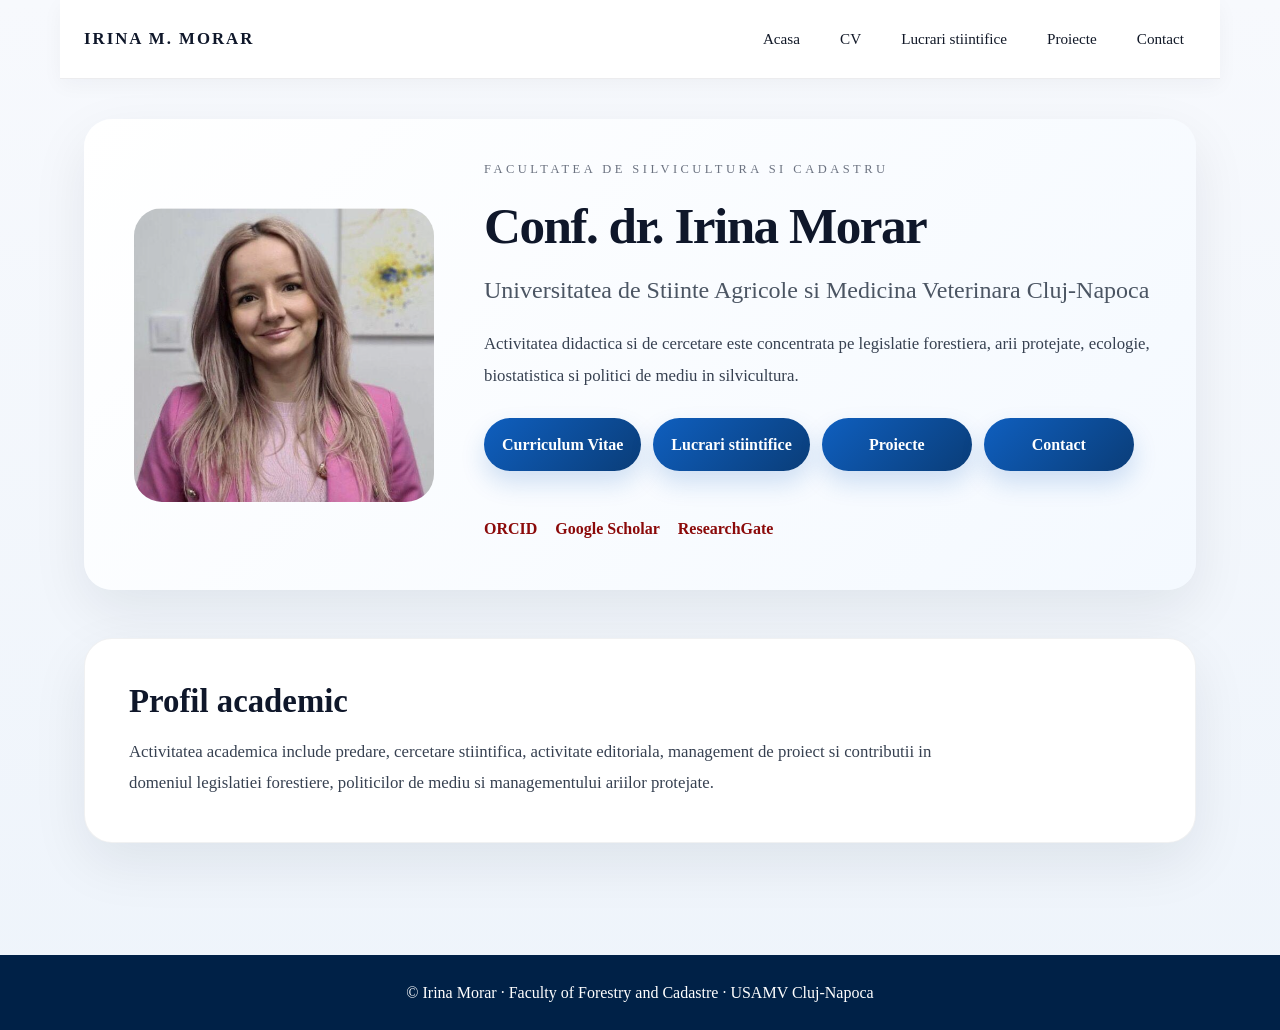
<file: index.html>
<!DOCTYPE html>
<html lang="ro">

<head>
  <meta charset="UTF-8">
  <meta name="viewport" content="width=device-width, initial-scale=1.0">
  <title>Conf. dr. Irina Morar</title>
  <link rel="stylesheet" href="style.css">
</head>

<body class="home-page">

<header>

  <div class="logo">
    Irina M. Morar
  </div>

  <nav>
    <a href="index.html">Acasa</a>
    <a href="cv.html">CV</a>
    <a href="publications.html">Lucrari stiintifice</a>
    <a href="projects.html">Proiecte</a>
    <a href="contact.html">Contact</a>
  </nav>

</header>

<main>

<section class="hero">

  <div class="hero-image">

    <img src="images/irina.png" alt="Irina Morar">

  </div>

  <div class="hero-content">

    <p class="faculty">
      FACULTATEA DE SILVICULTURA SI CADASTRU
    </p>

    <h1>
      Conf. dr. Irina Morar
    </h1>

    <h2>
      Universitatea de Stiinte Agricole si Medicina Veterinara
      Cluj-Napoca
    </h2>

    <p class="description">

      Activitatea didactica si de cercetare este concentrata pe
      legislatie forestiera, arii protejate, ecologie, biostatistica
      si politici de mediu in silvicultura.

    </p>

    <div class="buttons">

      <a href="cv.html">
        Curriculum Vitae
      </a>

      <a href="publications.html">
        Lucrari stiintifice
      </a>

      <a href="projects.html">
        Proiecte
      </a>

      <a href="contact.html">
        Contact
      </a>

    </div>

    <div class="academic-links">

      <a href="https://orcid.org/0000-0002-8441-366" target="_blank">ORCID</a>

      <a href="https://scholar.google.com/citations?user=jPo-xtcAAAAJ&hl=ro" target="_blank">Google Scholar</a>

      <a href="https://www.researchgate.net/profile/Irina-Morar" target="_blank">ResearchGate</a>

    </div>

  </div>

</section>



<section class="highlight">

  <h2>
    Profil academic
  </h2>

  <p>

    Activitatea academica include predare, cercetare stiintifica,
    activitate editoriala, management de proiect si contributii
    in domeniul legislatiei forestiere, politicilor de mediu si
    managementului ariilor protejate.

  </p>

</section>

</main>

<footer>

  <p>
    © Irina Morar · Faculty of Forestry and Cadastre · USAMV Cluj-Napoca
  </p>

</footer>

</body>

</html>
</file>
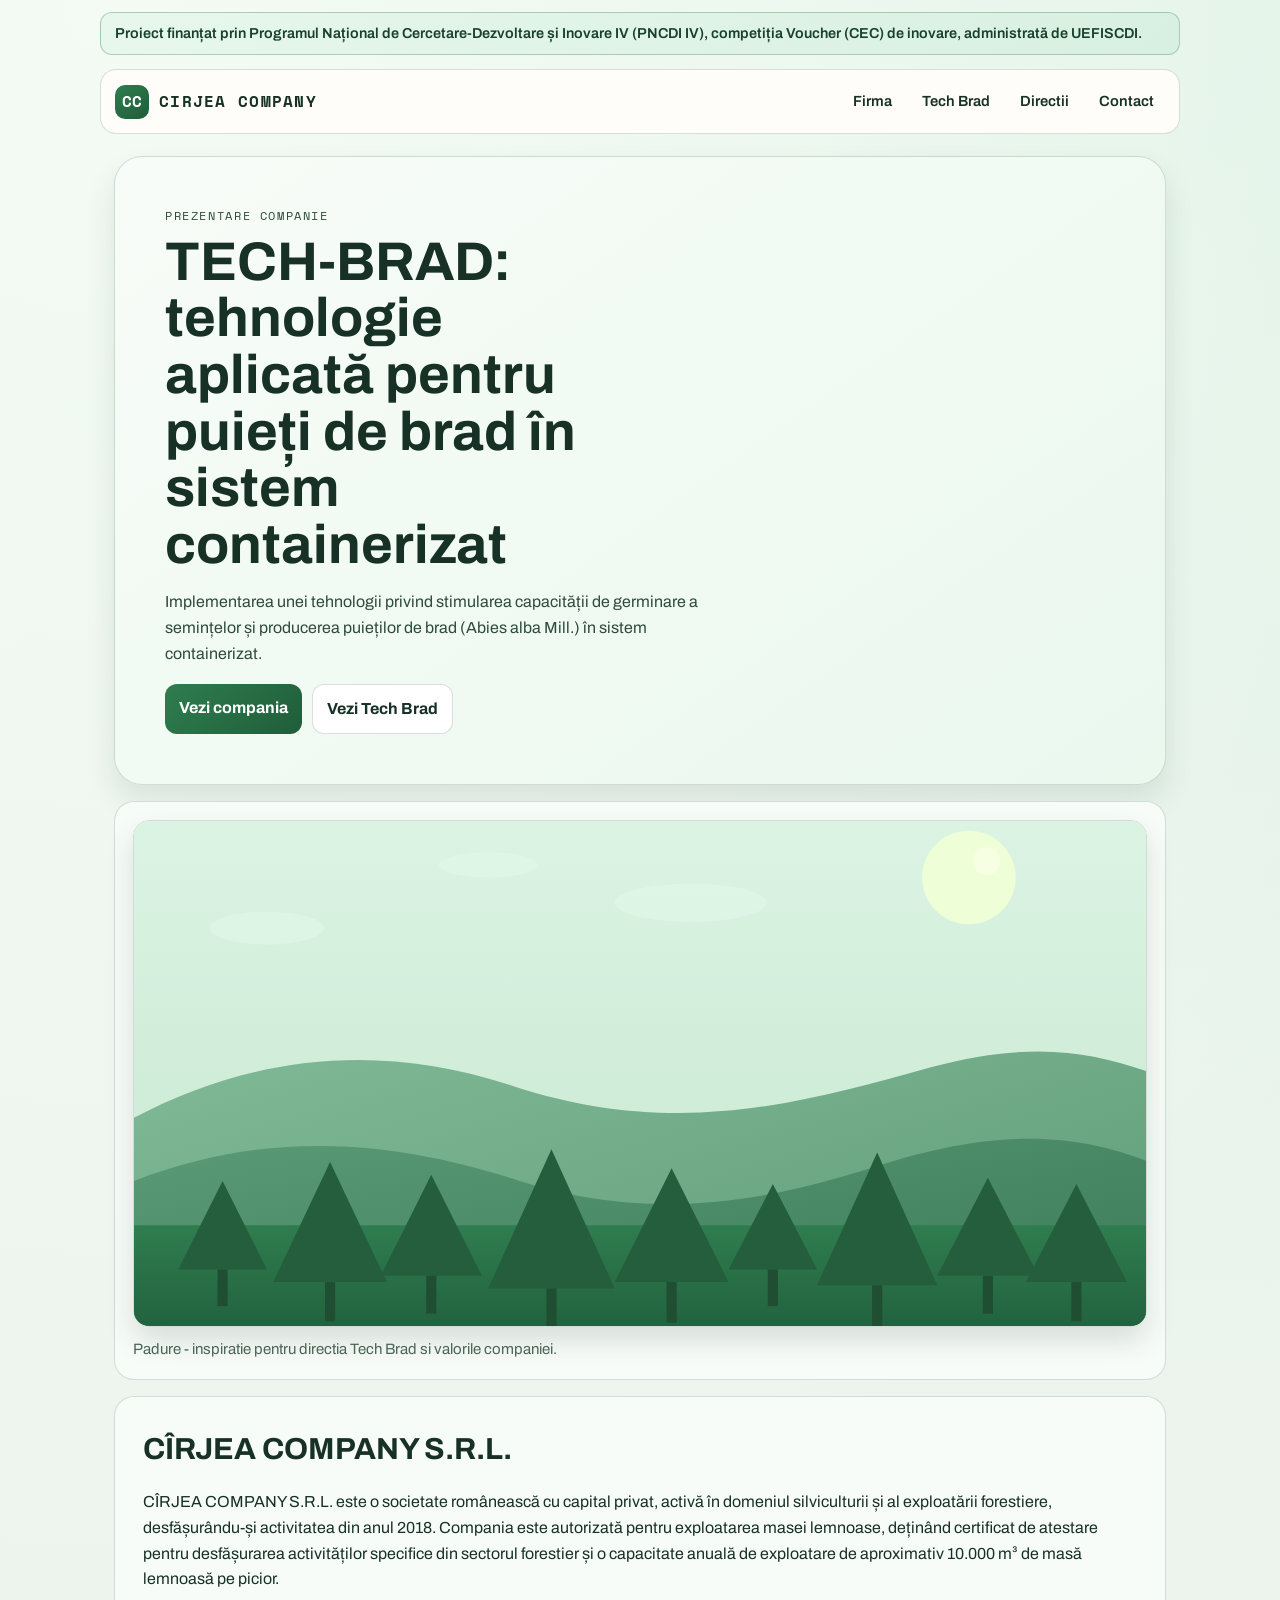
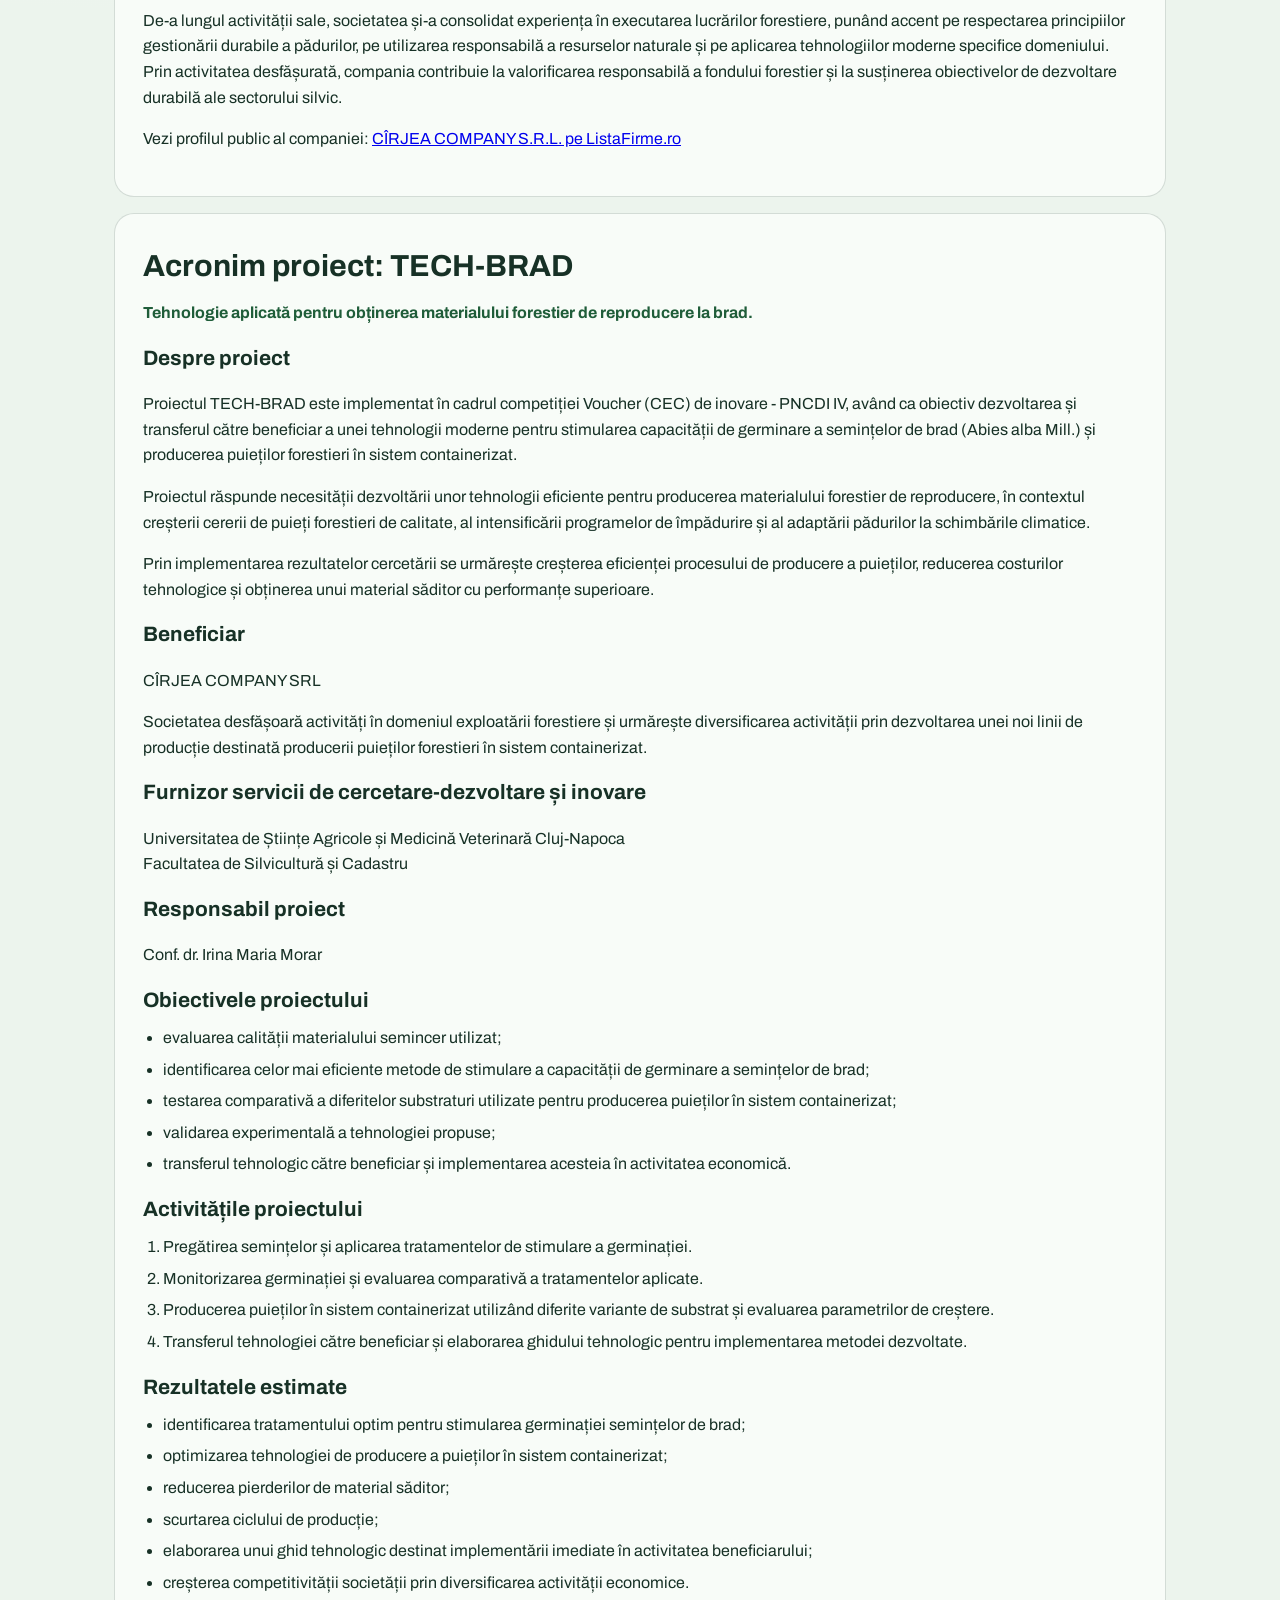
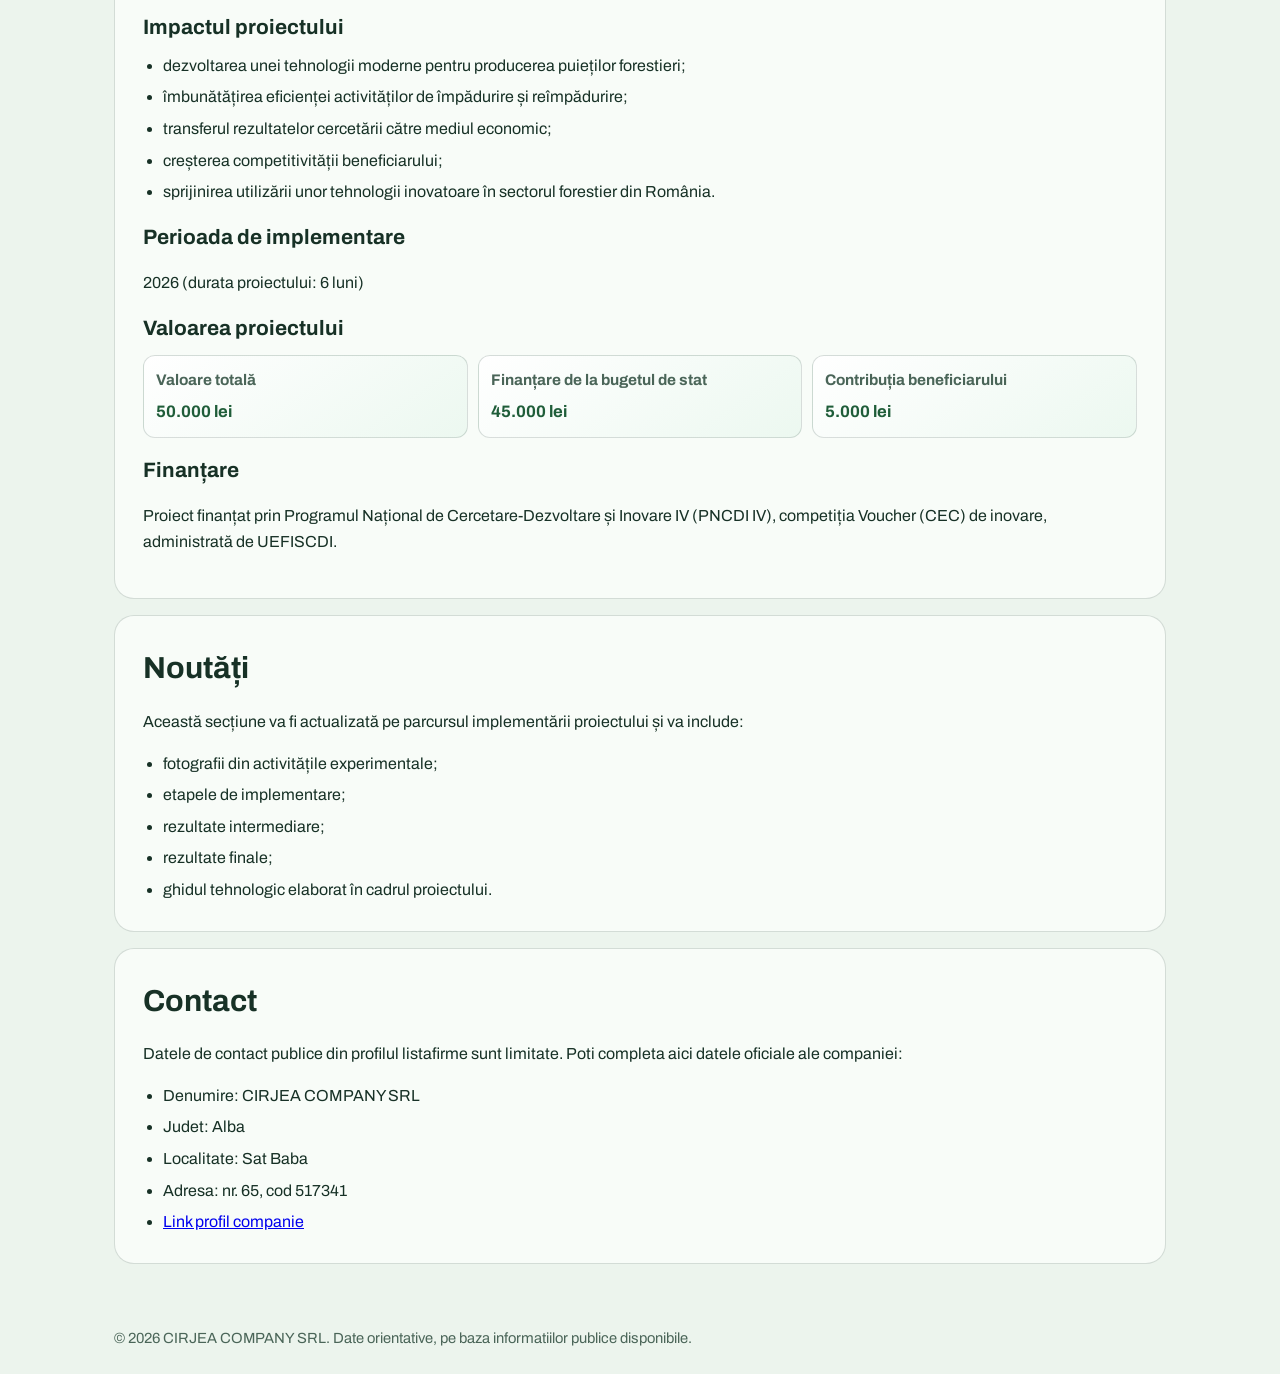
<file: alt-site/index.html>
<!doctype html>
<html lang="ro">
<head>
  <meta charset="utf-8">
  <meta name="viewport" content="width=device-width, initial-scale=1">
  <meta name="description" content="CIRJEA COMPANY SRL - prezentare companie si proiectul Tech Brad.">
  <title>CIRJEA COMPANY | Tech Brad</title>
  <link rel="preconnect" href="https://fonts.googleapis.com">
  <link rel="preconnect" href="https://fonts.gstatic.com" crossorigin>
  <link href="https://fonts.googleapis.com/css2?family=Archivo:wght@400;600;700;800&family=Space+Mono:wght@400;700&display=swap" rel="stylesheet">
  <link rel="stylesheet" href="style.css">
</head>
<body>
  <div class="funding-banner" role="note" aria-label="Informatii finantare proiect">
    Proiect finanțat prin Programul Național de Cercetare-Dezvoltare și Inovare IV (PNCDI IV),
    competiția Voucher (CEC) de inovare, administrată de UEFISCDI.
  </div>

  <header class="site-header">
    <a class="brand" href="#top">
      <span class="brand-mark">CC</span>
      <span class="brand-text">CIRJEA COMPANY</span>
    </a>
    <nav class="site-nav" id="siteNav">
      <a href="#firma">Firma</a>
      <a href="#tech-brad">Tech Brad</a>
      <a href="#directii">Directii</a>
      <a href="#contact">Contact</a>
    </nav>
    <button class="menu-btn" id="menuBtn" aria-label="Deschide meniul" aria-expanded="false">Meniu</button>
  </header>

  <main id="top">
    <section class="hero reveal">
      <p class="eyebrow">Prezentare companie</p>
      <h1>TECH-BRAD: tehnologie aplicată pentru puieți de brad în sistem containerizat</h1>
      <p>
        Implementarea unei tehnologii privind stimularea capacității de germinare a
        semințelor și producerea puieților de brad (Abies alba Mill.) în sistem
        containerizat.
      </p>
      <div class="hero-actions">
        <a class="btn btn-primary" href="#firma">Vezi compania</a>
        <a class="btn btn-outline" href="#tech-brad">Vezi Tech Brad</a>
      </div>
    </section>

    <section class="section reveal forest-section" aria-label="Imagine padure">
      <figure class="forest-figure">
        <img
          src="images/forest.svg"
          alt="Padure de conifere intr-o atmosfera naturala, verde"
          loading="lazy"
        >
        <figcaption>Padure - inspiratie pentru directia Tech Brad si valorile companiei.</figcaption>
      </figure>
    </section>

    <section class="section reveal" id="firma">
      <h2>CÎRJEA COMPANY S.R.L.</h2>
      <p>
        CÎRJEA COMPANY S.R.L. este o societate românească cu capital privat, activă în
        domeniul silviculturii și al exploatării forestiere, desfășurându-și activitatea
        din anul 2018. Compania este autorizată pentru exploatarea masei lemnoase,
        deținând certificat de atestare pentru desfășurarea activităților specifice din
        sectorul forestier și o capacitate anuală de exploatare de aproximativ 10.000 m³
        de masă lemnoasă pe picior.
      </p>
      <p>
        De-a lungul activității sale, societatea și-a consolidat experiența în executarea
        lucrărilor forestiere, punând accent pe respectarea principiilor gestionării
        durabile a pădurilor, pe utilizarea responsabilă a resurselor naturale și pe
        aplicarea tehnologiilor moderne specifice domeniului. Prin activitatea
        desfășurată, compania contribuie la valorificarea responsabilă a fondului
        forestier și la susținerea obiectivelor de dezvoltare durabilă ale sectorului
        silvic.
      </p>
      <p>
        Vezi profilul public al companiei:
        <a href="https://listafirme.ro/cirjea-company-srl-38892446/" target="_blank" rel="noopener noreferrer">CÎRJEA COMPANY S.R.L. pe ListaFirme.ro</a>
      </p>
    </section>

    <section class="section reveal" id="tech-brad">
      <h2>Acronim proiect: TECH-BRAD</h2>
      <p class="lead-text">
        Tehnologie aplicată pentru obținerea materialului forestier de reproducere la brad.
      </p>

      <h3>Despre proiect</h3>
      <p>
        Proiectul TECH-BRAD este implementat în cadrul competiției Voucher (CEC) de
        inovare - PNCDI IV, având ca obiectiv dezvoltarea și transferul către beneficiar
        a unei tehnologii moderne pentru stimularea capacității de germinare a semințelor
        de brad (Abies alba Mill.) și producerea puieților forestieri în sistem
        containerizat.
      </p>
      <p>
        Proiectul răspunde necesității dezvoltării unor tehnologii eficiente pentru
        producerea materialului forestier de reproducere, în contextul creșterii cererii
        de puieți forestieri de calitate, al intensificării programelor de împădurire și
        al adaptării pădurilor la schimbările climatice.
      </p>
      <p>
        Prin implementarea rezultatelor cercetării se urmărește creșterea eficienței
        procesului de producere a puieților, reducerea costurilor tehnologice și
        obținerea unui material săditor cu performanțe superioare.
      </p>

      <h3>Beneficiar</h3>
      <p>
        CÎRJEA COMPANY SRL
      </p>
      <p>
        Societatea desfășoară activități în domeniul exploatării forestiere și urmărește
        diversificarea activității prin dezvoltarea unei noi linii de producție destinată
        producerii puieților forestieri în sistem containerizat.
      </p>

      <h3>Furnizor servicii de cercetare-dezvoltare și inovare</h3>
      <p>
        Universitatea de Științe Agricole și Medicină Veterinară Cluj-Napoca<br>
        Facultatea de Silvicultură și Cadastru
      </p>

      <h3>Responsabil proiect</h3>
      <p>Conf. dr. Irina Maria Morar</p>

      <h3>Obiectivele proiectului</h3>
      <ul>
        <li>evaluarea calității materialului semincer utilizat;</li>
        <li>identificarea celor mai eficiente metode de stimulare a capacității de germinare a semințelor de brad;</li>
        <li>testarea comparativă a diferitelor substraturi utilizate pentru producerea puieților în sistem containerizat;</li>
        <li>validarea experimentală a tehnologiei propuse;</li>
        <li>transferul tehnologic către beneficiar și implementarea acesteia în activitatea economică.</li>
      </ul>

      <h3>Activitățile proiectului</h3>
      <ol>
        <li>Pregătirea semințelor și aplicarea tratamentelor de stimulare a germinației.</li>
        <li>Monitorizarea germinației și evaluarea comparativă a tratamentelor aplicate.</li>
        <li>Producerea puieților în sistem containerizat utilizând diferite variante de substrat și evaluarea parametrilor de creștere.</li>
        <li>Transferul tehnologiei către beneficiar și elaborarea ghidului tehnologic pentru implementarea metodei dezvoltate.</li>
      </ol>

      <h3>Rezultatele estimate</h3>
      <ul>
        <li>identificarea tratamentului optim pentru stimularea germinației semințelor de brad;</li>
        <li>optimizarea tehnologiei de producere a puieților în sistem containerizat;</li>
        <li>reducerea pierderilor de material săditor;</li>
        <li>scurtarea ciclului de producție;</li>
        <li>elaborarea unui ghid tehnologic destinat implementării imediate în activitatea beneficiarului;</li>
        <li>creșterea competitivității societății prin diversificarea activității economice.</li>
      </ul>

      <h3>Impactul proiectului</h3>
      <ul>
        <li>dezvoltarea unei tehnologii moderne pentru producerea puieților forestieri;</li>
        <li>îmbunătățirea eficienței activităților de împădurire și reîmpădurire;</li>
        <li>transferul rezultatelor cercetării către mediul economic;</li>
        <li>creșterea competitivității beneficiarului;</li>
        <li>sprijinirea utilizării unor tehnologii inovatoare în sectorul forestier din România.</li>
      </ul>

      <h3>Perioada de implementare</h3>
      <p>2026 (durata proiectului: 6 luni)</p>

      <h3>Valoarea proiectului</h3>
      <div class="info-grid">
        <article>
          <h4>Valoare totală</h4>
          <p>50.000 lei</p>
        </article>
        <article>
          <h4>Finanțare de la bugetul de stat</h4>
          <p>45.000 lei</p>
        </article>
        <article>
          <h4>Contribuția beneficiarului</h4>
          <p>5.000 lei</p>
        </article>
      </div>

      <h3>Finanțare</h3>
      <p>
        Proiect finanțat prin Programul Național de Cercetare-Dezvoltare și Inovare IV
        (PNCDI IV), competiția Voucher (CEC) de inovare, administrată de UEFISCDI.
      </p>
    </section>

    <section class="section reveal" id="directii">
      <h2>Noutăți</h2>
      <p>Această secțiune va fi actualizată pe parcursul implementării proiectului și va include:</p>
      <ul>
        <li>fotografii din activitățile experimentale;</li>
        <li>etapele de implementare;</li>
        <li>rezultate intermediare;</li>
        <li>rezultate finale;</li>
        <li>ghidul tehnologic elaborat în cadrul proiectului.</li>
      </ul>
    </section>

    <section class="section reveal" id="contact">
      <h2>Contact</h2>
      <p>Datele de contact publice din profilul listafirme sunt limitate. Poti completa aici datele oficiale ale companiei:</p>
      <ul>
        <li>Denumire: CIRJEA COMPANY SRL</li>
        <li>Judet: Alba</li>
        <li>Localitate: Sat Baba</li>
        <li>Adresa: nr. 65, cod 517341</li>
        <li><a href="https://listafirme.ro/cirjea-company-srl-38892446/" target="_blank" rel="noopener noreferrer">Link profil companie</a></li>
      </ul>
    </section>
  </main>

  <footer class="site-footer">
    <p>© 2026 CIRJEA COMPANY SRL. Date orientative, pe baza informatiilor publice disponibile.</p>
  </footer>

  <script src="script.js"></script>
</body>
</html>
</file>
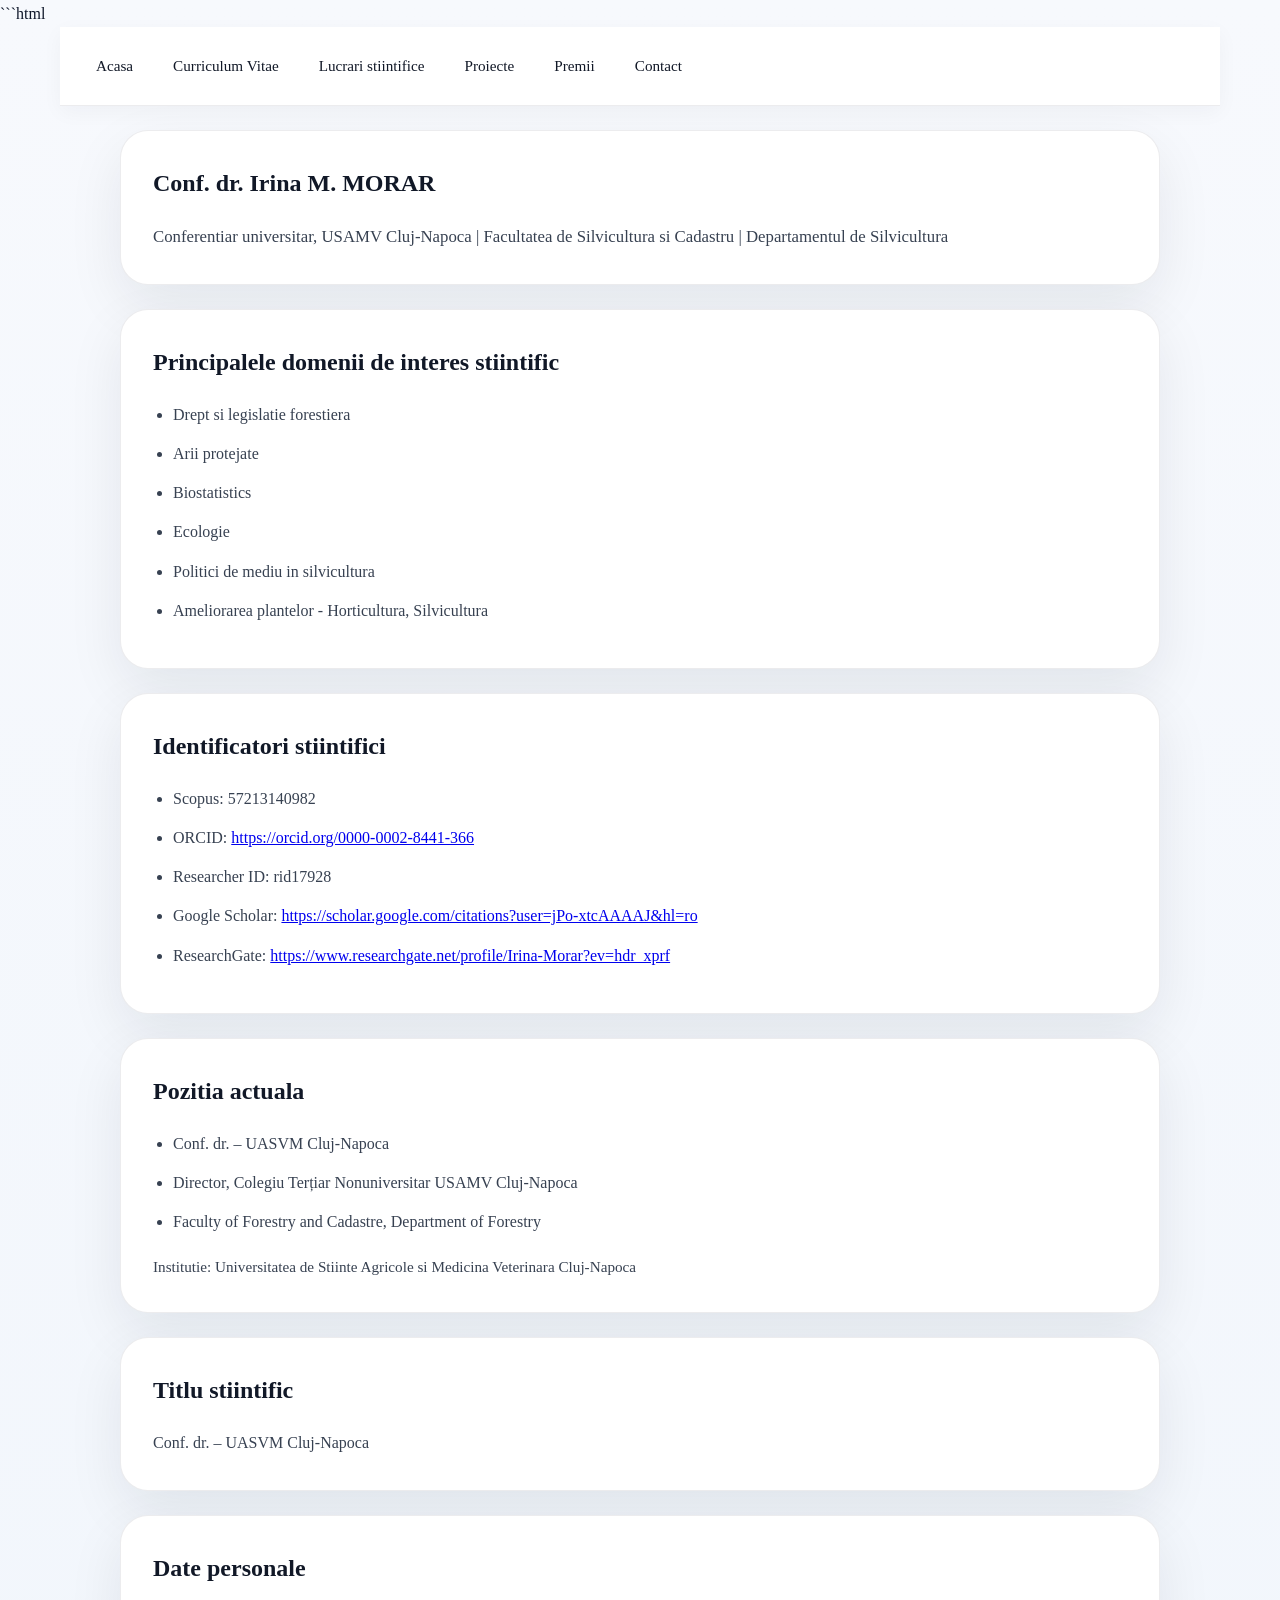
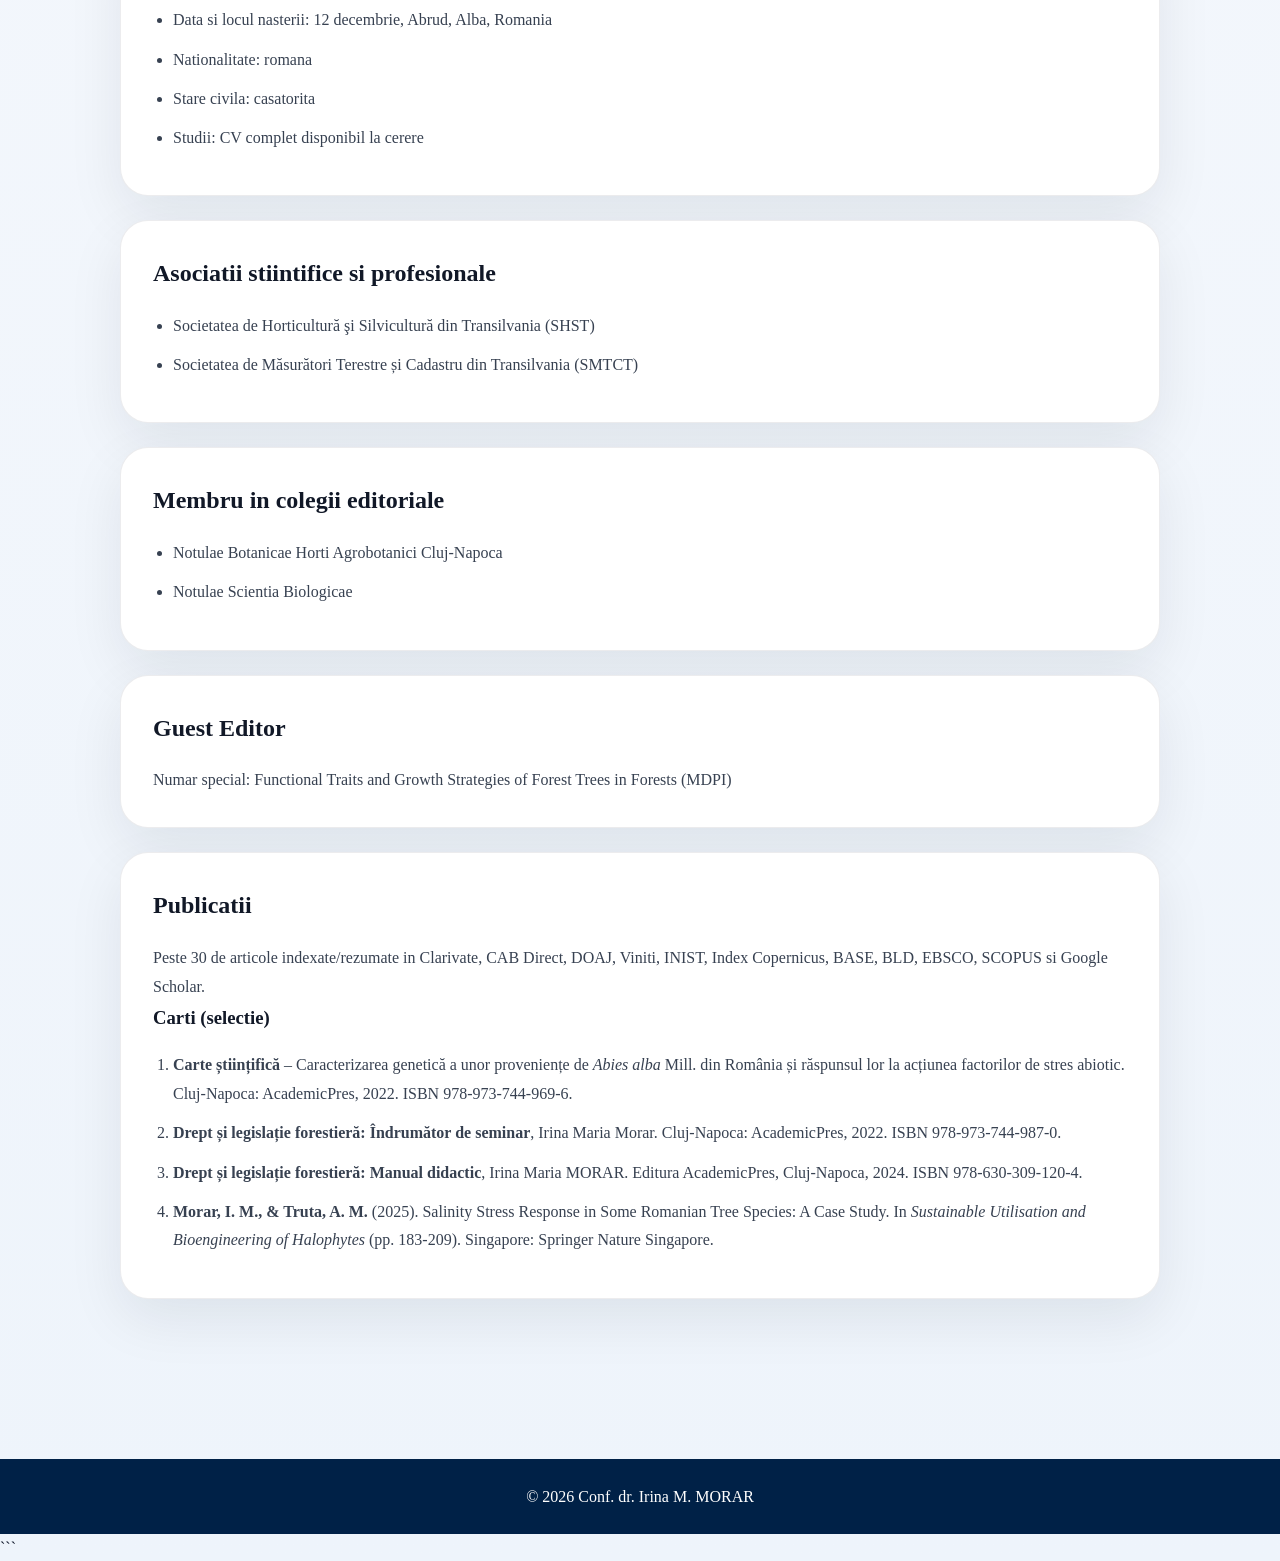
<file: about.html>
```html
<!DOCTYPE html>
<html lang="ro">

<head>
    <meta charset="UTF-8">
    <meta name="viewport" content="width=device-width, initial-scale=1.0">
    <title>Curriculum Vitae - Irina Morar</title>
    <link rel="stylesheet" href="style.css">
</head>

<body>

<header>
    <nav>
        <a href="index.html">Acasa</a>
        <a href="about.html">Curriculum Vitae</a>
        <a href="publications.html">Lucrari stiintifice</a>
        <a href="projects.html">Proiecte</a>
        <a href="awards.html">Premii</a>
        <a href="contact.html">Contact</a>
    </nav>
</header>

<main>
    <div class="container">

        <section class="section">
            <h1>Conf. dr. Irina M. MORAR</h1>
            <p class="subtitle">Conferentiar universitar, USAMV Cluj-Napoca | Facultatea de Silvicultura si Cadastru | Departamentul de Silvicultura</p>
        </section>

        <section class="section">
            <h2>Principalele domenii de interes stiintific</h2>
            <ul>
                <li>Drept si legislatie forestiera</li>
                <li>Arii protejate</li>
                <li>Biostatistics</li>
                <li>Ecologie</li>
                <li>Politici de mediu in silvicultura</li>
                <li>Ameliorarea plantelor - Horticultura, Silvicultura</li>
            </ul>
        </section>

        <section class="section">
            <h2>Identificatori stiintifici</h2>
            <ul>
                <li>Scopus: 57213140982</li>
                <li>ORCID: <a href="https://orcid.org/0000-0002-8441-366" target="_blank" rel="noreferrer">https://orcid.org/0000-0002-8441-366</a></li>
                <li>Researcher ID: rid17928</li>
                <li>Google Scholar: <a href="https://scholar.google.com/citations?user=jPo-xtcAAAAJ&amp;hl=ro" target="_blank" rel="noreferrer">https://scholar.google.com/citations?user=jPo-xtcAAAAJ&amp;hl=ro</a></li>
                <li>ResearchGate: <a href="https://www.researchgate.net/profile/Irina-Morar?ev=hdr_xprf" target="_blank" rel="noreferrer">https://www.researchgate.net/profile/Irina-Morar?ev=hdr_xprf</a></li>
            </ul>
        </section>

        <section class="section">
            <h2>Pozitia actuala</h2>
            <ul>
                <li>Conf. dr. – UASVM Cluj-Napoca</li>
                <li>Director, Colegiu Terțiar Nonuniversitar USAMV Cluj-Napoca</li>
                <li>Faculty of Forestry and Cadastre, Department of Forestry</li>
            </ul>
            <p class="small-note">Institutie: Universitatea de Stiinte Agricole si Medicina Veterinara Cluj-Napoca</p>
        </section>

        <section class="section">
            <h2>Titlu stiintific</h2>
            <p>Conf. dr. – UASVM Cluj-Napoca</p>
        </section>

        <section class="section">
            <h2>Date personale</h2>
            <ul>
                <li>Data si locul nasterii: 12 decembrie, Abrud, Alba, Romania</li>
                <li>Nationalitate: romana</li>
                <li>Stare civila: casatorita</li>
                <li>Studii: CV complet disponibil la cerere</li>
            </ul>
        </section>

        <section class="section">
            <h2>Asociatii stiintifice si profesionale</h2>
            <ul>
                <li>Societatea de Horticultură şi Silvicultură din Transilvania (SHST)</li>
                <li>Societatea de Măsurători Terestre și Cadastru din Transilvania (SMTCT)</li>
            </ul>
        </section>

        <section class="section">
            <h2>Membru in colegii editoriale</h2>
            <ul>
                <li>Notulae Botanicae Horti Agrobotanici Cluj-Napoca</li>
                <li>Notulae Scientia Biologicae</li>
            </ul>
        </section>

        <section class="section">
            <h2>Guest Editor</h2>
            <p>Numar special: Functional Traits and Growth Strategies of Forest Trees in Forests (MDPI)</p>
        </section>

        <section class="section">
            <h2>Publicatii</h2>
            <p>Peste 30 de articole indexate/rezumate in Clarivate, CAB Direct, DOAJ, Viniti, INIST, Index Copernicus, BASE, BLD, EBSCO, SCOPUS si Google Scholar.</p>
            <h3>Carti (selectie)</h3>
            <ol>
                <li><strong>Carte științifică</strong> – Caracterizarea genetică a unor proveniențe de <em>Abies alba</em> Mill. din România și răspunsul lor la acțiunea factorilor de stres abiotic. Cluj-Napoca: AcademicPres, 2022. ISBN 978-973-744-969-6.</li>
                <li><strong>Drept și legislație forestieră: Îndrumător de seminar</strong>, Irina Maria Morar. Cluj-Napoca: AcademicPres, 2022. ISBN 978-973-744-987-0.</li>
                <li><strong>Drept și legislație forestieră: Manual didactic</strong>, Irina Maria MORAR. Editura AcademicPres, Cluj-Napoca, 2024. ISBN 978-630-309-120-4.</li>
                <li><strong>Morar, I. M., &amp; Truta, A. M.</strong> (2025). Salinity Stress Response in Some Romanian Tree Species: A Case Study. In <em>Sustainable Utilisation and Bioengineering of Halophytes</em> (pp. 183-209). Singapore: Springer Nature Singapore.</li>
            </ol>
        </section>

    </div>
</main>

<footer>
    <p>© 2026 Conf. dr. Irina M. MORAR</p>
</footer>

</body>

</html>
```
</file>
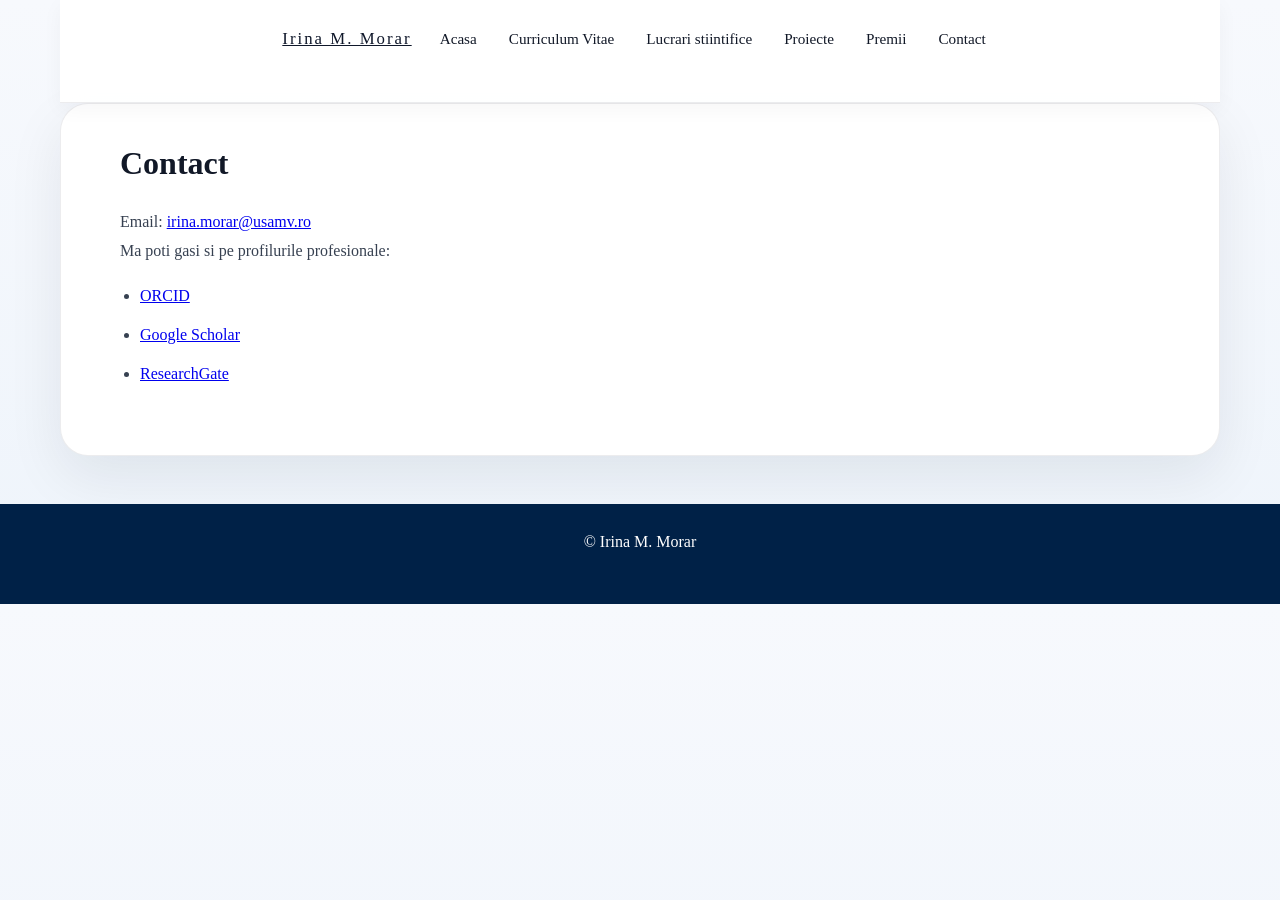
<file: contact.html>
<!DOCTYPE html>
<html lang="ro">
<head>
  <meta charset="utf-8">
  <meta name="viewport" content="width=device-width,initial-scale=1">
  <title>Contact | Irina M. Morar</title>
  <link rel="stylesheet" href="style.css">
  </head>
<body>
  <header class="site-header">
    <div class="container header-inner">
      <div class="brand"><a href="index.html">Irina M. Morar</a></div>
      <nav class="nav-links">
        <a href="index.html">Acasa</a>
        <a href="about.html">Curriculum Vitae</a>
        <a href="publications.html">Lucrari stiintifice</a>
        <a href="projects.html">Proiecte</a>
        <a href="awards.html">Premii</a>
        <a href="contact.html">Contact</a>
      </nav>
    </div>
  </header>
  <main class="section">
    <div class="container">
      <h1>Contact</h1>
      <p>Email: <a href="mailto:irina.morar@usamv.ro">irina.morar@usamv.ro</a></p>
      <p>Ma poti gasi si pe profilurile profesionale:</p>
      <ul>
        <li><a href="https://orcid.org/0000-0002-8441-366" target="_blank">ORCID</a></li>
        <li><a href="https://scholar.google.com/citations?user=jPo-xtcAAAAJ&hl=ro" target="_blank">Google Scholar</a></li>
        <li><a href="https://www.researchgate.net/profile/Irina-Morar" target="_blank">ResearchGate</a></li>
      </ul>
    </div>
  </main>
  <footer class="site-footer"><div class="container">© Irina M. Morar</div></footer>
</body>
</html>
</file>
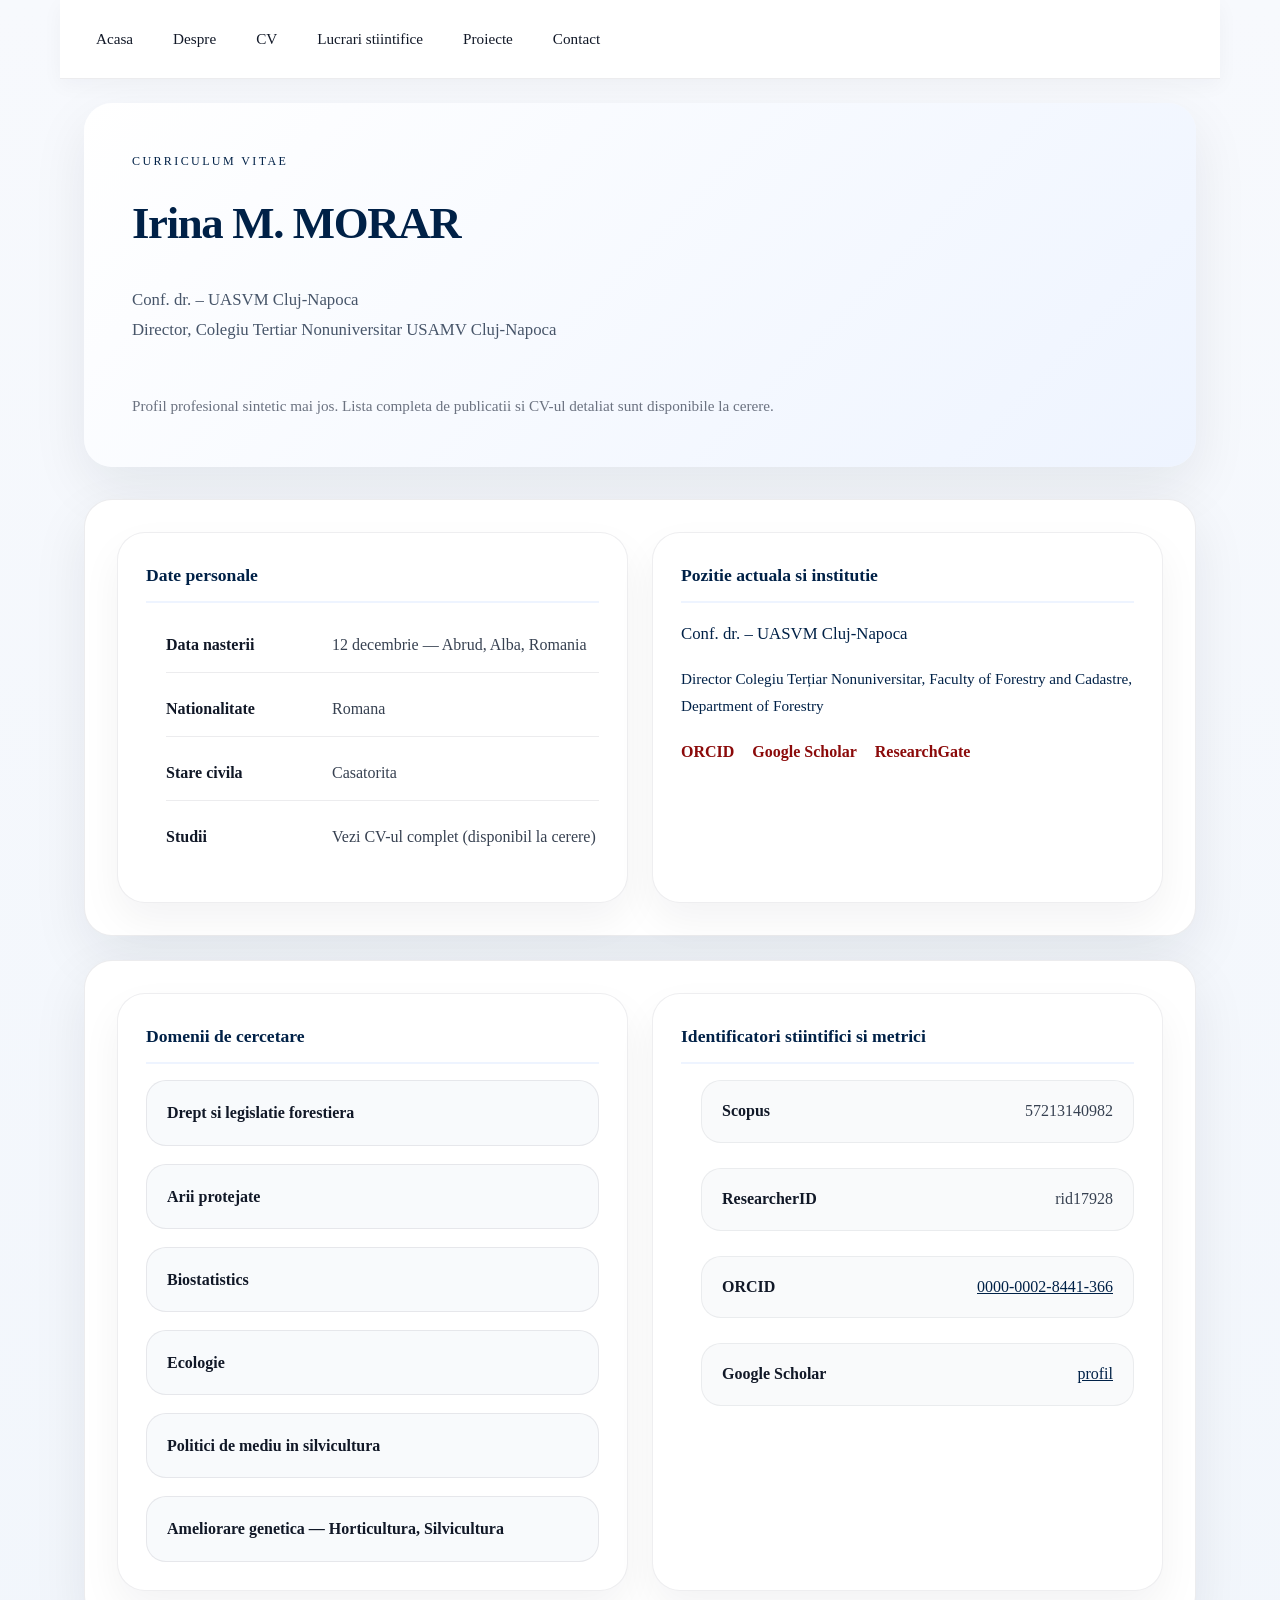
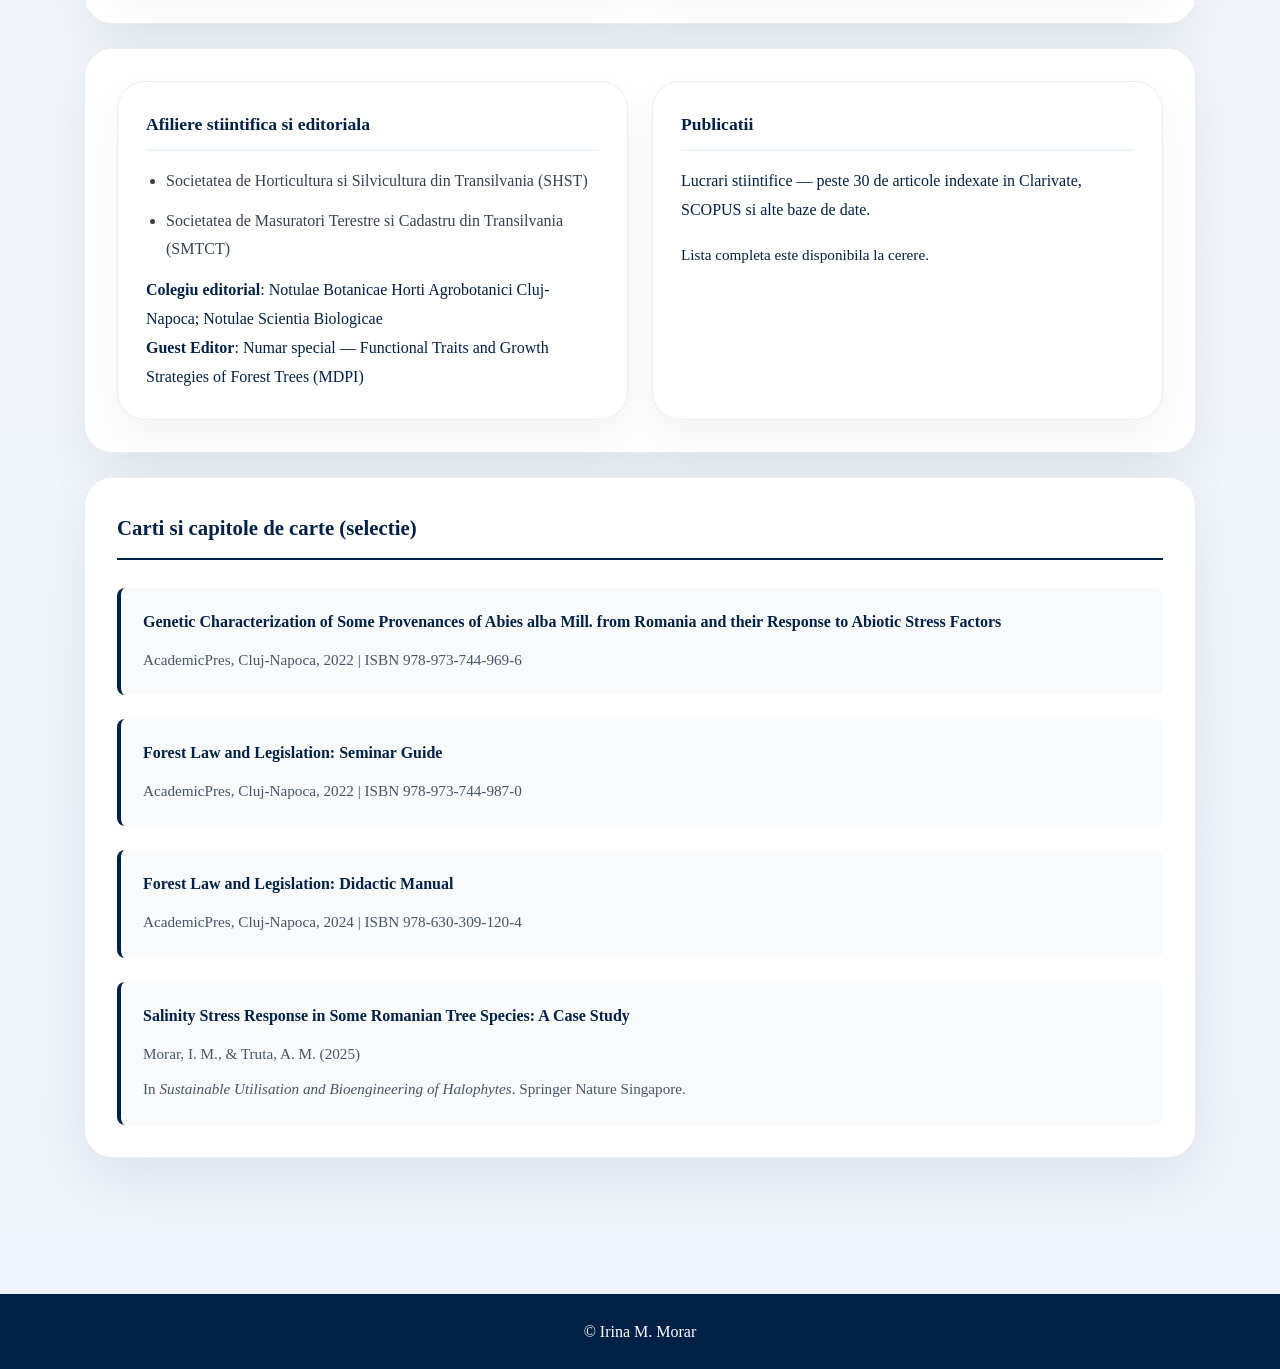
<file: cv.html>
<!DOCTYPE html>
<html lang="ro">

<head>
    <meta charset="UTF-8">
    <meta name="viewport" content="width=device-width, initial-scale=1.0">
    <title>Curriculum Vitae | Irina M. Morar</title>
    <link rel="stylesheet" href="style.css">
</head>

<body>

<header>
    <nav>
        <a href="index.html">Acasa</a>
        <a href="about.html">Despre</a>
        <a href="cv.html">CV</a>
        <a href="publications.html">Lucrari stiintifice</a>
        <a href="projects.html">Proiecte</a>
        <a href="contact.html">Contact</a>
    </nav>
</header>

<main class="cv-page">
    <section class="page-hero" style="background: linear-gradient(135deg, #ffffff 0%, #eef4ff 100%); margin-bottom: 32px;">
        <div class="hero-content">
            <div class="faculty" style="letter-spacing: 0.2em; font-size: 0.75rem; color: #002147; margin-bottom: 8px;">CURRICULUM VITAE</div>
            <h1 style="font-size: 2.8rem; color: #002147; margin-bottom: 16px; line-height: 1.1;">Irina M. MORAR</h1>
            <p class="subtitle" style="font-size: 1.05rem; color: #475569; margin-bottom: 12px;">Conf. dr. – UASVM Cluj-Napoca<br/>Director, Colegiu Tertiar Nonuniversitar USAMV Cluj-Napoca</p>
            <p class="small-note" style="color: #6b7280; font-size: 0.95rem;">Profil profesional sintetic mai jos. Lista completa de publicatii si CV-ul detaliat sunt disponibile la cerere.</p>
        </div>
    </section>

    <section class="section">
        <div class="info-grid">
            <div class="info-card">
                <h3 class="card-highlight" style="font-size: 1.1rem; color: #002147; margin-bottom: 16px; border-bottom: 2px solid #eef4ff; padding-bottom: 10px;">Date personale</h3>
                <ul class="personal-list">
                    <li><span>Data nasterii</span><div>12 decembrie — Abrud, Alba, Romania</div></li>
                    <li><span>Nationalitate</span><div>Romana</div></li>
                    <li><span>Stare civila</span><div>Casatorita</div></li>
                    <li><span>Studii</span><div>Vezi CV-ul complet (disponibil la cerere)</div></li>
                </ul>
            </div>

            <div class="info-card">
                <h3 class="card-highlight" style="font-size: 1.1rem; color: #002147; margin-bottom: 16px; border-bottom: 2px solid #eef4ff; padding-bottom: 10px;">Pozitie actuala si institutie</h3>
                <p class="subtitle">Conf. dr. – UASVM Cluj-Napoca</p>
                <p class="small-note">Director Colegiu Terțiar Nonuniversitar, Faculty of Forestry and Cadastre, Department of Forestry</p>
                <div class="academic-links" style="margin-top:12px;">
                    <a href="https://orcid.org/0000-0002-8441-366" target="_blank" rel="noreferrer">ORCID</a>
                    <a href="https://scholar.google.com/citations?user=jPo-xtcAAAAJ&amp;hl=ro" target="_blank" rel="noreferrer">Google Scholar</a>
                    <a href="https://www.researchgate.net/profile/Irina-Morar?ev=hdr_xprf" target="_blank" rel="noreferrer">ResearchGate</a>
                </div>
            </div>
        </div>
    </section>

    <section class="section">
        <div class="card-grid">
            <div class="info-card">
                <h3 class="card-highlight" style="font-size: 1.1rem; color: #002147; margin-bottom: 16px; border-bottom: 2px solid #eef4ff; padding-bottom: 10px;">Domenii de cercetare</h3>
                <div class="interest-grid">
                    <div class="interest-card">Drept si legislatie forestiera</div>
                    <div class="interest-card">Arii protejate</div>
                    <div class="interest-card">Biostatistics</div>
                    <div class="interest-card">Ecologie</div>
                    <div class="interest-card">Politici de mediu in silvicultura</div>
                    <div class="interest-card">Ameliorare genetica — Horticultura, Silvicultura</div>
                </div>
            </div>

            <div class="info-card">
                <h3 class="card-highlight" style="font-size: 1.1rem; color: #002147; margin-bottom: 16px; border-bottom: 2px solid #eef4ff; padding-bottom: 10px;">Identificatori stiintifici si metrici</h3>
                <ul class="profile-list">
                    <li><strong>Scopus</strong><span>57213140982</span></li>
                    <li><strong>ResearcherID</strong><span>rid17928</span></li>
                    <li><strong>ORCID</strong><a href="https://orcid.org/0000-0002-8441-366" target="_blank" rel="noreferrer">0000-0002-8441-366</a></li>
                    <li><strong>Google Scholar</strong><a href="https://scholar.google.com/citations?user=jPo-xtcAAAAJ&amp;hl=ro" target="_blank" rel="noreferrer">profil</a></li>
                </ul>
            </div>
        </div>
    </section>

    <section class="section">
        <div class="info-grid">
            <div class="info-card">
                <h3 class="card-highlight" style="font-size: 1.1rem; color: #002147; margin-bottom: 16px; border-bottom: 2px solid #eef4ff; padding-bottom: 10px;">Afiliere stiintifica si editoriala</h3>
                <ul>
                    <li>Societatea de Horticultura si Silvicultura din Transilvania (SHST)</li>
                    <li>Societatea de Masuratori Terestre si Cadastru din Transilvania (SMTCT)</li>
                </ul>
                <p style="margin-top:12px;"><strong>Colegiu editorial</strong>: Notulae Botanicae Horti Agrobotanici Cluj-Napoca; Notulae Scientia Biologicae</p>
                <p><strong>Guest Editor</strong>: Numar special — Functional Traits and Growth Strategies of Forest Trees (MDPI)</p>
            </div>

            <div class="info-card">
                <h3 class="card-highlight" style="font-size: 1.1rem; color: #002147; margin-bottom: 16px; border-bottom: 2px solid #eef4ff; padding-bottom: 10px;">Publicatii</h3>
                <p>Lucrari stiintifice — peste 30 de articole indexate in Clarivate, SCOPUS si alte baze de date.</p>
                <p class="small-note">Lista completa este disponibila la cerere.</p>
            </div>
        </div>
    </section>

    <section class="section">
        <h2 style="margin-bottom: 28px; color: #002147; font-size: 1.3rem; border-bottom: 2px solid #002147; padding-bottom: 12px;">Carti si capitole de carte (selectie)</h2>
        <div style="display: grid; gap: 24px; margin-top: 24px;">
            <div style="background: #f8fafc; border-left: 4px solid #002147; padding: 22px; border-radius: 8px;">
                <p style="margin: 0 0 12px; color: #002147; font-weight: 700; line-height: 1.5;"><strong>Genetic Characterization of Some Provenances of Abies alba Mill. from Romania and their Response to Abiotic Stress Factors</strong></p>
                <p style="margin: 0; color: #475569; font-size: 0.95rem;">AcademicPres, Cluj-Napoca, 2022 | ISBN 978-973-744-969-6</p>
            </div>
            <div style="background: #f8fafc; border-left: 4px solid #002147; padding: 22px; border-radius: 8px;">
                <p style="margin: 0 0 12px; color: #002147; font-weight: 700; line-height: 1.5;"><strong>Forest Law and Legislation: Seminar Guide</strong></p>
                <p style="margin: 0; color: #475569; font-size: 0.95rem;">AcademicPres, Cluj-Napoca, 2022 | ISBN 978-973-744-987-0</p>
            </div>
            <div style="background: #f8fafc; border-left: 4px solid #002147; padding: 22px; border-radius: 8px;">
                <p style="margin: 0 0 12px; color: #002147; font-weight: 700; line-height: 1.5;"><strong>Forest Law and Legislation: Didactic Manual</strong></p>
                <p style="margin: 0; color: #475569; font-size: 0.95rem;">AcademicPres, Cluj-Napoca, 2024 | ISBN 978-630-309-120-4</p>
            </div>
            <div style="background: #f8fafc; border-left: 4px solid #002147; padding: 22px; border-radius: 8px;">
                <p style="margin: 0 0 12px; color: #002147; font-weight: 700; line-height: 1.5;"><strong>Salinity Stress Response in Some Romanian Tree Species: A Case Study</strong></p>
                <p style="margin: 0 0 8px; color: #475569; font-size: 0.95rem;">Morar, I. M., &amp; Truta, A. M. (2025)</p>
                <p style="margin: 0; color: #475569; font-size: 0.95rem;">In <em>Sustainable Utilisation and Bioengineering of Halophytes</em>. Springer Nature Singapore.</p>
            </div>
        </div>
    </section>
</main>

<footer>

    © Irina M. Morar

</footer>

</body>
</html>
</file>
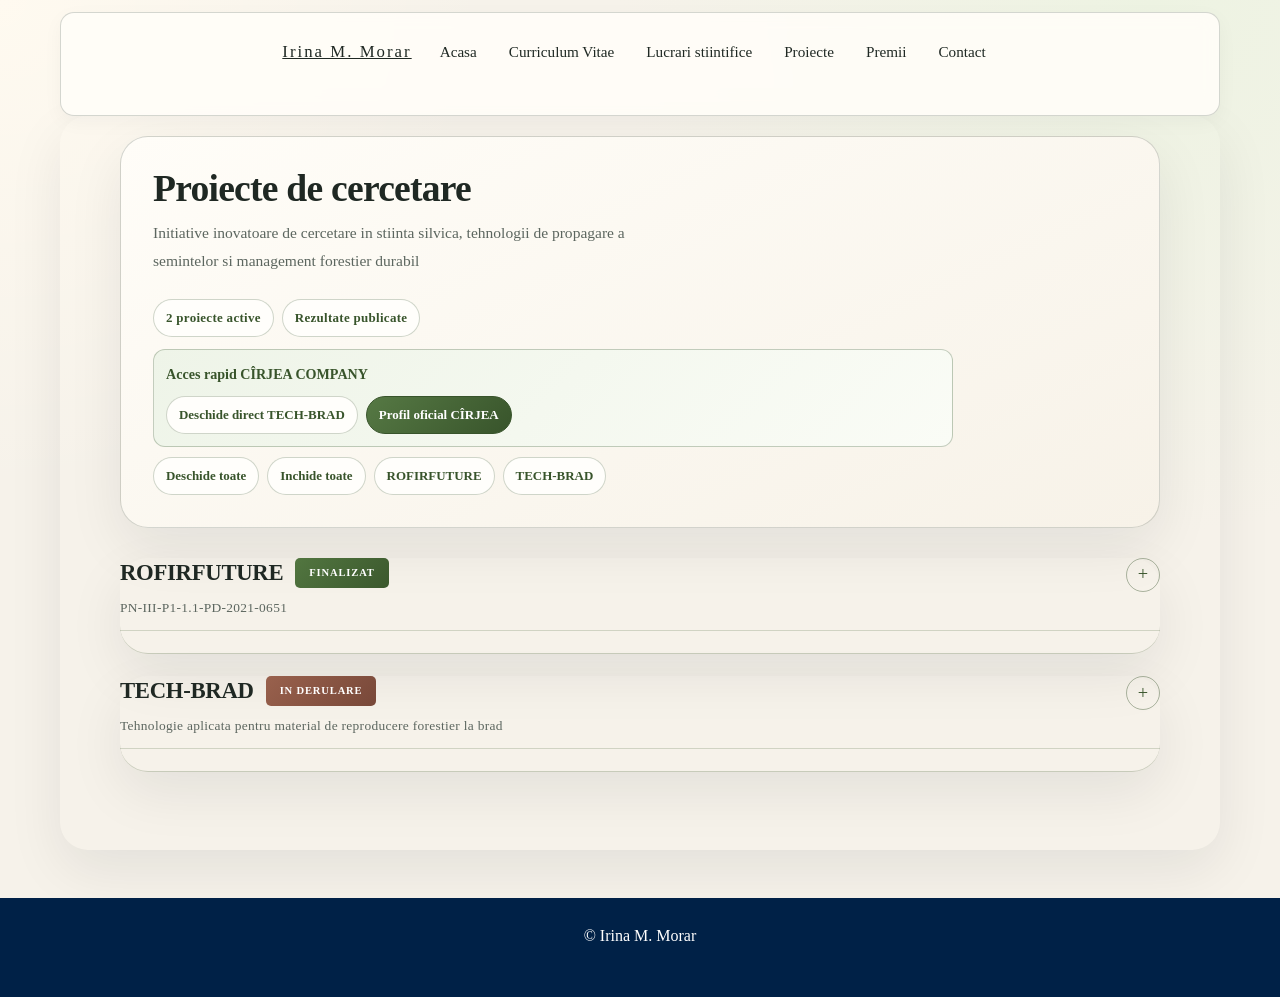
<file: projects.html>
<!doctype html>
<html lang="ro">
<head>
  <meta charset="utf-8">
  <meta name="viewport" content="width=device-width,initial-scale=1">
  <title>Proiecte | Irina M. Morar</title>
  <link rel="stylesheet" href="style.css">
  <link rel="stylesheet" href="projects.css">
  </head>
<body class="projects-page">
  <header class="site-header">
    <div class="container header-inner">
      <div class="brand"><a href="index.html">Irina M. Morar</a></div>
      <nav class="nav-links">
        <a href="index.html">Acasa</a>
        <a href="about.html">Curriculum Vitae</a>
        <a href="publications.html">Lucrari stiintifice</a>
        <a href="projects.html">Proiecte</a>
        <a href="awards.html">Premii</a>
        <a href="contact.html">Contact</a>
      </nav>
    </div>
  </header>
  <main class="section">
    <div class="container">
      <div class="projects-header">
        <div class="projects-header-content">
          <h1>Proiecte de cercetare</h1>
          <p class="projects-subtitle">Initiative inovatoare de cercetare in stiinta silvica, tehnologii de propagare a semintelor si management forestier durabil</p>
          <div class="projects-meta">
            <span class="meta-badge">2 proiecte active</span>
            <span class="meta-badge">Rezultate publicate</span>
          </div>
          <div class="cirjea-fast-access" aria-label="Acces rapid CÎRJEA COMPANY">
            <p class="cirjea-fast-title">Acces rapid CÎRJEA COMPANY</p>
            <div class="cirjea-fast-actions">
              <button type="button" class="projects-action-btn open-project-btn" data-target="proj-tech-brad">Deschide direct TECH-BRAD</button>
              <a class="projects-action-link" href="https://listafirme.ro/cirjea-company-srl-38892446/" target="_blank" rel="noopener">Profil oficial CÎRJEA</a>
            </div>
          </div>
          <div class="projects-actions" aria-label="Actiuni rapide proiecte">
            <button type="button" class="projects-action-btn" data-action="expand-all">Deschide toate</button>
            <button type="button" class="projects-action-btn" data-action="collapse-all">Inchide toate</button>
            <a class="projects-action-link" href="#proj-rofirfuture">ROFIRFUTURE</a>
            <a class="projects-action-link" href="#proj-tech-brad">TECH-BRAD</a>
          </div>
        </div>
      </div>

      <div class="project-list">
        <article class="project-card project-card-active" id="proj-rofirfuture">
          <div class="project-header">
            <div class="project-title-section">
              <div class="project-title-with-badge">
                <h2>ROFIRFUTURE</h2>
                <span class="project-badge badge-completed">Finalizat</span>
              </div>
              <p class="project-tag">PN-III-P1-1.1-PD-2021-0651</p>
            </div>
            <button class="project-toggle" aria-expanded="false" aria-label="Extinde detaliile proiectului">
              <span class="toggle-icon">+</span>
            </button>
          </div>

          <div class="project-content is-collapsed">
            <div class="project-meta-highlight">
              <p class="project-role"><strong>Rol:</strong> Director de proiect</p>
              <div class="highlight-section">
                <strong class="highlight-label">Informatii cheie:</strong>
                <ul class="project-meta">
                  <li><strong>Titlu:</strong> Mecanisme de adaptare la principalii factori de stres abiotic si compusii chimici din scoarta unor proveniente romanesti de <em>Abies alba</em></li>
                  <li><strong>Acronim:</strong> ROFIRFUTURE</li>
                  <li><strong>Contract:</strong> PD 19 din 08/04/2022</li>
                  <li><strong>Perioada contract:</strong> <span class="highlight-date">01/04/2022 – 31/03/2024</span></li>
                  <li><strong>Durata proiect:</strong> <span class="highlight-duration">24 luni</span></li>
                  <li><strong>Mentor:</strong> Adriana F. Sestras</li>
                  <li><strong>Pagina oficiala:</strong> <a href="https://uefiscdi-direct.ro/pd2021-public" target="_blank" rel="noopener">https://uefiscdi-direct.ro/pd2021-public</a></li>
                </ul>
              </div>
            </div>
            
            <div class="highlight-box highlight-box-blue">
              <h3>Rezumat</h3>
              <p>Proiectul ROFIRFUTURE analizeaza adaptarea provenientelor romanesti de brad (<em>Abies alba</em>) la stres abiotic major si continutul compusilor chimici din scoarta. Scopul este identificarea resurselor genetice cu raspuns adecvat la stres salin, hidric si termic, cu aplicatii in impaduriri si restaurare forestiera. Scoarta de brad este analizata prin FT-IR si HPLC pentru a identifica genotipuri cu potential valoros pentru industrie, farmaceutic si cosmetica.</p>
            </div>

            <div class="highlight-box highlight-box-green">
              <h3>Obiectivul proiectului</h3>
              <p>Evaluarea diferitelor proveniente romanesti de brad pentru identificarea resurselor genetice forestiere rezistente sau tolerante la stres abiotic si evaluarea compozitiei chimice a scoartei pentru componente utile industrial si medicinal.</p>
            </div>

            <div class="highlight-box highlight-box-purple">
              <h3>Rezultate asteptate</h3>
              <ul>
                <li>Publicarea de articole stiintifice in reviste indexate Web of Science (Q1, Q2)</li>
                <li>Participarea la evenimente stiintifice nationale si internationale</li>
                <li>Diseminarea rezultatelor prin platforme specializate si materiale informative</li>
                <li>Crearea si actualizarea unei baze de date cu rezultatele proiectului</li>
                <li>Implementarea conceptului de cicluri succesive de selectie a arborilor forestieri</li>
              </ul>
            </div>

            <h3 class="results-header">Rezultatele proiectului (Raport final - 30 martie 2024)</h3>
            <p>Echipa de cercetare a finalizat cu succes toate activitatile contractate si a livrat rezultate conform acordului de finantare. Rezultatele de mai jos reprezinta principalele realizari ale proiectului:</p>

            <h4 class="section-header-blue">Publicatii in reviste indexate Web of Science</h4>
            
            <div class="publication-item">
              <p><strong>Q1 (Red Zone):</strong></p>
              <p><strong>Morar IM</strong>, Dan C, Sestras RE, Stoian-Dod RL, Truta AM, Sestras AF, Sestras P (2023). Evaluation of different geographic provenances of silver fir (<em>Abies alba</em>) as seed sources, based on seed traits and germination. <em>Forests</em> 14:2186. <a href="https://doi.org/10.3390/f14112186" target="_blank" rel="noopener">https://doi.org/10.3390/f14112186</a></p>
            </div>

            <h4 class="section-header-blue">Publicatii in baze de date internationale</h4>
            <div class="publication-item">
              <p><strong>Morar IM</strong>, Truta AM, Stoian-Dod RL, Dan C, Ioras F, Boscaiu M, Sestras AF (2023). Responses of silver fir (<em>Abies alba</em> Mill.) seedlings from different geographical locations to low temperature stress. <em>Nova Geodesia</em> 3(4):136. <a href="https://doi.org/10.55779/ng34136" target="_blank" rel="noopener">https://doi.org/10.55779/ng34136</a></p>
            </div>

            <h4 class="section-header-blue">Prezentari la evenimente stiintifice internationale</h4>
            <div class="publication-item">
              <p><strong>V. Balkan Agricultural Congress</strong>, September 20-23, 2023, Edirne, Turkey</p>
              <p><strong>Morar MI</strong>, Sestras R, Truta A, Dan C, Sestras A (2023). Silver fir (<em>Abies alba</em> Mill.) seedling response to abiotic stress caused by low temperatures. <em>Book of Abstracts, V. Balkan Agricultural Congress</em>. Editors in Chief: Kaya Y, Beşer N. Publisher: Trakya Universities Union and Balkan Universities Association, p. 301.</p>
            </div>
          </div>
        </article>

        <article class="project-card project-card-active" id="proj-tech-brad">
          <div class="project-header">
            <div class="project-title-section">
              <div class="project-title-with-badge">
                <h2>TECH-BRAD</h2>
                <span class="project-badge badge-ongoing">In derulare</span>
              </div>
              <p class="project-tag">Tehnologie aplicata pentru material de reproducere forestier la brad</p>
            </div>
            <button class="project-toggle" aria-expanded="false" aria-label="Extinde detaliile proiectului">
              <span class="toggle-icon">+</span>
            </button>
          </div>

          <div class="project-content is-collapsed">
            <div class="funding-banner">
              <p><strong>Proiect finantat prin:</strong> Programul National de Cercetare, Dezvoltare si Inovare IV (PNCDI IV), competitia Voucher de inovare (CEC), administrata de UEFISCDI</p>
            </div>

            <div class="project-meta-highlight">
              <p class="project-role"><strong>Manager proiect:</strong> Conf. dr. Irina Maria Morar</p>
              <div class="highlight-section">
                <strong class="highlight-label">Detalii proiect:</strong>
                <ul class="project-meta">
                  <li><strong>Titlu complet:</strong> Implementarea tehnologiei de stimulare a capacitatii germinative a semintelor si producerea puietilor de brad (<em>Abies alba</em> Mill.) in sistem containerizat</li>
                  <li><strong>Acronim:</strong> TECH-BRAD</li>
                  <li><strong>An implementare:</strong> <span class="highlight-date">2026</span></li>
                  <li><strong>Durata proiect:</strong> <span class="highlight-duration">6 luni</span></li>
                  <li><strong>Valoare totala proiect:</strong> 50.000 lei</li>
                  <li><strong>Finantare buget de stat:</strong> 45.000 lei</li>
                  <li><strong>Contributie beneficiar:</strong> 5.000 lei</li>
                </ul>
              </div>
            </div>

            <div class="highlight-box highlight-box-blue">
              <h3>Despre proiect</h3>
              <p>Proiectul TECH-BRAD este implementat in cadrul competitiei Voucher de inovare (CEC) - PNCDI IV, avand ca obiectiv dezvoltarea si transferul unei tehnologii moderne catre beneficiar pentru stimularea capacitatii de germinare a semintelor de brad si producerea de puieti forestieri in sistem containerizat.</p>
              <p>Proiectul raspunde nevoii de tehnologii eficiente in producerea materialului forestier de reproducere, in contextul cresterii cererii de puieti de calitate, intensificarii programelor de impadurire si adaptarii padurilor la schimbarile climatice.</p>
              <p>Prin implementarea rezultatelor de cercetare, proiectul urmareste cresterea eficientei productiei de puieti, reducerea costurilor tehnologice si obtinerea unui material saditor de calitate superioara.</p>
            </div>

            <div class="highlight-box highlight-box-red">
              <h3>Beneficiar si furnizor de cercetare</h3>
              <p><strong>Beneficiar:</strong> CÎRJEA COMPANY SRL - activeaza in exploatarea forestiera si urmareste diversificarea activitatii prin dezvoltarea unei noi linii de productie pentru puieti forestieri containerizati</p>
              <p><strong>Furnizor de cercetare:</strong> Universitatea de Stiinte Agricole si Medicina Veterinara Cluj-Napoca, Facultatea de Silvicultura si Cadastru</p>
            </div>

            <div class="company-section company-section-tech-brad" id="cirjea-company">
              <div class="company-info">
                <h3>CÎRJEA COMPANY S.R.L. - Beneficiar TECH-BRAD</h3>
                <p><strong>CÎRJEA COMPANY S.R.L.</strong> este o companie cu capital privat romanesc activa in silvicultura si exploatare forestiera, in functiune din 2018. Compania este autorizata pentru exploatarea masei lemnoase, detinand certificat de conformitate pentru activitati din sectorul forestier si o capacitate anuala de exploatare de aproximativ 10.000 m3 de lemn pe picior.</p>
                
                <p>In decursul activitatii, compania si-a consolidat experienta in executia lucrarilor forestiere, cu accent pe respectarea principiilor de management forestier durabil, utilizarea responsabila a resurselor naturale si aplicarea tehnologiilor moderne specifice domeniului. Prin activitatea sa, compania contribuie la valorificarea responsabila a resurselor forestiere si sustine obiectivele de dezvoltare durabila ale sectorului.</p>
                
                <div class="company-highlights">
                  <div class="company-highlight-item">
                    <strong>📊 Infiintata:</strong> 2018
                  </div>
                  <div class="company-highlight-item">
                    <strong>🌲 Sector:</strong> Silvicultura si exploatare forestiera
                  </div>
                  <div class="company-highlight-item">
                    <strong>📈 Capacitate anuala:</strong> ~10.000 m3 de lemn
                  </div>
                  <div class="company-highlight-item">
                    <strong>✅ Certificare:</strong> Certificat de conformitate activitati forestiere
                  </div>
                </div>

                <p class="company-mission"><em>Compania este dedicata managementului forestier durabil si utilizarii responsabile a resurselor naturale, contribuind la obiectivele de dezvoltare ale sectorului forestier din Romania.</em></p>

                <div class="company-link-wrap">
                  <a href="https://listafirme.ro/cirjea-company-srl-38892446/" target="_blank" rel="noopener" class="company-link-btn" aria-label="Deschide profilul oficial CÎRJEA COMPANY pe ListaFirme.ro">
                    <span>Vezi profilul oficial CÎRJEA COMPANY</span>
                    <span class="company-link-arrow" aria-hidden="true">-></span>
                  </a>
                  <p class="company-link-note">Sursa: profil business ListaFirme.ro</p>
                </div>
              </div>
            </div>

            <div class="highlight-box highlight-box-green">
              <h3>Obiectivele proiectului</h3>
              <ul>
                <li>Evaluarea calitatii materialului semincer utilizat</li>
                <li>Identificarea celor mai eficiente metode pentru stimularea capacitatii germinative a semintelor de brad</li>
                <li>Testarea comparativa a diferitelor substraturi pentru producerea puietilor in sistem containerizat</li>
                <li>Validarea experimentala a tehnologiei propuse</li>
                <li>Transferul tehnologiei catre beneficiar si implementarea in activitatea economica</li>
              </ul>
            </div>

            <div class="highlight-box highlight-box-purple">
              <h3>Activitati de proiect</h3>
              <ol>
                <li><strong>Activitatea 1:</strong> Pregatirea semintelor si aplicarea tratamentelor de stimulare a germinatiei</li>
                <li><strong>Activitatea 2:</strong> Monitorizarea germinarii si evaluarea comparativa a tratamentelor aplicate</li>
                <li><strong>Activitatea 3:</strong> Producerea puietilor in sistem containerizat folosind variante diferite de substrat si evaluarea parametrilor de crestere</li>
                <li><strong>Activitatea 4:</strong> Transferul tehnologiei catre beneficiar si elaborarea ghidului tehnologic pentru implementare</li>
              </ol>
            </div>

            <h3 class="results-header">Rezultate asteptate</h3>
            <ul class="results-list">
              <li>Identificarea tratamentului optim pentru stimularea germinarii semintelor de brad</li>
              <li>Optimizarea tehnologiei de producere a puietilor in sistem containerizat</li>
              <li>Reducerea pierderilor de material semincer</li>
              <li>Scurtarea ciclului de productie</li>
              <li>Elaborarea ghidului tehnologic pentru implementare imediata in activitatea beneficiarului</li>
              <li>Cresterea competitivitatii companiei prin diversificarea activitatii economice</li>
            </ul>

            <div class="highlight-box highlight-box-orange">
              <h3>Impactul proiectului</h3>
              <p>Rezultatele proiectului vor contribui la:</p>
              <ul>
                <li>Dezvoltarea unei tehnologii moderne pentru producerea puietilor forestieri</li>
                <li>Cresterea eficientei activitatilor de impadurire si reimpadurire</li>
                <li>Transferul rezultatelor de cercetare catre sectorul economic</li>
                <li>Cresterea competitivitatii beneficiarului</li>
                <li>Sprijin pentru tehnologii inovatoare in sectorul forestier din Romania</li>
              </ul>
            </div>

            <h4 class="section-header-blue">Actualizari</h4>
            <p>Aceasta sectiune va fi actualizata pe durata implementarii proiectului si va include:</p>
            <ul>
              <li>Fotografii din activitatile experimentale</li>
              <li>Etape de implementare</li>
              <li>Rezultate intermediare</li>
              <li>Rezultate finale</li>
              <li>Ghidul tehnologic dezvoltat in cadrul proiectului</li>
            </ul>
          </div>
        </article>
      </div>
    </div>
  </main>
  <footer class="site-footer"><div class="container">© Irina M. Morar</div></footer>

  <script>
    const projectCards = document.querySelectorAll('.project-card');

    function setCardExpanded(card, shouldExpand) {
      const button = card.querySelector('.project-toggle');
      const content = card.querySelector('.project-content');

      if (!button || !content) {
        return;
      }

      if (shouldExpand) {
        content.classList.remove('is-collapsed');
        button.setAttribute('aria-expanded', 'true');
      } else {
        content.classList.add('is-collapsed');
        button.setAttribute('aria-expanded', 'false');
      }
    }

    document.querySelectorAll('.project-toggle').forEach(button => {
      button.addEventListener('click', function() {
        const card = this.closest('.project-card');
        const isExpanded = this.getAttribute('aria-expanded') === 'true';

        setCardExpanded(card, !isExpanded);
      });
    });

    document.querySelectorAll('.project-card').forEach((card) => {
      card.addEventListener('click', (event) => {
        if (event.target.closest('a, button, input, textarea, select, label')) {
          return;
        }

        const button = card.querySelector('.project-toggle');
        if (!button) {
          return;
        }

        const isExpanded = button.getAttribute('aria-expanded') === 'true';
        setCardExpanded(card, !isExpanded);
      });
    });

    document.querySelectorAll('.projects-action-btn').forEach(button => {
      button.addEventListener('click', () => {
        const action = button.getAttribute('data-action');
        const shouldExpand = action === 'expand-all';
        projectCards.forEach((card) => setCardExpanded(card, shouldExpand));
      });
    });

    document.querySelectorAll('.open-project-btn').forEach((button) => {
      button.addEventListener('click', () => {
        const targetId = button.getAttribute('data-target');
        const targetCard = document.getElementById(targetId);
        if (!targetCard) {
          return;
        }

        setCardExpanded(targetCard, true);
        targetCard.scrollIntoView({ behavior: 'smooth', block: 'start' });
      });
    });
  </script>
</body>
</html>
</file>
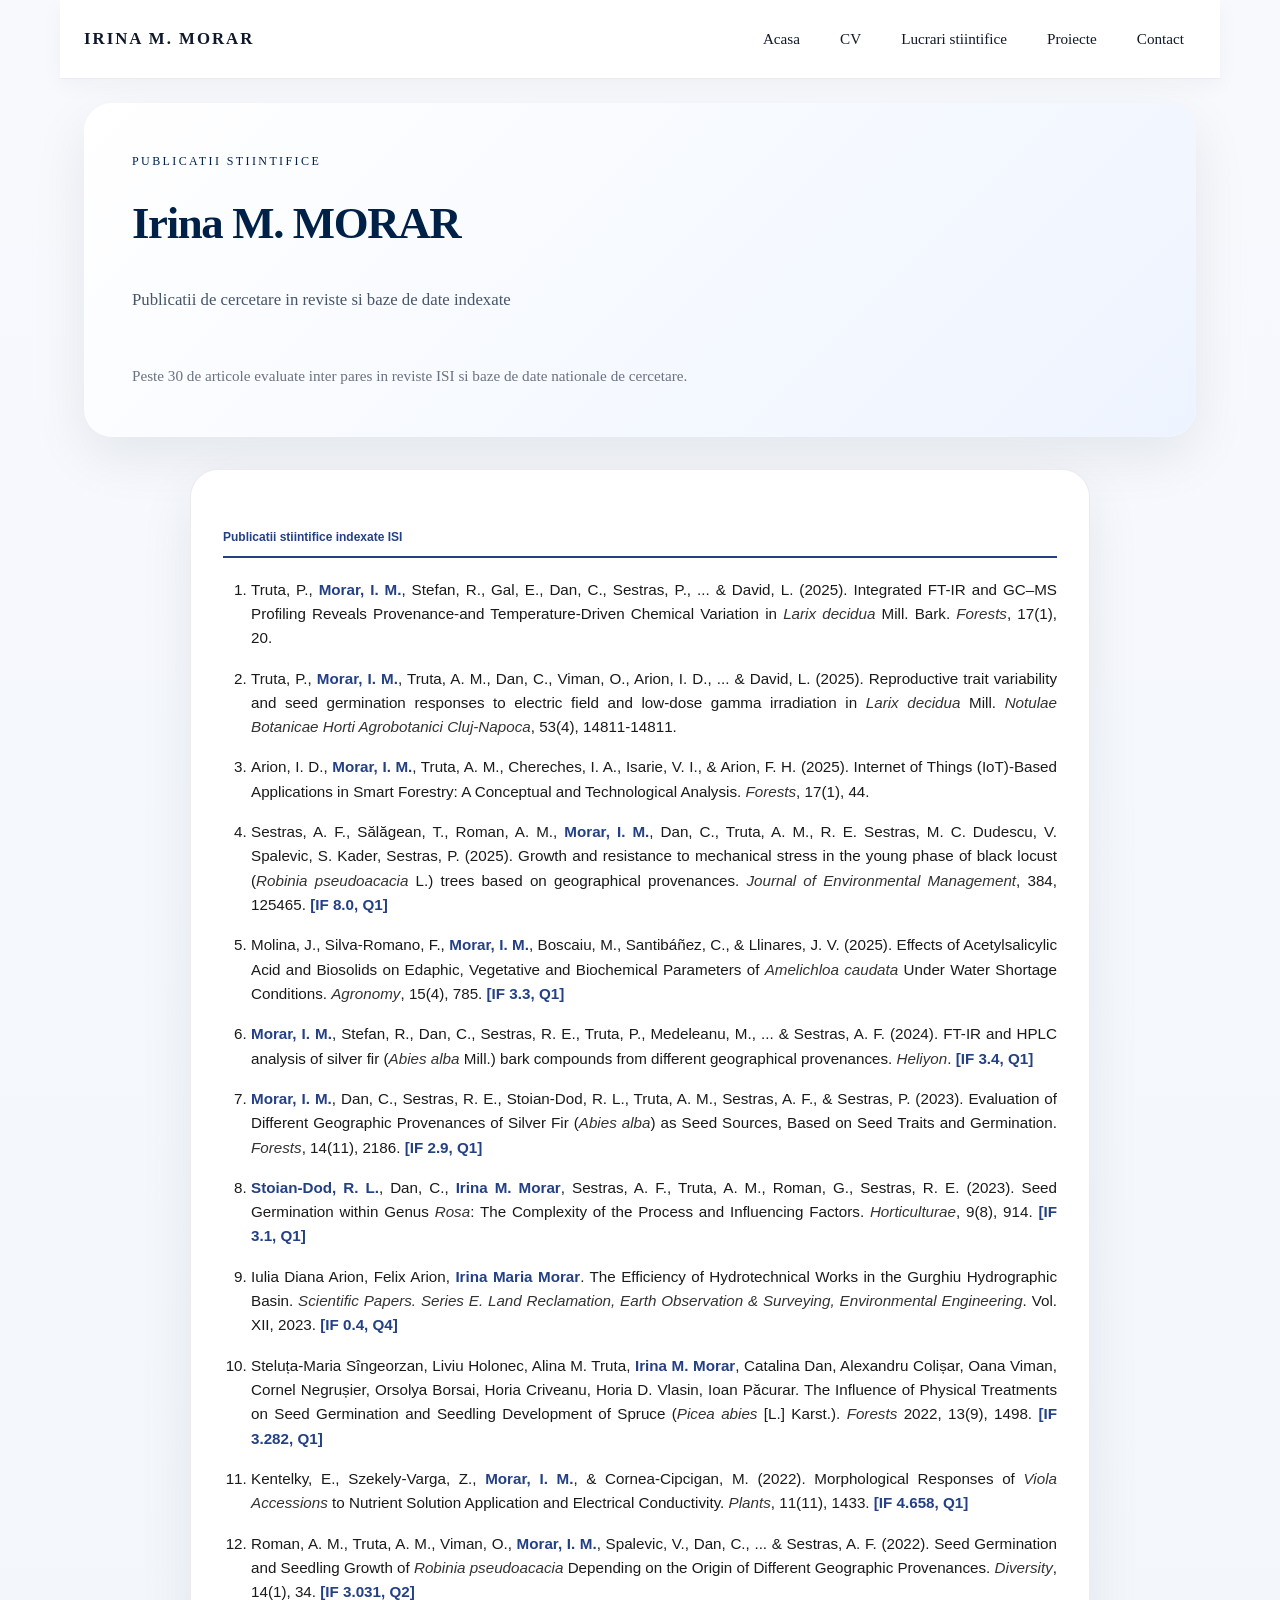
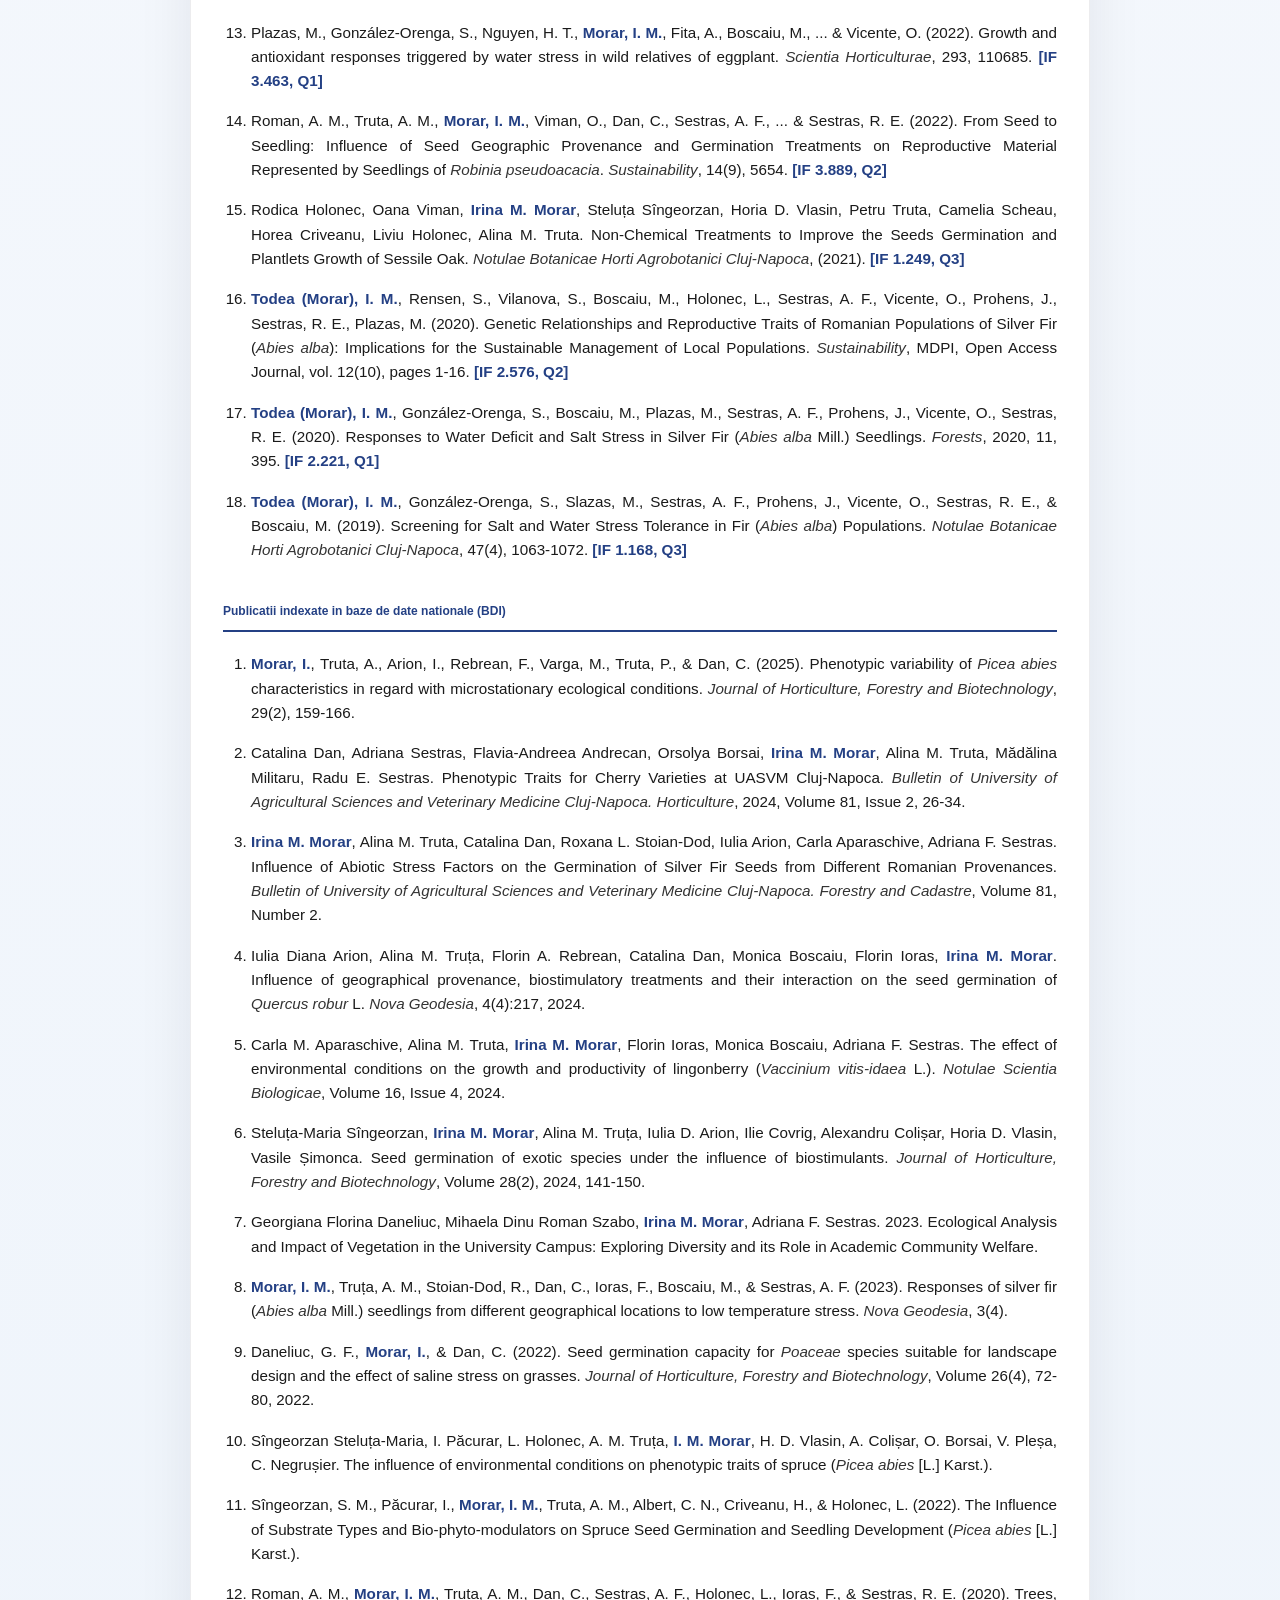
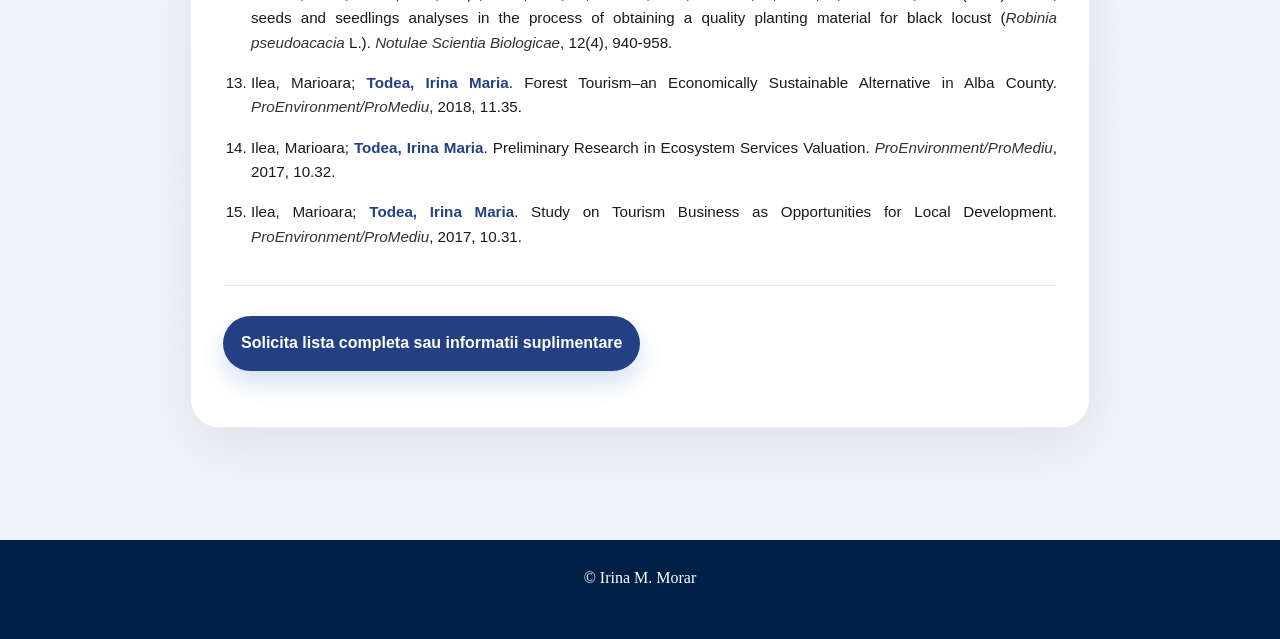
<file: publications.html>
<!DOCTYPE html>
<html lang="ro">
<head>
  <meta charset="utf-8">
  <meta name="viewport" content="width=device-width, initial-scale=1.0">
  <title>Lucrari stiintifice | Irina M. Morar</title>
  <link rel="stylesheet" href="style.css">
</head>
<body>
<header>
    <div class="logo">
        Irina M. Morar
    </div>
    <nav>
        <a href="index.html">Acasa</a>
        <a href="cv.html">CV</a>
        <a href="publications.html">Lucrari stiintifice</a>
        <a href="projects.html">Proiecte</a>
        <a href="contact.html">Contact</a>
    </nav>
</header>
<main class="cv-page">
    <section class="page-hero" style="background: linear-gradient(135deg, #ffffff 0%, #eef4ff 100%); margin-bottom: 32px;">
        <div class="hero-content">
            <div class="faculty" style="letter-spacing: 0.2em; font-size: 0.75rem; color: #002147; margin-bottom: 8px;">PUBLICATII STIINTIFICE</div>
            <h1 style="font-size: 2.8rem; color: #002147; margin-bottom: 16px; line-height: 1.1;">Irina M. MORAR</h1>
            <p class="subtitle" style="font-size: 1.05rem; color: #475569; margin-bottom: 12px;">Publicatii de cercetare in reviste si baze de date indexate</p>
            <p class="small-note" style="color: #6b7280; font-size: 0.95rem;">Peste 30 de articole evaluate inter pares in reviste ISI si baze de date nationale de cercetare.</p>
        </div>
    </section>

    <section class="section sci-papers">
        <div class="container">
      <h2 style="margin-top: 28px; margin-bottom: 20px; font: 12px Helvetica; color: #244084; border-bottom: 2px solid #244084; padding-bottom: 12px;"><strong>Publicatii stiintifice indexate ISI</strong></h2>
      <ol>
        <li>Truta, P., <strong>Morar, I. M.</strong>, Stefan, R., Gal, E., Dan, C., Sestras, P., ... &amp; David, L. (2025). Integrated FT-IR and GC–MS Profiling Reveals Provenance-and Temperature-Driven Chemical Variation in <em>Larix decidua</em> Mill. Bark. <em>Forests</em>, 17(1), 20.</li>
        <li>Truta, P., <strong>Morar, I. M.</strong>, Truta, A. M., Dan, C., Viman, O., Arion, I. D., ... &amp; David, L. (2025). Reproductive trait variability and seed germination responses to electric field and low-dose gamma irradiation in <em>Larix decidua</em> Mill. <em>Notulae Botanicae Horti Agrobotanici Cluj-Napoca</em>, 53(4), 14811-14811.</li>
        <li>Arion, I. D., <strong>Morar, I. M.</strong>, Truta, A. M., Chereches, I. A., Isarie, V. I., &amp; Arion, F. H. (2025). Internet of Things (IoT)-Based Applications in Smart Forestry: A Conceptual and Technological Analysis. <em>Forests</em>, 17(1), 44.</li>
        <li>Sestras, A. F., Sălăgean, T., Roman, A. M., <strong>Morar, I. M.</strong>, Dan, C., Truta, A. M., R. E. Sestras, M. C. Dudescu, V. Spalevic, S. Kader, Sestras, P. (2025). Growth and resistance to mechanical stress in the young phase of black locust (<em>Robinia pseudoacacia</em> L.) trees based on geographical provenances. <em>Journal of Environmental Management</em>, 384, 125465. <strong>[IF 8.0, Q1]</strong></li>
        <li>Molina, J., Silva-Romano, F., <strong>Morar, I. M.</strong>, Boscaiu, M., Santibáñez, C., &amp; Llinares, J. V. (2025). Effects of Acetylsalicylic Acid and Biosolids on Edaphic, Vegetative and Biochemical Parameters of <em>Amelichloa caudata</em> Under Water Shortage Conditions. <em>Agronomy</em>, 15(4), 785. <strong>[IF 3.3, Q1]</strong></li>
        <li><strong>Morar, I. M.</strong>, Stefan, R., Dan, C., Sestras, R. E., Truta, P., Medeleanu, M., ... &amp; Sestras, A. F. (2024). FT-IR and HPLC analysis of silver fir (<em>Abies alba</em> Mill.) bark compounds from different geographical provenances. <em>Heliyon</em>. <strong>[IF 3.4, Q1]</strong></li>
        <li><strong>Morar, I. M.</strong>, Dan, C., Sestras, R. E., Stoian-Dod, R. L., Truta, A. M., Sestras, A. F., &amp; Sestras, P. (2023). Evaluation of Different Geographic Provenances of Silver Fir (<em>Abies alba</em>) as Seed Sources, Based on Seed Traits and Germination. <em>Forests</em>, 14(11), 2186. <strong>[IF 2.9, Q1]</strong></li>
        <li><strong>Stoian-Dod, R. L.</strong>, Dan, C., <strong>Irina M. Morar</strong>, Sestras, A. F., Truta, A. M., Roman, G., Sestras, R. E. (2023). Seed Germination within Genus <em>Rosa</em>: The Complexity of the Process and Influencing Factors. <em>Horticulturae</em>, 9(8), 914. <strong>[IF 3.1, Q1]</strong></li>
        <li>Iulia Diana Arion, Felix Arion, <strong>Irina Maria Morar</strong>. The Efficiency of Hydrotechnical Works in the Gurghiu Hydrographic Basin. <em>Scientific Papers. Series E. Land Reclamation, Earth Observation &amp; Surveying, Environmental Engineering</em>. Vol. XII, 2023. <strong>[IF 0.4, Q4]</strong></li>
        <li>Steluța-Maria Sîngeorzan, Liviu Holonec, Alina M. Truta, <strong>Irina M. Morar</strong>, Catalina Dan, Alexandru Colișar, Oana Viman, Cornel Negrușier, Orsolya Borsai, Horia Criveanu, Horia D. Vlasin, Ioan Păcurar. The Influence of Physical Treatments on Seed Germination and Seedling Development of Spruce (<em>Picea abies</em> [L.] Karst.). <em>Forests</em> 2022, 13(9), 1498. <strong>[IF 3.282, Q1]</strong></li>
        <li>Kentelky, E., Szekely-Varga, Z., <strong>Morar, I. M.</strong>, &amp; Cornea-Cipcigan, M. (2022). Morphological Responses of <em>Viola Accessions</em> to Nutrient Solution Application and Electrical Conductivity. <em>Plants</em>, 11(11), 1433. <strong>[IF 4.658, Q1]</strong></li>
        <li>Roman, A. M., Truta, A. M., Viman, O., <strong>Morar, I. M.</strong>, Spalevic, V., Dan, C., ... &amp; Sestras, A. F. (2022). Seed Germination and Seedling Growth of <em>Robinia pseudoacacia</em> Depending on the Origin of Different Geographic Provenances. <em>Diversity</em>, 14(1), 34. <strong>[IF 3.031, Q2]</strong></li>
        <li>Plazas, M., González-Orenga, S., Nguyen, H. T., <strong>Morar, I. M.</strong>, Fita, A., Boscaiu, M., ... &amp; Vicente, O. (2022). Growth and antioxidant responses triggered by water stress in wild relatives of eggplant. <em>Scientia Horticulturae</em>, 293, 110685. <strong>[IF 3.463, Q1]</strong></li>
        <li>Roman, A. M., Truta, A. M., <strong>Morar, I. M.</strong>, Viman, O., Dan, C., Sestras, A. F., ... &amp; Sestras, R. E. (2022). From Seed to Seedling: Influence of Seed Geographic Provenance and Germination Treatments on Reproductive Material Represented by Seedlings of <em>Robinia pseudoacacia</em>. <em>Sustainability</em>, 14(9), 5654. <strong>[IF 3.889, Q2]</strong></li>
        <li>Rodica Holonec, Oana Viman, <strong>Irina M. Morar</strong>, Steluța Sîngeorzan, Horia D. Vlasin, Petru Truta, Camelia Scheau, Horea Criveanu, Liviu Holonec, Alina M. Truta. Non-Chemical Treatments to Improve the Seeds Germination and Plantlets Growth of Sessile Oak. <em>Notulae Botanicae Horti Agrobotanici Cluj-Napoca</em>, (2021). <strong>[IF 1.249, Q3]</strong></li>
        <li><strong>Todea (Morar), I. M.</strong>, Rensen, S., Vilanova, S., Boscaiu, M., Holonec, L., Sestras, A. F., Vicente, O., Prohens, J., Sestras, R. E., Plazas, M. (2020). Genetic Relationships and Reproductive Traits of Romanian Populations of Silver Fir (<em>Abies alba</em>): Implications for the Sustainable Management of Local Populations. <em>Sustainability</em>, MDPI, Open Access Journal, vol. 12(10), pages 1-16. <strong>[IF 2.576, Q2]</strong></li>
        <li><strong>Todea (Morar), I. M.</strong>, González-Orenga, S., Boscaiu, M., Plazas, M., Sestras, A. F., Prohens, J., Vicente, O., Sestras, R. E. (2020). Responses to Water Deficit and Salt Stress in Silver Fir (<em>Abies alba</em> Mill.) Seedlings. <em>Forests</em>, 2020, 11, 395. <strong>[IF 2.221, Q1]</strong></li>
        <li><strong>Todea (Morar), I. M.</strong>, González-Orenga, S., Slazas, M., Sestras, A. F., Prohens, J., Vicente, O., Sestras, R. E., &amp; Boscaiu, M. (2019). Screening for Salt and Water Stress Tolerance in Fir (<em>Abies alba</em>) Populations. <em>Notulae Botanicae Horti Agrobotanici Cluj-Napoca</em>, 47(4), 1063-1072. <strong>[IF 1.168, Q3]</strong></li>
      </ol>

      <h2 style="margin-top: 42px; margin-bottom: 20px; font: 12px Helvetica; color: #244084; border-bottom: 2px solid #244084; padding-bottom: 12px;"><strong>Publicatii indexate in baze de date nationale (BDI)</strong></h2>
      <ol>
        <li><strong>Morar, I.</strong>, Truta, A., Arion, I., Rebrean, F., Varga, M., Truta, P., &amp; Dan, C. (2025). Phenotypic variability of <em>Picea abies</em> characteristics in regard with microstationary ecological conditions. <em>Journal of Horticulture, Forestry and Biotechnology</em>, 29(2), 159-166.</li>
        <li>Catalina Dan, Adriana Sestras, Flavia-Andreea Andrecan, Orsolya Borsai, <strong>Irina M. Morar</strong>, Alina M. Truta, Mădălina Militaru, Radu E. Sestras. Phenotypic Traits for Cherry Varieties at UASVM Cluj-Napoca. <em>Bulletin of University of Agricultural Sciences and Veterinary Medicine Cluj-Napoca. Horticulture</em>, 2024, Volume 81, Issue 2, 26-34.</li>
        <li><strong>Irina M. Morar</strong>, Alina M. Truta, Catalina Dan, Roxana L. Stoian-Dod, Iulia Arion, Carla Aparaschive, Adriana F. Sestras. Influence of Abiotic Stress Factors on the Germination of Silver Fir Seeds from Different Romanian Provenances. <em>Bulletin of University of Agricultural Sciences and Veterinary Medicine Cluj-Napoca. Forestry and Cadastre</em>, Volume 81, Number 2.</li>
        <li>Iulia Diana Arion, Alina M. Truța, Florin A. Rebrean, Catalina Dan, Monica Boscaiu, Florin Ioras, <strong>Irina M. Morar</strong>. Influence of geographical provenance, biostimulatory treatments and their interaction on the seed germination of <em>Quercus robur</em> L. <em>Nova Geodesia</em>, 4(4):217, 2024.</li>
        <li>Carla M. Aparaschive, Alina M. Truta, <strong>Irina M. Morar</strong>, Florin Ioras, Monica Boscaiu, Adriana F. Sestras. The effect of environmental conditions on the growth and productivity of lingonberry (<em>Vaccinium vitis-idaea</em> L.). <em>Notulae Scientia Biologicae</em>, Volume 16, Issue 4, 2024.</li>
        <li>Steluța-Maria Sîngeorzan, <strong>Irina M. Morar</strong>, Alina M. Truța, Iulia D. Arion, Ilie Covrig, Alexandru Colișar, Horia D. Vlasin, Vasile Șimonca. Seed germination of exotic species under the influence of biostimulants. <em>Journal of Horticulture, Forestry and Biotechnology</em>, Volume 28(2), 2024, 141-150.</li>
        <li>Georgiana Florina Daneliuc, Mihaela Dinu Roman Szabo, <strong>Irina M. Morar</strong>, Adriana F. Sestras. 2023. Ecological Analysis and Impact of Vegetation in the University Campus: Exploring Diversity and its Role in Academic Community Welfare.</li>
        <li><strong>Morar, I. M.</strong>, Truța, A. M., Stoian-Dod, R., Dan, C., Ioras, F., Boscaiu, M., &amp; Sestras, A. F. (2023). Responses of silver fir (<em>Abies alba</em> Mill.) seedlings from different geographical locations to low temperature stress. <em>Nova Geodesia</em>, 3(4).</li>
        <li>Daneliuc, G. F., <strong>Morar, I.</strong>, &amp; Dan, C. (2022). Seed germination capacity for <em>Poaceae</em> species suitable for landscape design and the effect of saline stress on grasses. <em>Journal of Horticulture, Forestry and Biotechnology</em>, Volume 26(4), 72-80, 2022.</li>
        <li>Sîngeorzan Steluța-Maria, I. Păcurar, L. Holonec, A. M. Truța, <strong>I. M. Morar</strong>, H. D. Vlasin, A. Colișar, O. Borsai, V. Pleșa, C. Negrușier. The influence of environmental conditions on phenotypic traits of spruce (<em>Picea abies</em> [L.] Karst.).</li>
        <li>Sîngeorzan, S. M., Păcurar, I., <strong>Morar, I. M.</strong>, Truta, A. M., Albert, C. N., Criveanu, H., &amp; Holonec, L. (2022). The Influence of Substrate Types and Bio-phyto-modulators on Spruce Seed Germination and Seedling Development (<em>Picea abies</em> [L.] Karst.).</li>
        <li>Roman, A. M., <strong>Morar, I. M.</strong>, Truța, A. M., Dan, C., Sestras, A. F., Holonec, L., Ioras, F., &amp; Sestras, R. E. (2020). Trees, seeds and seedlings analyses in the process of obtaining a quality planting material for black locust (<em>Robinia pseudoacacia</em> L.). <em>Notulae Scientia Biologicae</em>, 12(4), 940-958.</li>
        <li>Ilea, Marioara; <strong>Todea, Irina Maria</strong>. Forest Tourism–an Economically Sustainable Alternative in Alba County. <em>ProEnvironment/ProMediu</em>, 2018, 11.35.</li>
        <li>Ilea, Marioara; <strong>Todea, Irina Maria</strong>. Preliminary Research in Ecosystem Services Valuation. <em>ProEnvironment/ProMediu</em>, 2017, 10.32.</li>
        <li>Ilea, Marioara; <strong>Todea, Irina Maria</strong>. Study on Tourism Business as Opportunities for Local Development. <em>ProEnvironment/ProMediu</em>, 2017, 10.31.</li>
      </ol>

      <div style="margin-top: 36px; text-align: center; padding-top: 24px; border-top: 1px solid #e5e7eb;">
        <p class="buttons">
          <a href="contact.html" style="background:#244084;">Solicita lista completa sau informatii suplimentare</a>
        </p>
      </div>
    </div>
  </main>
  <footer class="site-footer"><div class="container">© Irina M. Morar</div></footer>
</body>
</html>
</file>
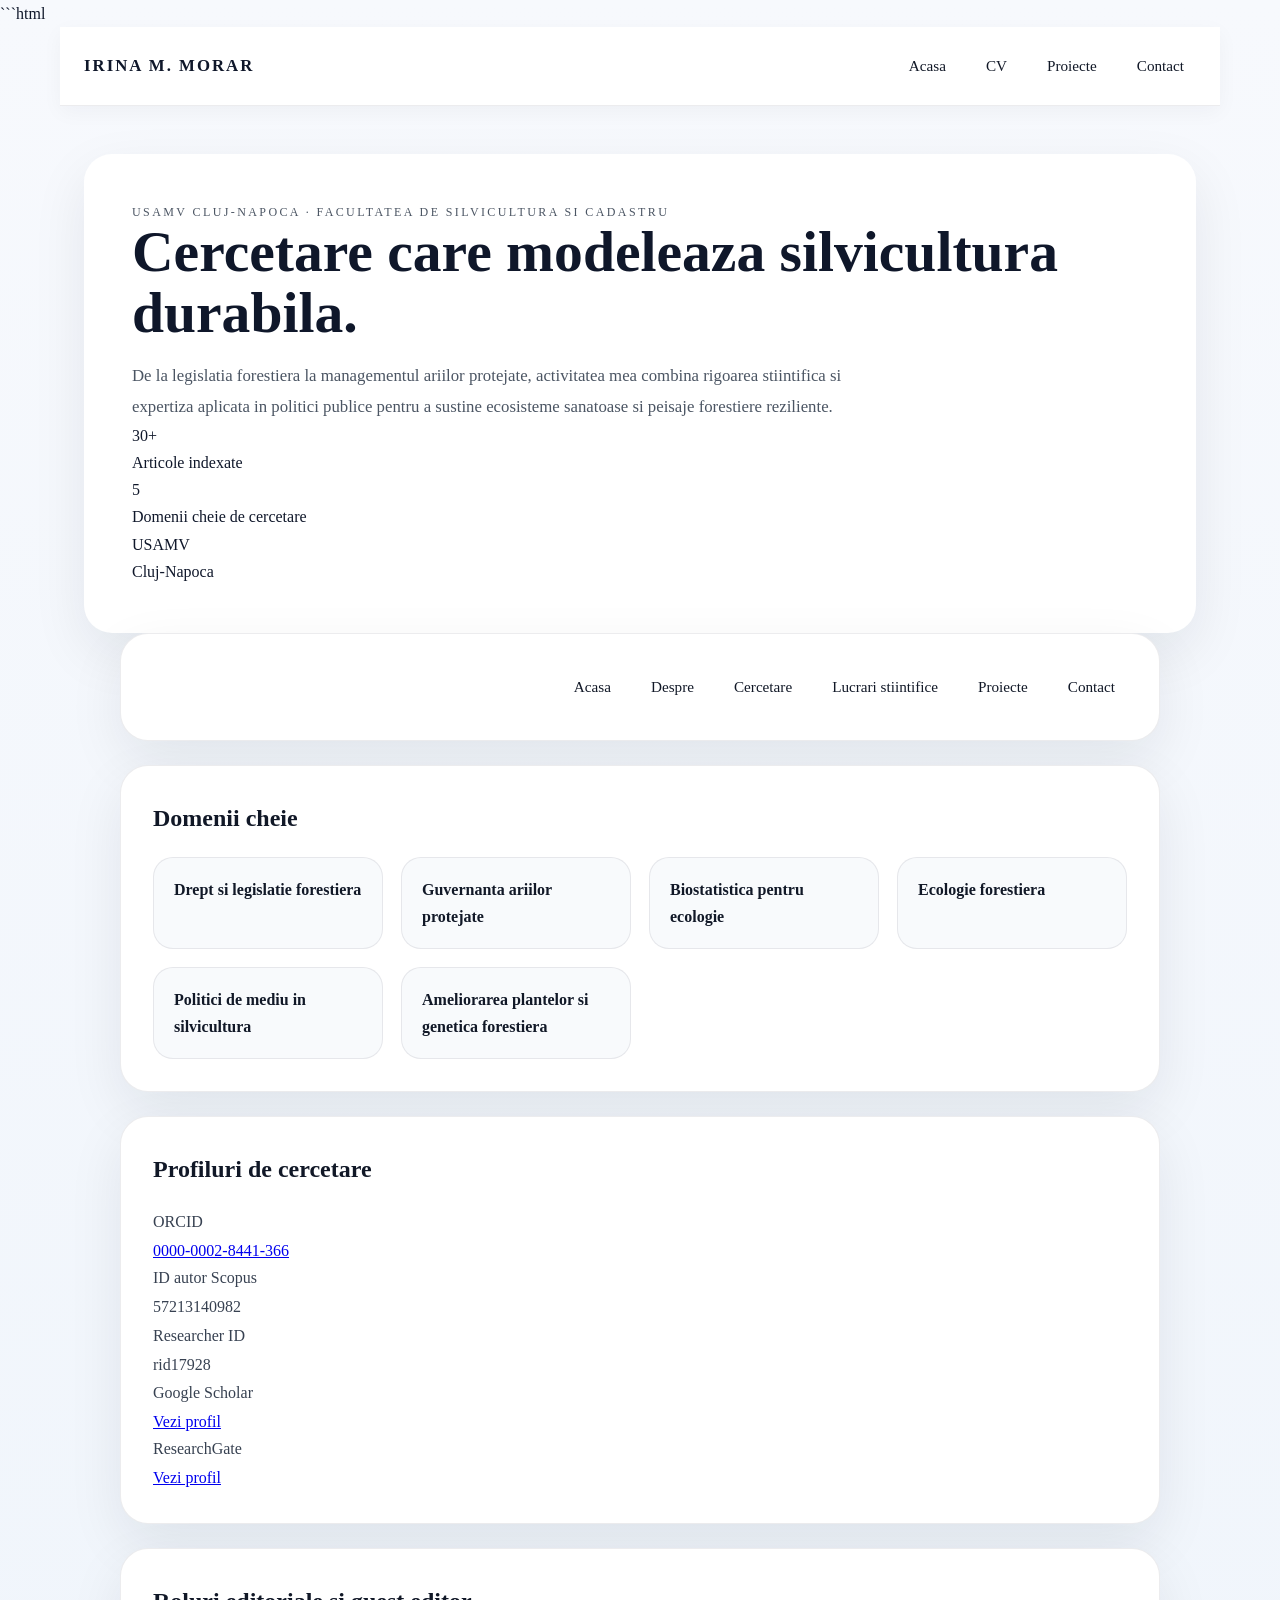
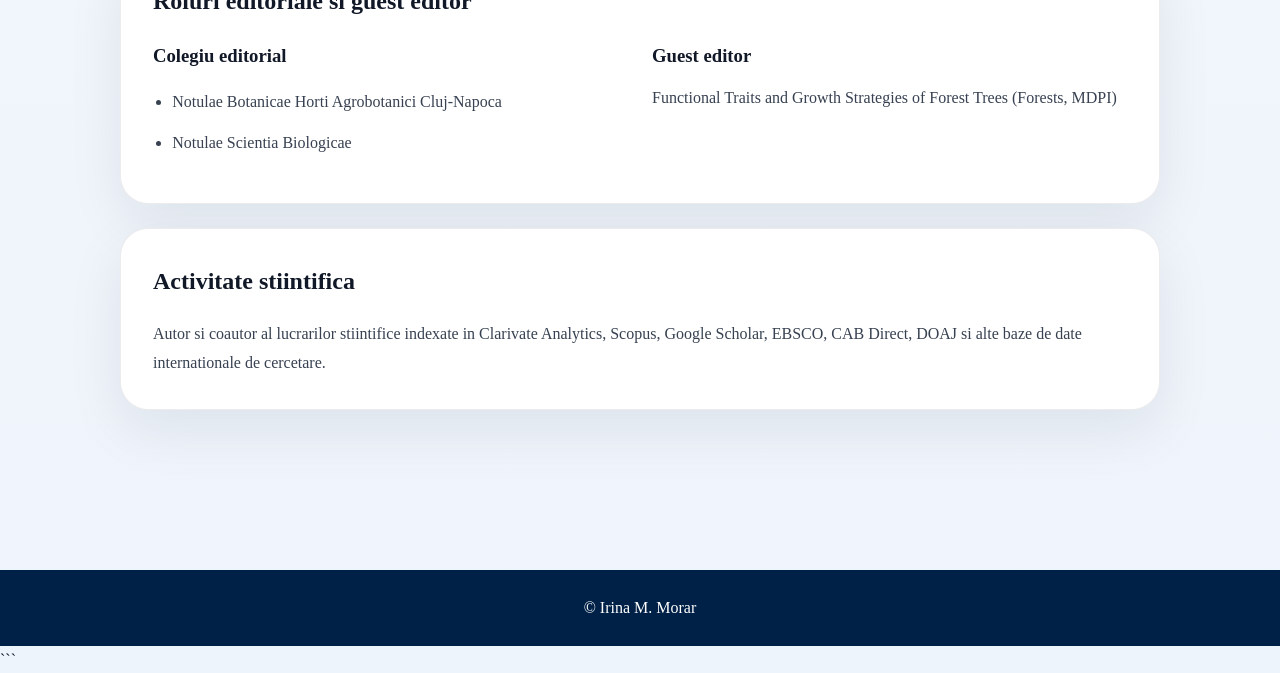
<file: research.html>
```html
<!DOCTYPE html>
<html lang="ro">

<head>
<meta charset="UTF-8">
<meta name="viewport" content="width=device-width, initial-scale=1.0">
<title>Cercetare | Irina M. Morar</title>
<link rel="stylesheet" href="style.css">
</head>

<body>

<header>
    <div class="logo">Irina M. Morar</div>
    <nav>
        <a href="index.html">Acasa</a>
        <a href="cv.html">CV</a>
        <a href="projects.html">Proiecte</a>
        <a href="contact.html">Contact</a>
    </nav>
</header>

<main>

    <section class="page-hero research-hero">
        <div class="hero-copy">
            <p class="eyebrow">USAMV Cluj-Napoca · Facultatea de Silvicultura si Cadastru</p>
            <h1>Cercetare care modeleaza silvicultura durabila.</h1>
            <p class="description">De la legislatia forestiera la managementul ariilor protejate, activitatea mea combina rigoarea stiintifica si expertiza aplicata in politici publice pentru a sustine ecosisteme sanatoase si peisaje forestiere reziliente.</p>
        </div>
        <div class="hero-stat">
            <div class="stat-card">
                <span>30+</span>
                <p>Articole indexate</p>
            </div>
            <div class="stat-card">
                <span>5</span>
                <p>Domenii cheie de cercetare</p>
            </div>
            <div class="stat-card">
                <span>USAMV</span>
                <p>Cluj-Napoca</p>
            </div>
        </div>
    </section>

    <div class="container">

        <section class="section section-split">
            <nav>
                <a href="index.html">Acasa</a>
                <a href="about.html">Despre</a>
                <a href="research.html">Cercetare</a>
                <a href="publications.html">Lucrari stiintifice</a>
                <a href="projects.html">Proiecte</a>
                <a href="contact.html">Contact</a>
            </nav>
        </section>

        <section class="section">
            <h2>Domenii cheie</h2>
            <div class="interest-grid">
                <div class="interest-card">Drept si legislatie forestiera</div>
                <div class="interest-card">Guvernanta ariilor protejate</div>
                <div class="interest-card">Biostatistica pentru ecologie</div>
                <div class="interest-card">Ecologie forestiera</div>
                <div class="interest-card">Politici de mediu in silvicultura</div>
                <div class="interest-card">Ameliorarea plantelor si genetica forestiera</div>
            </div>
        </section>

        <section class="section profile-section">
            <h2>Profiluri de cercetare</h2>
            <div class="profile-grid">
                <div class="profile-card">
                    <p class="profile-title">ORCID</p>
                    <a href="https://orcid.org/0000-0002-8441-366" target="_blank" rel="noreferrer">0000-0002-8441-366</a>
                </div>
                <div class="profile-card">
                    <p class="profile-title">ID autor Scopus</p>
                    <p>57213140982</p>
                </div>
                <div class="profile-card">
                    <p class="profile-title">Researcher ID</p>
                    <p>rid17928</p>
                </div>
                <div class="profile-card">
                    <p class="profile-title">Google Scholar</p>
                    <a href="https://scholar.google.com/citations?user=jPo-xtcAAAAJ&amp;hl=ro" target="_blank" rel="noreferrer">Vezi profil</a>
                </div>
                <div class="profile-card">
                    <p class="profile-title">ResearchGate</p>
                    <a href="https://www.researchgate.net/profile/Irina-Morar?ev=hdr_xprf" target="_blank" rel="noreferrer">Vezi profil</a>
                </div>
            </div>
        </section>

        <section class="section editorial-section">
            <h2>Roluri editoriale si guest editor</h2>
            <div class="editorial-grid">
                <div>
                    <h3>Colegiu editorial</h3>
                    <ul>
                        <li>Notulae Botanicae Horti Agrobotanici Cluj-Napoca</li>
                        <li>Notulae Scientia Biologicae</li>
                    </ul>
                </div>
                <div>
                    <h3>Guest editor</h3>
                    <p>Functional Traits and Growth Strategies of Forest Trees (Forests, MDPI)</p>
                </div>
            </div>
        </section>

        <section class="section">
            <h2>Activitate stiintifica</h2>
            <p>Autor si coautor al lucrarilor stiintifice indexate in Clarivate Analytics, Scopus, Google Scholar, EBSCO, CAB Direct, DOAJ si alte baze de date internationale de cercetare.</p>
        </section>

    </div>

</main>

<footer>
    <p>© Irina M. Morar</p>
</footer>

</body>

</html>
```
</file>
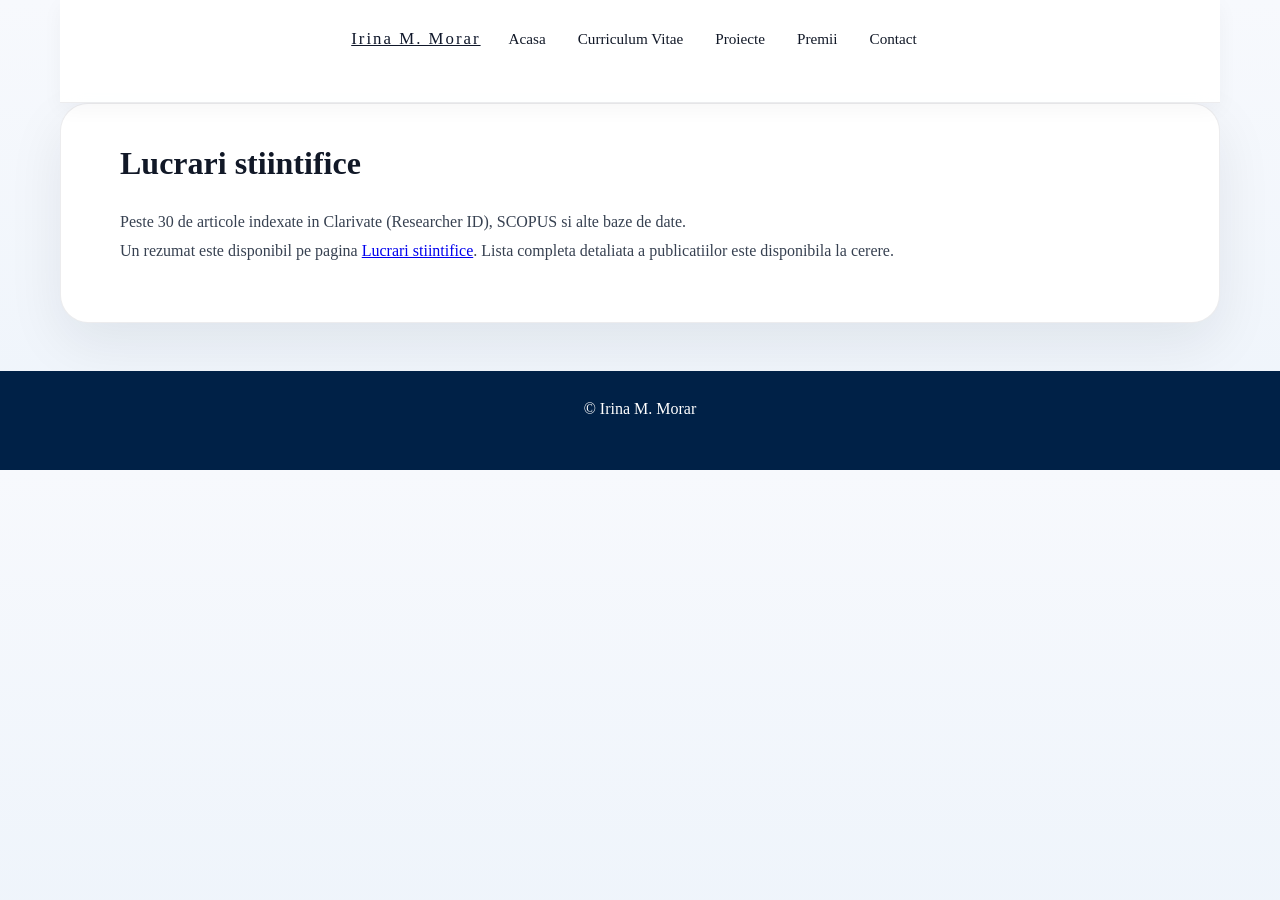
<file: scientificpapers.html>
<!doctype html>
<html lang="ro">
  <head>
  <meta charset="utf-8">
  <meta name="viewport" content="width=device-width,initial-scale=1">
  <title>Lucrari stiintifice</title>
  <link rel="stylesheet" href="style.css">
  </head>
<body>
  <header class="site-header">
    <div class="container header-inner">
      <div class="brand"><a href="index.html">Irina M. Morar</a></div>
      <nav class="nav-links">
        <a href="index.html">Acasa</a>
        <a href="about.html">Curriculum Vitae</a>
        <a href="projects.html">Proiecte</a>
        <a href="awards.html">Premii</a>
        <a href="contact.html">Contact</a>
      </nav>
    </div>
  </header>
  <main class="section">
    <div class="container">
      <h1>Lucrari stiintifice</h1>
      <p>Peste 30 de articole indexate in Clarivate (Researcher ID), SCOPUS si alte baze de date.</p>
      <p>Un rezumat este disponibil pe pagina <a href="publications.html">Lucrari stiintifice</a>. Lista completa detaliata a publicatiilor este disponibila la cerere.</p>
    </div>
  </main>
  <footer class="site-footer"><div class="container">© Irina M. Morar</div></footer>
</body>
</html>
</file>
<file: style.css>
*{
  margin: 0;
  padding: 0;
  box-sizing: border-box;
}

html{
  font-size: 16px;
}

body{
  font-family: "Inter", "Helvetica Neue", Arial, sans-serif;
  background: #f7f8fb;
  color: #111827;
  line-height: 1.7;
}

body, button, input, textarea, select{
  font-family: inherit;
}

header{
  display: flex;
  justify-content: space-between;
  align-items: center;
  gap: 28px;
  padding: 32px 48px;
  max-width: 1160px;
  margin: 0 auto;
}

.logo{
  font-size: 1.35rem;
  font-weight: 700;
  letter-spacing: 0.14em;
  text-transform: uppercase;
  color: #111827;
}

nav{
  display: flex;
  flex-wrap: wrap;
  gap: 24px;
  justify-content: flex-end;
}

nav a{
  color: #111827;
  text-decoration: none;
  font-size: 0.95rem;
  font-weight: 500;
  transition: color 0.2s ease;
}

nav a:hover{
  color: #002147;
}

main{
  max-width: 1160px;
  margin: 0 auto;
  padding: 0 24px 64px;
}

.container{
  max-width: 980px;
  margin: 0 auto;
  padding: 0 0 24px;
}

.section{
  background: #ffffff;
  border: 1px solid rgba(15, 23, 42, 0.06);
  border-radius: 24px;
  padding: 32px;
  margin-bottom: 24px;
  box-shadow: 0 18px 54px rgba(15, 23, 42, 0.06);
}

.section h1,
.section h2,
.section h3{
  margin-bottom: 18px;
  color: #111827;
}

.section p,
.section li{
  color: #374151;
  line-height: 1.8;
}

.section ul,
.section ol{
  margin-top: 1rem;
  margin-left: 1.25rem;
}

.section li{
  margin-bottom: 0.65rem;
}

.tag-list{
  display: flex;
  flex-wrap: wrap;
  gap: 12px;
  margin-top: 1rem;
  padding: 0;
  list-style: none;
}

.tag-list li{
  background: #eef4ff;
  color: #002147;
  font-weight: 600;
  padding: 10px 16px;
  border-radius: 999px;
  border: 1px solid rgba(0, 33, 71, 0.12);
}

.position-list{
  display: grid;
  gap: 14px;
  margin-top: 1rem;
  padding: 0;
  list-style: none;
}

.position-list li{
  background: #e8f0ff;
  color: #002147;
  padding: 18px 20px;
  border-radius: 20px;
  border: 1px solid rgba(0, 33, 71, 0.14);
  font-weight: 600;
}

.info-grid{
  display: grid;
  grid-template-columns: repeat(2, minmax(0, 1fr));
  gap: 24px;
}

.card-grid{
  display: grid;
  grid-template-columns: repeat(2, minmax(0, 1fr));
  gap: 24px;
}

.info-card{
  background: #ffffff;
  border: 1px solid rgba(15, 23, 42, 0.07);
  border-radius: 28px;
  padding: 28px;
  box-shadow: 0 18px 40px rgba(15, 23, 42, 0.05);
}

.card-highlight,
.info-card p{
  color: #002147;
}

.project-list{
  display: grid;
  gap: 24px;
}

.project-card{
  background: #ffffff;
  border: 1px solid rgba(15, 23, 42, 0.1);
  border-radius: 28px;
  padding: 28px;
  box-shadow: 0 18px 40px rgba(15, 23, 42, 0.05);
}

.project-card--upcoming{
  border-color: rgba(34, 197, 94, 0.2);
  background: #f5fffa;
}

.project-card h2{
  margin-bottom: 14px;
  color: #002147;
}

.project-tag,
.project-role{
  display: block;
  margin-bottom: 12px;
  color: #4b5563;
  font-weight: 600;
}

.project-meta{
  list-style: none;
  padding: 0;
  margin: 0 0 20px;
}

.project-meta li{
  margin-bottom: 0.85rem;
  color: #374151;
}

.project-card h3{
  margin-top: 24px;
  margin-bottom: 14px;
}

.project-card ul{
  margin-left: 1rem;
}

.project-card a{
  color: #0056b3;
  text-decoration: none;
}

.project-card a:hover{
  text-decoration: underline;
}

.personal-list{
  list-style: none;
  padding: 0;
  margin: 0;
}

.personal-list li{
  display: grid;
  grid-template-columns: 150px 1fr;
  gap: 16px;
  padding: 12px 0;
  border-bottom: 1px solid rgba(15, 23, 42, 0.08);
}

.personal-list li:last-child{
  border-bottom: none;
}

.personal-list span{
  font-weight: 700;
  color: #111827;
}

.subtitle{
  font-size: 1.05rem;
  color: #4b5563;
  line-height: 1.8;
  max-width: 820px;
}

.small-note{
  color: #6b7280;
  font-size: 0.95rem;
  margin-top: 1rem;
}

.hero{
  display: grid;
  grid-template-columns: minmax(220px, 280px) 1fr;
  gap: 56px;
  background: #ffffff;
  padding: 52px;
  border-radius: 32px;
  box-shadow: 0 35px 80px rgba(15, 23, 42, 0.08);
  margin-top: 16px;
}

.hero-image img{
  width: 100%;
  height: auto;
  border-radius: 28px;
  object-fit: cover;
}

.hero-content{
  display: flex;
  flex-direction: column;
  gap: 20px;
}

.faculty{
  font-size: 0.78rem;
  letter-spacing: 0.28em;
  text-transform: uppercase;
  color: #6b7280;
}

.hero-content h1{
  font-size: clamp(3rem, 4.2vw, 4.4rem);
  line-height: 0.95;
  letter-spacing: -0.03em;
}

.hero-content h2{
  color: #4b5563;
  font-weight: 400;
  max-width: 680px;
  line-height: 1.5;
}

.description{
  max-width: 680px;
  font-size: 1.05rem;
  color: #374151;
  line-height: 1.9;
}

.buttons{
  display: flex;
  flex-wrap: wrap;
  gap: 14px;
  margin-top: 6px;
}

.buttons a{
  display: inline-flex;
  align-items: center;
  justify-content: center;
  padding: 14px 26px;
  border-radius: 999px;
  background: #002147;
  color: #ffffff;
  text-decoration: none;
  font-weight: 600;
}

.academic-links{
  display: flex;
  flex-wrap: wrap;
  gap: 18px;
  margin-top: 18px;
}

.academic-links a{
  color: #8b0a0a;
  text-decoration: none;
  font-weight: 600;
}

.academic-links a:hover{
  color: #002147;
}

.highlight{
  margin-top: 48px;
  padding: 44px;
  background: #ffffff;
  border-radius: 32px;
  border: 1px solid rgba(15, 23, 42, 0.06);
  box-shadow: 0 25px 60px rgba(15, 23, 42, 0.05);
}

.highlight h2{
  font-size: 2.05rem;
  margin-bottom: 16px;
  font-weight: 700;
  line-height: 1.1;
}

.highlight p{
  font-size: 1.05rem;
  color: #374151;
  max-width: 820px;
  line-height: 1.85;
}

footer{
  margin-top: 48px;
  padding: 24px 0;
  text-align: center;
  background: #002147;
  color: white;
}

@media (max-width: 900px) {
  header, main{
    padding-left: 20px;
    padding-right: 20px;
  }

  .hero{
    grid-template-columns: 1fr;
    padding: 38px;
  }

  .hero-image img{
    max-width: 100%;
  }

  .buttons{
    justify-content: flex-start;
  }
}

.interest-grid{
  display: grid;
  grid-template-columns: repeat(auto-fit, minmax(220px, 1fr));
  gap: 18px;
  margin-top: 1rem;
}

.interest-card{
  background: #f8fafc;
  border: 1px solid rgba(15, 23, 42, 0.08);
  border-radius: 20px;
  padding: 18px 20px;
  font-weight: 600;
  color: #111827;
}

.profile-list{
  margin-top: 1rem;
  list-style: none;
  padding: 0;
  display: grid;
  gap: 0.9rem;
}

.profile-list li{
  display: flex;
  flex-wrap: wrap;
  align-items: center;
  justify-content: space-between;
  gap: 0.75rem;
  padding: 16px 20px;
  border-radius: 20px;
  background: #f9fafb;
  border: 1px solid rgba(15, 23, 42, 0.06);
}

.profile-list strong{
  color: #111827;
  min-width: 150px;
}

.profile-list a{
  color: #002147;
  text-decoration: underline;
}

.page-hero{
  max-width: 1160px;
  margin: 24px auto 0;
  background: #ffffff;
  border-radius: 32px;
  padding: 48px;
  box-shadow: 0 35px 80px rgba(15, 23, 42, 0.08);
}

.page-hero h1{
  font-size: clamp(2.75rem, 5vw, 3.6rem);
  line-height: 1.05;
  margin-bottom: 18px;
}

.page-hero .description{
  max-width: 760px;
  font-size: 1.05rem;
  color: #4b5563;
  line-height: 1.8;
}

footer p{
  margin: 0;
}

@media (max-width: 900px) {
  header, main{
    padding-left: 20px;
    padding-right: 20px;
  }

  .hero{
    grid-template-columns: 1fr;
    padding: 38px;
  }

  .hero-image img{
    max-width: 100%;
  }

  .buttons{
    justify-content: flex-start;
  }

  .page-hero{
    padding: 34px;
  }

  .cv-hero{
    grid-template-columns: 1fr;
  }
}

@media (max-width: 640px) {
  header{
    flex-direction: column;
    align-items: flex-start;
    padding: 24px 20px 0;
  }

  nav{
    gap: 16px;
  }

  .hero{
    padding: 28px;
  }

  .highlight{
    padding: 28px;
  }

  .page-hero{
    padding: 26px;
  }

  .cv-hero{
    padding: 30px 20px;
  }
}

.cv-page{
  max-width: 1160px;
  margin: 0 auto;
  padding: 0 24px 64px;
}

.cv-hero{
  display: grid;
  grid-template-columns: 1.4fr 1fr;
  gap: 28px;
  background: linear-gradient(180deg, #ffffff 0%, #eef4ff 100%);
  border-radius: 32px;
  padding: 48px;
  margin: 24px auto 28px;
  box-shadow: 0 35px 80px rgba(15, 23, 42, 0.08);
}

.cv-intro{
  display: flex;
  flex-direction: column;
  gap: 18px;
}

.eyebrow{
  text-transform: uppercase;
  letter-spacing: 0.2em;
  color: #4b5563;
  font-size: 0.75rem;
}

.cv-hero h1{
  font-size: clamp(2.8rem, 4.6vw, 3.8rem);
  line-height: 1.02;
  margin: 0;
}

.hero-text{
  max-width: 740px;
  color: #475569;
  line-height: 1.8;
  font-size: 1.02rem;
}

.hero-tags{
  display: flex;
  flex-wrap: wrap;
  gap: 12px;
}

.hero-tags span{
  background: #ffffff;
  border: 1px solid rgba(15, 23, 42, 0.1);
  border-radius: 999px;
  padding: 10px 16px;
  font-size: 0.95rem;
  color: #111827;
}

.cv-meta{
  display: grid;
  gap: 16px;
}

.meta-card{
  background: #ffffff;
  border: 1px solid rgba(15, 23, 42, 0.08);
  border-radius: 24px;
  padding: 22px;
  min-height: 100px;
}

.meta-card p{
  margin: 0 0 10px;
  color: #4b5563;
  font-size: 0.9rem;
}

.meta-card strong,
.meta-card a{
  color: #111827;
  font-size: 1rem;
  font-weight: 600;
  text-decoration: none;
}

.meta-card a:hover{
  color: #002147;
}

.cv-section{
  background: #ffffff;
  border: 1px solid rgba(15, 23, 42, 0.06);
  border-radius: 28px;
  padding: 34px;
  margin-bottom: 24px;
}

.cv-section h2{
  margin-bottom: 18px;
  color: #111827;
}

.cv-section p,
.cv-section li{
  color: #475569;
  line-height: 1.8;
}

.cv-section ul{
  margin-top: 1rem;
  margin-left: 1.3rem;
}

.cv-section li{
  margin-bottom: 0.75rem;
}

.grid-2{
  display: grid;
  grid-template-columns: 1fr 1fr;
  gap: 28px;
}

.muted{
  color: #6b7280;
  margin-top: 1rem;
  font-size: 0.95rem;
}

.editorial-grid{
  display: grid;
  grid-template-columns: 1fr 1fr;
  gap: 24px;
}

.editorial-grid h3{
  margin-bottom: 12px;
}

.editorial-grid ul{
  list-style: disc;
  margin-left: 1.2rem;
}

.editorial-grid ul li{
  margin-bottom: 0.8rem;
}

.publication-section .publication-group{
  display: grid;
  grid-template-columns: 1fr 1fr;
  gap: 24px;
  margin-top: 1rem;
}

.publication-section .publication-block{
  background: #f8fafc;
  border: 1px solid rgba(0, 33, 71, 0.12);
  border-radius: 24px;
  padding: 22px 24px;
}

.publication-section .publication-block h3{
  margin-bottom: 14px;
  color: #002147;
}

.publication-section .publication-list{
  margin: 0;
  padding-left: 1.2rem;
}

.publication-section .publication-list li{
  margin-bottom: 1rem;
  color: #334155;
  line-height: 1.8;
}

.publication-section .publication-meta{
  display: inline-block;
  margin-top: 0.25rem;
  color: #002147;
  font-weight: 700;
}

.active{
  color: #002147;
  font-weight: 700;
}

/* Custom CV paragraph and span styles (from user) */
p.p1 {margin: 0.0px 0.0px 8.0px 0.0px; font: 11.0px Helvetica; color: #000000}
p.p2 {margin: 0.0px 0.0px 8.0px 0.0px; font: 11.0px Helvetica; color: #000000; min-height: 13.0px}
p.p3 {margin: 0.0px 0.0px 8.0px 0.0px; font: 11.0px Helvetica; color: #0b4cb4}
p.p4 {margin: 0.0px 0.0px 0.0px 0.0px; text-align: justify; text-indent: 28.4px; font: 9.0px Arial; color: #000000}
p.p5 {margin: 0.0px 0.0px 0.0px 0.0px; text-align: justify; text-indent: 35.5px; font: 9.0px Arial; color: #000000}
p.p6 {margin: 0.0px 0.0px 0.0px 106.3px; text-align: justify; text-indent: 35.5px; font: 9.0px Arial; color: #000000}
p.p7 {margin: 0.0px 0.0px 8.0px 0.0px; font: 10.0px Helvetica; color: #1a1a1a}

span.s1 {color: #000000}
span.s2 {text-decoration: underline ; color: #0b4cb4}
span.s3 {font: 11.0px Arial}
span.s4 {text-decoration: underline}
span.s5 {letter-spacing: -0.3px}
span.s6 {letter-spacing: -0.3px; color: #244084}
span.s7 {font: 9.0px Helvetica; color: #000000}
span.s8 {background-color: #ffffff}
span.Apple-tab-span {white-space:pre}

.cv-formatted a{color:#0b4cb4}
.cv-formatted ul{margin-left:1.2rem}
.cv-formatted li{margin-bottom:0.4rem}

/* Scientific Papers Document Styling */
.sci-papers p.p1 {margin: 0.0px 0.0px 0.0px 0.0px; text-indent: 28.4px; font: 9.0px Arial; color: #244084}
.sci-papers p.p2 {margin: 0.0px 0.0px 0.0px 0.0px; text-indent: 35.5px; font: 9.0px Arial; color: #244084; min-height: 10.0px}
.sci-papers p.p3 {margin: 0.0px 0.0px 0.0px 141.8px; text-align: justify; line-height: 5.0px; font: 9.0px Arial; color: #000000}
.sci-papers p.p4 {margin: 0.0px 0.0px 0.0px 141.8px; text-align: justify; font: 9.0px Arial; color: #000000}
.sci-papers p.p5 {margin: 0.0px 0.0px 5.0px 141.8px; text-align: justify; font: 9.0px Arial; color: #000000; min-height: 10.0px}
.sci-papers p.p6 {margin: 0.0px 0.0px 2.8px 0.0px; text-align: justify; text-indent: 28.4px; font: 9.0px Arial; color: #244084}
.sci-papers p.p7 {margin: 0.0px 0.0px 0.0px 141.8px; text-align: justify; line-height: 5.0px; font: 9.0px Arial; color: #1a1a1a}
.sci-papers p.p8 {margin: 0.0px 0.0px 8.0px 0.0px; font: 11.0px Helvetica; color: #000000; min-height: 13.0px}
.sci-papers span.s1 {letter-spacing: -0.3px}
.sci-papers span.s2 {letter-spacing: -0.3px; color: #b00004}
.sci-papers span.s3 {letter-spacing: -0.3px; color: #302c2a}
.sci-papers span.s4 {letter-spacing: -0.3px; background-color: #ffffff}
.sci-papers span.s5 {font: 8.0px Arial; letter-spacing: -0.3px; color: #302c2a}
.sci-papers span.s6 {letter-spacing: -0.3px; color: #000000}

.sci-papers {max-width: 900px; margin: 0 auto; font-family: Arial, sans-serif}
.sci-papers h1 {font-size: 2.2rem; color: #244084; margin-bottom: 32px; letter-spacing: -0.5px}
.sci-papers h2 {font-size: 1.15rem; color: #244084; margin-top: 42px; margin-bottom: 22px; border-bottom: 2px solid #244084; padding-bottom: 12px}
.sci-papers ol {margin: 16px 0 32px 28px; padding: 0}
.sci-papers li {margin-bottom: 16px; line-height: 1.6; text-align: justify; color: #1a1a1a; font-size: 0.95rem}
.sci-papers strong {color: #244084; font-weight: 700}
.sci-papers em {font-style: italic; color: #333}

/* Publication items styling */
.publication-item {
  margin-bottom: 20px;
  padding: 16px;
  background: #f9f3eb;
  border-left: 5px solid #244084;
  border-radius: 8px;
  box-shadow: 0 3px 8px rgba(36, 64, 132, 0.1);
}

.publication-item p {
  margin: 8px 0;
  line-height: 1.6;
  color: #1a1a1a;
  font-size: 0.95rem;
}

.publication-item p:first-child {
  margin-top: 0;
  font-weight: 600;
  color: #244084;
}

.publication-item a {
  color: #244084;
  text-decoration: none;
  font-weight: 500;
}

.publication-item a:hover {
  text-decoration: underline;
}

/* Project List and Cards */
.project-list {
  display: flex;
  flex-direction: column;
  gap: 20px;
  margin-top: 32px;
}

.project-card {
  background: #ffffff;
  border: 1px solid #e5e7eb;
  border-radius: 12px;
  box-shadow: 0 10px 25px rgba(15, 23, 42, 0.05);
  transition: all 0.3s ease;
  overflow: hidden;
}

.project-card:hover {
  box-shadow: 0 20px 40px rgba(15, 23, 42, 0.1);
  border-color: #d1d5db;
}

.project-header {
  display: flex;
  justify-content: space-between;
  align-items: center;
  padding: 24px;
  background: linear-gradient(135deg, #ffffff 0%, #f8f9fa 100%);
  border-bottom: 1px solid #e5e7eb;
  cursor: pointer;
  transition: background 0.3s ease;
}

.project-header:hover {
  background: linear-gradient(135deg, #f8f9fa 0%, #f0f4f8 100%);
}

.project-title-section {
  flex: 1;
}

.project-title-section h2 {
  margin: 0;
  font-size: 1.5rem;
  color: #002147;
  font-weight: 700;
}

.project-tag {
  margin: 8px 0 0 0;
  font-size: 0.85rem;
  color: #6b7280;
  font-weight: 500;
  letter-spacing: 0.5px;
}

.project-toggle {
  display: flex;
  align-items: center;
  justify-content: center;
  width: 44px;
  height: 44px;
  background: #244084;
  border: none;
  border-radius: 50%;
  cursor: pointer;
  transition: all 0.3s ease;
  flex-shrink: 0;
  margin-left: 16px;
}

.project-toggle:hover {
  background: #1a2f5c;
  transform: scale(1.05);
}

.project-toggle:active {
  transform: scale(0.95);
}

.toggle-icon {
  color: #ffffff;
  font-size: 24px;
  font-weight: 300;
  line-height: 1;
  transition: transform 0.3s ease;
  display: block;
}

.project-card .project-toggle[aria-expanded="true"] .toggle-icon {
  transform: rotate(45deg);
}

.project-content {
  padding: 32px 24px;
  animation: slideDown 0.3s ease;
}

@keyframes slideDown {
  from {
    opacity: 0;
    transform: translateY(-10px);
  }
  to {
    opacity: 1;
    transform: translateY(0);
  }
}

.project-content h3 {
  margin: 28px 0 16px 0;
  font-size: 1.15rem;
  color: #244084;
  font-weight: 600;
}

.project-content h4 {
  margin: 24px 0 12px 0;
  font-size: 1rem;
  color: #002147;
  font-weight: 600;
}

.project-content p {
  margin: 0 0 16px 0;
  line-height: 1.7;
  color: #374151;
}

.project-content ul {
  margin: 0 0 16px 24px;
  padding: 0;
}

.project-content li {
  margin-bottom: 12px;
  line-height: 1.6;
  color: #374151;
}

.project-meta {
  list-style: none;
  margin: 16px 0;
  padding: 0;
}

.project-meta li {
  margin-bottom: 12px;
  line-height: 1.6;
  color: #374151;
}

.project-role {
  margin: 0 0 20px 0;
  font-size: 1rem;
  color: #244084;
}

@media (max-width: 768px) {
  .project-header {
    flex-wrap: wrap;
    gap: 16px;
  }

  .project-title-section {
    width: 100%;
  }

  .project-title-section h2 {
    font-size: 1.3rem;
  }

  .project-toggle {
    width: 40px;
    height: 40px;
    margin-left: 0;
  }

  .toggle-icon {
    font-size: 20px;
  }

  .project-content {
    padding: 24px 16px;
  }
}

/* Project Badges */
.project-title-with-badge {
  display: flex;
  align-items: center;
  gap: 12px;
}

.project-badge {
  display: inline-block;
  padding: 6px 12px;
  border-radius: 20px;
  font-size: 0.75rem;
  font-weight: 600;
  text-transform: uppercase;
  letter-spacing: 0.5px;
  white-space: nowrap;
}

.badge-completed {
  background: linear-gradient(135deg, #10b981, #059669);
  color: #ffffff;
  box-shadow: 0 4px 12px rgba(16, 185, 129, 0.3);
}

.badge-upcoming {
  background: linear-gradient(135deg, #f59e0b, #d97706);
  color: #ffffff;
  box-shadow: 0 4px 12px rgba(245, 158, 11, 0.3);
}

/* Project Card Variants */
.project-card-active {
  border-left: 5px solid #10b981;
}

.project-card-active .project-header {
  background: linear-gradient(135deg, #f0fdf4 0%, #f8fafc 100%);
  border-bottom: 2px solid #10b981;
}

.project-card-upcoming {
  border-left: 5px solid #f59e0b;
}

.project-card-upcoming .project-header {
  background: linear-gradient(135deg, #fffbf0 0%, #f8fafc 100%);
  border-bottom: 2px solid #f59e0b;
}

/* Highlight Boxes */
.highlight-box {
  margin: 24px 0;
  padding: 20px;
  border-radius: 8px;
  border-left: 5px solid #244084;
  background: #f9f3eb;
  box-shadow: 0 3px 8px rgba(36, 64, 132, 0.1);
  animation: fadeIn 0.4s ease;
}

@keyframes fadeIn {
  from {
    opacity: 0;
    transform: translateY(-5px);
  }
  to {
    opacity: 1;
    transform: translateY(0);
  }
}

.highlight-box-blue {
  background: #f9f3eb;
  border-left: 5px solid #244084;
  border-radius: 8px;
  padding: 16px;
  margin: 12px 0;
  box-shadow: 0 2px 6px rgba(0, 0, 0, 0.06);
}

.highlight-box-blue h3 {
  color: #244084;
  margin-top: 0;
  margin-bottom: 12px;
  font-weight: 700;
}

.highlight-box-green {
  background: #f9f3eb;
  border-left: 5px solid #244084;
  border-radius: 8px;
  padding: 16px;
  margin: 12px 0;
  box-shadow: 0 2px 6px rgba(0, 0, 0, 0.06);
}

.highlight-box-green h3 {
  color: #244084;
  margin-top: 0;
  margin-bottom: 12px;
  font-weight: 700;
}

.highlight-box-purple {
  background: #f9f3eb;
  border-left: 5px solid #244084;
  border-radius: 8px;
  padding: 16px;
  margin: 12px 0;
  box-shadow: 0 2px 6px rgba(0, 0, 0, 0.06);
}

.highlight-box-purple h3 {
  color: #244084;
  margin-top: 0;
  margin-bottom: 12px;
  font-weight: 700;
}

.highlight-box-orange {
  background: #f9f3eb;
  border-left: 5px solid #244084;
  border-radius: 8px;
  padding: 16px;
  margin: 12px 0;
  box-shadow: 0 2px 6px rgba(0, 0, 0, 0.06);
}

.highlight-box-orange h3 {
  color: #244084;
  margin-top: 0;
  margin-bottom: 12px;
  font-weight: 700;
}

.highlight-box-red {
  background: #f9f3eb;
  border-left: 5px solid #244084;
  border-radius: 8px;
  padding: 16px;
  margin: 12px 0;
  box-shadow: 0 2px 6px rgba(0, 0, 0, 0.06);
}

.highlight-box-red h3 {
  color: #244084;
  margin-top: 0;
  margin-bottom: 12px;
  font-weight: 700;
}

.highlight-box p, .highlight-box ul, .highlight-box li {
  color: #1a1a1a;
}

/* Highlight Elements */
.highlight-date {
  background: #f9f3eb;
  padding: 2px 6px;
  border-radius: 4px;
  font-weight: 700;
  color: #244084;
}

.highlight-duration {
  background: #f9f3eb;
  padding: 2px 6px;
  border-radius: 4px;
  font-weight: 700;
  color: #244084;
}

.highlight-label {
  display: block;
  margin: 16px 0 12px 0;
  color: #244084;
  font-size: 0.95rem;
  text-transform: uppercase;
  letter-spacing: 0.5px;
  font-weight: 700;
}

.highlight-section {
  background: #fafbfc;
  padding: 16px;
  border-radius: 8px;
  border-left: 4px solid #244084;
  margin: 12px 0;
}

/* Section Headers with Colors */
.results-header {
  margin: 32px 0 16px 0;
  font-size: 1.2rem;
  color: #002147;
  font-weight: 700;
  padding-bottom: 12px;
  border-bottom: 3px solid #244084;
  position: relative;
}

.results-header::before {
  content: "";
  position: absolute;
  left: 0;
  bottom: -3px;
  height: 3px;
  width: 60px;
  background: linear-gradient(90deg, #10b981, #059669);
}

.section-header-blue {
  margin: 24px 0 16px 0;
  font-size: 1.05rem;
  color: #1e40af;
  font-weight: 600;
  padding-bottom: 8px;
  border-bottom: 2px solid #3b82f6;
  position: relative;
}

.section-header-blue::before {
  content: "▶ ";
  color: #3b82f6;
  margin-right: 8px;
  font-size: 0.8em;
}

/* Meta Highlight */
.project-meta-highlight {
  background: #f9f3eb;
  padding: 20px;
  border-radius: 8px;
  border-left: 5px solid #244084;
  margin-bottom: 20px;
  box-shadow: 0 3px 8px rgba(36, 64, 132, 0.1);
}

/* Additional Badge Styles */
.badge-ongoing {
  background: linear-gradient(135deg, #ef4444, #dc2626);
  color: #ffffff;
  box-shadow: 0 4px 12px rgba(239, 68, 68, 0.3);
}

/* Red Highlight Box */
.highlight-box-red {
  background: linear-gradient(135deg, #fee2e2 0%, #fecaca 100%);
  border-left-color: #ef4444;
}

.highlight-box-red h3 {
  color: #7f1d1d;
  margin-top: 0;
}

/* Funding Banner */
.funding-banner {
  background: linear-gradient(135deg, #fef3e0 0%, #fef9e7 100%);
  border: 2px solid #f59e0b;
  border-radius: 8px;
  padding: 16px 20px;
  margin-bottom: 24px;
  font-size: 0.95rem;
}

.funding-banner p {
  margin: 0;
  color: #92400e;
  line-height: 1.6;
}

.funding-banner strong {
  color: #b45309;
  font-weight: 700;
}

/* Results List Styling */
.results-list {
  list-style: none;
  padding: 0;
  margin: 16px 0 24px 0;
}

.results-list li {
  padding: 12px 16px;
  margin-bottom: 10px;
  background: #f0f4f8;
  border-left: 4px solid #244084;
  border-radius: 4px;
  color: #374151;
  line-height: 1.6;
  position: relative;
}

.results-list li::before {
  content: "✓";
  position: absolute;
  left: 8px;
  color: #10b981;
  font-weight: bold;
  font-size: 1.1em;
}

/* ============================================ */
/* PROJECTS PAGE SPECIFIC STYLING */
/* ============================================ */

.projects-header {
  margin-bottom: 52px;
  padding: 64px 40px;
  background: linear-gradient(135deg, #ffffff 0%, #f8fafc 50%, #f0f4f8 100%);
  border-radius: 20px;
  border: 1px solid rgba(36, 64, 132, 0.08);
  box-shadow: 0 20px 40px rgba(15, 23, 42, 0.06);
  animation: fadeInDown 0.6s ease;
  position: relative;
  overflow: hidden;
}

.projects-header::before {
  content: "";
  position: absolute;
  top: 0;
  left: 0;
  right: 0;
  height: 4px;
  background: linear-gradient(90deg, #244084, #3b82f6, #1e40af);
}

.projects-header::after {
  content: "";
  position: absolute;
  bottom: -50%;
  right: -10%;
  width: 400px;
  height: 400px;
  background: radial-gradient(circle, rgba(36, 64, 132, 0.03) 0%, transparent 70%);
  border-radius: 50%;
}

.projects-header-content {
  position: relative;
  z-index: 1;
  max-width: 800px;
}

@keyframes fadeInDown {
  from {
    opacity: 0;
    transform: translateY(-30px);
  }
  to {
    opacity: 1;
    transform: translateY(0);
  }
}

.projects-header h1 {
  font-size: 3rem;
  color: #002147;
  margin: 0 0 16px 0;
  font-weight: 900;
  letter-spacing: -1px;
  line-height: 1.1;
}

.projects-subtitle {
  font-size: 1.05rem;
  color: #6b7280;
  margin: 0 0 24px 0;
  line-height: 1.8;
  font-weight: 400;
  max-width: 700px;
}

.projects-meta {
  display: flex;
  gap: 12px;
  flex-wrap: wrap;
  margin-top: 24px;
}

.meta-badge {
  display: inline-block;
  padding: 8px 16px;
  background: #f3f4f6;
  border: 1px solid #d1d5db;
  border-radius: 8px;
  font-size: 0.85rem;
  color: #4b5563;
  font-weight: 600;
  letter-spacing: 0.3px;
  transition: all 0.3s ease;
}

.meta-badge:hover {
  background: #e5e7eb;
  border-color: #9ca3af;
  transform: translateY(-2px);
  box-shadow: 0 4px 12px rgba(75, 85, 99, 0.12);
}

.meta-badge:nth-child(2) {
  background: #f9fafb;
  border-color: #d1d5db;
  color: #4b5563;
}

.meta-badge:nth-child(2):hover {
  background: #f3f4f6;
  border-color: #9ca3af;
}

/* Enhanced Project List */
.project-list {
  display: flex;
  flex-direction: column;
  gap: 24px;
  margin-top: 32px;
}

.project-card {
  background: #ffffff;
  border: 1px solid #e5e7eb;
  border-radius: 16px;
  box-shadow: 0 10px 25px rgba(15, 23, 42, 0.05);
  transition: all 0.4s cubic-bezier(0.4, 0, 0.2, 1);
  overflow: hidden;
  position: relative;
}

.project-card::before {
  content: "";
  position: absolute;
  top: 0;
  left: 0;
  right: 0;
  height: 4px;
  background: linear-gradient(90deg, #244084, #3b82f6);
  opacity: 0;
  transition: opacity 0.3s ease;
}

.project-card:hover {
  box-shadow: 0 25px 50px rgba(15, 23, 42, 0.12);
  border-color: #d1d5db;
  transform: translateY(-4px);
}

.project-card:hover::before {
  opacity: 1;
}

.project-card-active .project-header {
  background: linear-gradient(135deg, #f0fdf4 0%, #f8fafc 100%);
  border-bottom: 2px solid #10b981;
}

.project-card-active {
  border-left: 5px solid #10b981;
}

.project-card-upcoming {
  border-left: 5px solid #f59e0b;
}

.project-card-upcoming .project-header {
  background: linear-gradient(135deg, #fffbf0 0%, #f8fafc 100%);
  border-bottom: 2px solid #f59e0b;
}

/* Enhanced Header */
.project-header {
  display: flex;
  justify-content: space-between;
  align-items: center;
  padding: 28px 28px;
  transition: background 0.3s ease, border-color 0.3s ease;
  cursor: pointer;
}

.project-header:hover {
  background: linear-gradient(135deg, #f9fafb 0%, #f0f4f8 100%);
}

.project-title-section {
  flex: 1;
}

.project-title-with-badge {
  display: flex;
  align-items: center;
  gap: 12px;
  margin-bottom: 8px;
}

.project-title-section h2 {
  margin: 0;
  font-size: 1.6rem;
  color: #002147;
  font-weight: 700;
  letter-spacing: -0.3px;
}

.project-tag {
  margin: 0;
  font-size: 0.85rem;
  color: #6b7280;
  font-weight: 500;
  letter-spacing: 0.3px;
}

.project-badge {
  display: inline-block;
  padding: 6px 14px;
  border-radius: 20px;
  font-size: 0.75rem;
  font-weight: 700;
  text-transform: uppercase;
  letter-spacing: 0.5px;
  white-space: nowrap;
  box-shadow: 0 4px 12px rgba(0, 0, 0, 0.15);
}

.badge-completed {
  background: linear-gradient(135deg, #10b981, #059669);
  color: #ffffff;
  box-shadow: 0 4px 12px rgba(16, 185, 129, 0.3);
}

.badge-ongoing {
  background: linear-gradient(135deg, #ef4444, #dc2626);
  color: #ffffff;
  box-shadow: 0 4px 12px rgba(239, 68, 68, 0.3);
}

.badge-upcoming {
  background: linear-gradient(135deg, #f59e0b, #d97706);
  color: #ffffff;
  box-shadow: 0 4px 12px rgba(245, 158, 11, 0.3);
}

/* Toggle Button */
.project-toggle {
  display: flex;
  align-items: center;
  justify-content: center;
  width: 48px;
  height: 48px;
  background: linear-gradient(135deg, #244084, #1a2f5c);
  border: none;
  border-radius: 50%;
  cursor: pointer;
  transition: all 0.3s cubic-bezier(0.4, 0, 0.2, 1);
  flex-shrink: 0;
  margin-left: 20px;
  box-shadow: 0 4px 12px rgba(36, 64, 132, 0.2);
}

.project-toggle:hover {
  background: linear-gradient(135deg, #1a2f5c, #0f1d38);
  transform: scale(1.08) rotate(5deg);
  box-shadow: 0 8px 20px rgba(36, 64, 132, 0.3);
}

.project-toggle:active {
  transform: scale(0.95);
}

.toggle-icon {
  color: #ffffff;
  font-size: 28px;
  font-weight: 300;
  line-height: 1;
  transition: transform 0.4s ease;
  display: block;
}

.project-card .project-toggle[aria-expanded="true"] .toggle-icon {
  transform: rotate(45deg) scale(1.15);
}

/* Content Section */
.project-content {
  padding: 32px 28px;
  animation: slideDownSmooth 0.4s ease;
  border-top: 1px solid #f0f4f8;
}

@keyframes slideDownSmooth {
  from {
    opacity: 0;
    max-height: 0;
    transform: translateY(-10px);
  }
  to {
    opacity: 1;
    max-height: 2000px;
    transform: translateY(0);
  }
}

/* Funding Banner */
.funding-banner {
  background: #f9f3eb;
  border: 2px solid #244084;
  border-left: 5px solid #244084;
  border-radius: 12px;
  padding: 20px 24px;
  margin-bottom: 28px;
  font-size: 0.95rem;
  box-shadow: 0 3px 8px rgba(36, 64, 132, 0.1);
  position: relative;
  overflow: hidden;
}

.funding-banner::before {
  content: "💡";
  position: absolute;
  right: 20px;
  top: 50%;
  transform: translateY(-50%);
  font-size: 2rem;
  opacity: 0.2;
}

.funding-banner p {
  margin: 0;
  color: #4b5563;
  line-height: 1.7;
  position: relative;
  z-index: 1;
}

.funding-banner strong {
  color: #244084;
  font-weight: 700;
}

/* Meta Highlight */
.project-meta-highlight {
  background: linear-gradient(135deg, #f8fafc 0%, #f0f4f8 100%);
  padding: 24px;
  border-radius: 12px;
  border-left: 4px solid #244084;
  margin-bottom: 28px;
  box-shadow: 0 2px 8px rgba(36, 64, 132, 0.05);
}

.project-role {
  margin: 0 0 20px 0;
  font-size: 1rem;
  color: #244084;
  font-weight: 600;
}

.highlight-section {
  background: #ffffff;
  padding: 20px;
  border-radius: 10px;
  border-left: 4px solid #3b82f6;
  margin: 12px 0 0 0;
}

.highlight-label {
  display: block;
  margin: 0 0 16px 0;
  color: #244084;
  font-size: 0.9rem;
  text-transform: uppercase;
  letter-spacing: 0.5px;
  font-weight: 700;
}

.project-meta {
  list-style: none;
  margin: 0;
  padding: 0;
}

.project-meta li {
  padding: 12px 0;
  border-bottom: 1px solid #e5e7eb;
  color: #374151;
  line-height: 1.6;
  font-size: 0.95rem;
}

.project-meta li:last-child {
  border-bottom: none;
}

.project-meta strong {
  color: #244084;
  font-weight: 700;
}

.highlight-date {
  background: linear-gradient(120deg, #fef3c7, #fce7f3);
  padding: 4px 8px;
  border-radius: 6px;
  font-weight: 700;
  color: #92400e;
}

.highlight-duration {
  background: linear-gradient(120deg, #dbeafe, #e0e7ff);
  padding: 4px 8px;
  border-radius: 6px;
  font-weight: 700;
  color: #1e40af;
}

.highlight-box h3 {
  margin: 0 0 16px 0;
  font-size: 1.15rem;
  font-weight: 700;
  color: #244084;
}

.highlight-box p {
  margin: 0 0 14px 0;
  line-height: 1.7;
  color: #1a1a1a;
}

.highlight-box p:last-child {
  margin-bottom: 0;
}

.highlight-box ul, .highlight-box ol {
  margin: 12px 0 0 0;
  padding-left: 24px;
}

.highlight-box li {
  margin-bottom: 12px;
  line-height: 1.6;
  color: #4b5563;
}

/* Color Variants - Subtle */
/* Headers */
.results-header {
  margin: 36px 0 20px 0;
  font-size: 1.25rem;
  color: #002147;
  font-weight: 800;
  padding-bottom: 12px;
  border-bottom: 3px solid #244084;
  position: relative;
}

.results-header::after {
  content: "";
  position: absolute;
  left: 0;
  bottom: -3px;
  width: 80px;
  height: 3px;
  background: linear-gradient(90deg, #10b981, #059669);
  border-radius: 2px;
}

.section-header-blue {
  margin: 28px 0 16px 0;
  font-size: 1.05rem;
  color: #1e40af;
  font-weight: 700;
  padding-bottom: 8px;
  border-bottom: 2px solid #3b82f6;
  position: relative;
}

.section-header-blue::before {
  content: "📊";
  margin-right: 8px;
  font-size: 0.95em;
}

/* Publication Item */
.publication-item {
  margin-bottom: 20px;
  padding: 20px;
  background: #f9f3eb;
  border-left: 5px solid #244084;
  border-radius: 10px;
  box-shadow: 0 3px 8px rgba(36, 64, 132, 0.1);
  transition: all 0.3s ease;
}

.publication-item:hover {
  box-shadow: 0 6px 16px rgba(36, 64, 132, 0.15);
  transform: translateX(4px);
}

.publication-item p {
  margin: 8px 0;
  line-height: 1.7;
  color: #1a1a1a;
  font-size: 0.95rem;
}

.publication-item p:first-child {
  margin-top: 0;
  font-weight: 700;
  color: #244084;
  font-size: 0.9rem;
}

.publication-item a {
  color: #244084;
  text-decoration: none;
  font-weight: 600;
  transition: all 0.2s ease;
  border-bottom: 2px solid transparent;
}

.publication-item a:hover {
  border-bottom-color: #244084;
}

/* Company Section */
.company-section {
  display: grid;
  grid-template-columns: 1fr 1fr;
  gap: 32px;
  align-items: center;
  margin: 40px 0;
  padding: 32px;
  background: linear-gradient(135deg, #244084 0%, #1e3a5f 100%);
  border: 3px solid #10b981;
  border-radius: 12px;
  box-shadow: 0 8px 20px rgba(36, 64, 132, 0.25);
}

.company-info h3 {
  color: #ffffff;
  font-size: 1.4rem;
  margin-bottom: 16px;
  font-weight: 700;
}

.company-info p {
  color: #e8eef8;
  line-height: 1.8;
  margin-bottom: 16px;
  text-align: justify;
  font-size: 0.95rem;
}

.company-highlights {
  display: grid;
  grid-template-columns: repeat(2, 1fr);
  gap: 12px;
  margin: 24px 0;
  padding: 16px;
  background: white;
  border-left: 4px solid #244084;
  border-radius: 8px;
}

.company-highlight-item {
  padding: 8px;
  color: #244084;
  font-weight: 600;
  font-size: 0.9rem;
}

.company-mission {
  font-style: italic;
  color: #374151;
  padding: 16px;
  background: white;
  border-left: 4px solid #10b981;
  border-radius: 8px;
  margin: 16px 0 !important;
}

.company-link-btn {
  display: inline-block;
  background: linear-gradient(135deg, #244084, #1e3a5f);
  color: white;
  padding: 14px 28px;
  border-radius: 8px;
  text-decoration: none;
  font-weight: 600;
  font-size: 0.95rem;
  transition: all 0.3s ease;
  box-shadow: 0 4px 12px rgba(36, 64, 132, 0.3);
  margin-top: 16px;
}

.company-link-btn:hover {
  transform: translateY(-2px);
  box-shadow: 0 6px 16px rgba(36, 64, 132, 0.4);
  background: linear-gradient(135deg, #1e3a5f, #162e47);
}

.company-image {
  display: flex;
  align-items: center;
  justify-content: center;
  border-radius: 12px;
  overflow: hidden;
  box-shadow: 0 4px 16px rgba(0, 0, 0, 0.15);
}

.company-img {
  width: 100%;
  height: 100%;
  object-fit: cover;
  transition: transform 0.3s ease;
}

.company-section:hover .company-img {
  transform: scale(1.05);
}

/* Responsive */
@media (max-width: 768px) {
  .projects-header {
    padding: 48px 24px;
    margin-bottom: 36px;
  }

  .projects-header h1 {
    font-size: 2.2rem;
  }

  .projects-subtitle {
    font-size: 0.95rem;
  }

  .projects-meta {
    gap: 10px;
  }

  .meta-badge {
    font-size: 0.8rem;
    padding: 6px 12px;
  }

  .project-header {
    padding: 20px;
    flex-wrap: wrap;
    gap: 12px;
  }

  .project-title-section {
    width: 100%;
  }

  .project-title-section h2 {
    font-size: 1.4rem;
  }

  .project-toggle {
    width: 44px;
    height: 44px;
    margin-left: 0;
  }

  .toggle-icon {
    font-size: 24px;
  }

  .project-content {
    padding: 24px;
  }

  .highlight-box {
    padding: 20px;
    margin: 20px 0;
  }

  .company-section {
    grid-template-columns: 1fr;
    gap: 24px;
    padding: 24px;
    margin: 32px 0;
  }

  .company-info h3 {
    font-size: 1.2rem;
  }

  .company-highlights {
    grid-template-columns: 1fr;
    gap: 10px;
  }

  .company-highlight-item {
    font-size: 0.85rem;
  }

  .company-link-btn {
    width: 100%;
    text-align: center;
    padding: 12px 20px;
  }
}

:root {
  --bg: #f4f7fb;
  --surface: #ffffff;
  --surface-soft: #f7fbff;
  --text: #0f172a;
  --muted: #475569;
  --primary: #0f5fbf;
  --primary-dark: #0a3d78;
  --accent: #2dd4bf;
  --border: rgba(15, 23, 42, 0.08);
}

html {
  scroll-behavior: smooth;
}

body {
  background: linear-gradient(180deg, #f7f9fd 0%, #eef4fb 100%);
  color: var(--text);
}

img {
  display: block;
  max-width: 100%;
  height: auto;
}

header {
  position: sticky;
  top: 0;
  z-index: 1000;
  padding: 18px 24px;
  background: rgba(255, 255, 255, 0.92);
  backdrop-filter: blur(10px);
  border-bottom: 1px solid var(--border);
  box-shadow: 0 6px 20px rgba(15, 23, 42, 0.04);
}

header .logo,
.brand a {
  color: var(--text);
  font-size: 1.05rem;
  letter-spacing: 0.12em;
}

nav {
  gap: 10px 16px;
}

nav a {
  padding: 8px 12px;
  border-radius: 999px;
  transition: all 0.2s ease;
}

nav a:hover {
  background: var(--surface-soft);
  color: var(--primary-dark);
}

main {
  padding: 24px 24px 64px;
}

.container {
  max-width: 1040px;
}

.section,
.hero,
.highlight,
.page-hero,
.cv-hero,
.cv-section,
.projects-header,
.project-card {
  border-radius: 28px !important;
  box-shadow: 0 20px 55px rgba(15, 23, 42, 0.08) !important;
}

.section {
  padding: 32px;
  background: var(--surface);
  border: 1px solid var(--border);
}

.hero {
  grid-template-columns: minmax(240px, 320px) 1fr;
  gap: 40px;
  padding: 40px;
  background: linear-gradient(135deg, #ffffff 0%, #f4f9ff 100%);
}

.hero-content h1 {
  font-size: clamp(2.4rem, 4vw, 3.4rem);
  line-height: 1.02;
}

.buttons {
  gap: 12px;
}

.buttons a {
  padding: 13px 18px;
  border-radius: 999px;
  background: linear-gradient(135deg, var(--primary), var(--primary-dark));
  box-shadow: 0 12px 24px rgba(15, 95, 191, 0.18);
}

.buttons a:hover {
  transform: translateY(-2px);
}

.academic-links a {
  padding: 6px 0;
  border-bottom: 2px solid transparent;
}

.academic-links a:hover {
  border-color: var(--accent);
  color: var(--primary-dark);
}

.projects-header {
  padding: 36px 32px;
  margin-bottom: 30px;
  background: linear-gradient(135deg, #f7fbff 0%, #eef5ff 100%);
  border: 1px solid rgba(15, 95, 191, 0.12);
}

.projects-header h1 {
  font-size: clamp(2.15rem, 4vw, 2.8rem);
}

.projects-subtitle {
  font-size: 1rem;
  color: var(--muted);
}

.project-list {
  gap: 20px;
}

.project-card {
  border-radius: 24px;
  border: 1px solid rgba(15, 23, 42, 0.08);
  background: var(--surface);
  box-shadow: 0 18px 40px rgba(15, 23, 42, 0.06);
}

.project-header {
  padding: 24px 24px 18px;
  gap: 12px;
}

.project-title-section h2 {
  font-size: 1.3rem;
}

.project-toggle {
  width: 44px;
  height: 44px;
  background: linear-gradient(135deg, var(--primary), var(--primary-dark));
}

.project-content {
  padding: 24px;
  display: block;
}

.project-content.is-collapsed {
  display: none;
}

.highlight-box,
.project-meta-highlight,
.funding-banner,
.publication-item {
  border-radius: 18px;
}

.highlight-box {
  padding: 20px;
  background: #f8fbff;
  border-left: 4px solid var(--primary);
}

.project-meta-highlight {
  background: linear-gradient(135deg, #f8fbff 0%, #f3f8ff 100%);
  border-left: 4px solid var(--primary);
}

.funding-banner {
  background: linear-gradient(135deg, #fff8e8 0%, #fffdf7 100%);
  border: 1px solid rgba(245, 158, 11, 0.24);
}

.company-section {
  grid-template-columns: 1fr 1fr;
  gap: 24px;
  padding: 24px;
  background: linear-gradient(135deg, var(--primary) 0%, #123d69 100%);
  border: 1px solid rgba(255, 255, 255, 0.2);
}

.company-info p {
  text-align: left;
}

.company-section-tech-brad {
  grid-template-columns: 1fr;
  gap: 20px;
  padding: 24px;
  border-radius: 22px;
  background: linear-gradient(145deg, #ffffff 0%, #f6f9ff 100%);
  border: 1px solid rgba(15, 95, 191, 0.18);
  box-shadow: 0 12px 26px rgba(15, 23, 42, 0.08);
}

.company-section-tech-brad .company-info h3 {
  color: #0f2a43;
  font-size: 1.55rem;
  letter-spacing: 0.01em;
  margin-bottom: 14px;
}

.company-section-tech-brad .company-info p {
  color: #1f2937;
}

.company-section-tech-brad .company-highlights {
  border-left: none;
  border: 1px solid rgba(15, 95, 191, 0.16);
  background: linear-gradient(135deg, #ffffff 0%, #f3f8ff 100%);
}

.company-section-tech-brad .company-highlight-item {
  border-radius: 10px;
  background: #ffffff;
}

.company-section-tech-brad .company-mission {
  color: #1f2937;
  background: #f8fcff;
  border-left-color: #16a34a;
}

.company-link-wrap {
  margin-top: 18px;
  width: 100%;
}

.company-link-btn {
  display: flex;
  align-items: center;
  justify-content: space-between;
  gap: 12px;
  width: min(100%, 520px);
  min-width: 0;
  padding: 14px 18px;
  border-radius: 12px;
  border: 2px solid #3f6b2a;
  background: linear-gradient(135deg, #5f8f3a 0%, #3f6b2a 100%);
  color: #ffffff;
  text-decoration: none;
  font-size: 1rem;
  line-height: 1.3;
  font-weight: 700;
  letter-spacing: 0.02em;
  box-shadow: 0 8px 20px rgba(63, 107, 42, 0.3);
}

.company-link-arrow {
  display: inline-flex;
  align-items: center;
  justify-content: center;
  width: 30px;
  height: 30px;
  border-radius: 999px;
  background: rgba(255, 255, 255, 0.22);
  font-size: 0.95rem;
  line-height: 1;
}

.company-link-btn:hover {
  border-color: #2f4f1f;
  box-shadow: 0 12px 24px rgba(63, 107, 42, 0.36);
  transform: translateY(-1px);
}

.company-link-btn:focus-visible {
  outline: 3px solid rgba(95, 143, 58, 0.35);
  outline-offset: 2px;
}

.company-link-note {
  margin-top: 10px;
  margin-bottom: 0;
  font-size: 0.85rem;
  color: #4b5563;
}

@media (max-width: 900px) {
  header {
    padding: 16px 20px;
  }

  main {
    padding: 20px 20px 48px;
  }

  .hero {
    grid-template-columns: 1fr;
    padding: 28px;
  }

  .buttons {
    justify-content: flex-start;
  }

  .page-hero,
  .cv-hero,
  .projects-header {
    padding: 28px;
  }

  .company-section {
    grid-template-columns: 1fr;
  }

  .company-link-btn {
    width: 100%;
    font-size: 0.98rem;
  }
}

@media (max-width: 640px) {
  header {
    align-items: flex-start;
    gap: 14px;
  }

  nav {
    width: 100%;
    flex-wrap: wrap;
    gap: 8px;
  }

  nav a {
    padding: 8px 10px;
    font-size: 0.9rem;
  }

  main {
    padding: 16px 16px 40px;
  }

  .section {
    padding: 20px;
  }

  .hero,
  .highlight,
  .page-hero,
  .cv-hero,
  .cv-section,
  .projects-header {
    padding: 22px;
  }

  .buttons {
    flex-direction: column;
  }

  .buttons a,
  .company-link-btn {
    width: 100%;
    justify-content: center;
  }

  .hero-content h1 {
    font-size: 2.2rem;
  }

  .project-header {
    padding: 18px;
    flex-wrap: wrap;
  }

  .project-title-with-badge {
    flex-direction: column;
    align-items: flex-start;
    gap: 8px;
  }

  .project-title-section h2 {
    font-size: 1.2rem;
  }

  .project-toggle {
    margin-left: 0;
  }

  .project-content {
    padding: 18px;
  }

  .projects-meta {
    flex-direction: column;
    align-items: flex-start;
  }

  .company-highlights {
    grid-template-columns: 1fr;
  }
}

@media (max-width: 480px) {
  .section,
  .hero,
  .highlight,
  .page-hero,
  .cv-hero,
  .cv-section,
  .projects-header {
    padding: 18px;
  }

  .hero-content h1 {
    font-size: 1.95rem;
  }

  .project-title-section h2 {
    font-size: 1.08rem;
  }

  .project-toggle {
    width: 40px;
    height: 40px;
  }
}

/* Home-specific tuning */
.home-page .hero {
  align-items: center;
}

.home-page .hero-image {
  display: flex;
  justify-content: center;
}

.home-page .hero-image img {
  max-width: 300px;
  width: 100%;
}

.home-page .buttons a {
  min-width: 150px;
}

@media (max-width: 900px) {
  .home-page .hero-content {
    gap: 16px;
  }

  .home-page .hero-content h1 {
    font-size: clamp(2.2rem, 8vw, 2.9rem);
  }
}

@media (max-width: 640px) {
  .home-page header {
    padding-top: 14px;
  }

  .home-page .logo {
    font-size: 1.05rem;
    letter-spacing: 0.1em;
  }

  .home-page nav {
    justify-content: flex-start;
  }

  .home-page .hero {
    gap: 20px;
  }

  .home-page .hero-image img {
    max-width: 220px;
  }

  .home-page .description {
    font-size: 0.98rem;
    line-height: 1.75;
  }
}

/* Global mobile fixes for all pages */
html,
body {
  overflow-x: clip;
}

.header-inner {
  display: flex;
  justify-content: space-between;
  align-items: center;
  gap: 16px;
}

.nav-links {
  display: flex;
  flex-wrap: wrap;
  gap: 8px;
  justify-content: flex-end;
}

.section,
.hero,
.highlight,
.page-hero,
.cv-hero,
.cv-section,
.project-card,
.publication-item,
.highlight-box,
.info-card {
  min-width: 0;
}

.section p,
.section li,
.project-content p,
.project-content li,
.publication-item p,
.project-meta li,
.sci-papers li,
a {
  overflow-wrap: anywhere;
  word-break: break-word;
}

@media (max-width: 900px) {
  .info-grid,
  .card-grid,
  .grid-2,
  .editorial-grid,
  .publication-section .publication-group,
  .profile-grid {
    grid-template-columns: 1fr;
  }

  .header-inner {
    flex-direction: column;
    align-items: flex-start;
  }

  .nav-links {
    width: 100%;
    justify-content: flex-start;
  }
}

@media (max-width: 640px) {
  .personal-list li {
    grid-template-columns: 1fr;
    gap: 6px;
  }

  .profile-list strong {
    min-width: 0;
  }

  .nav-links a,
  nav a {
    font-size: 0.86rem;
    padding: 7px 9px;
  }

  .sci-papers {
    font-size: 0.94rem;
  }

  .sci-papers ol {
    margin-left: 18px;
  }

  .cv-page,
  main {
    padding-left: 14px;
    padding-right: 14px;
  }

  .page-hero h1,
  .cv-page .page-hero h1 {
    font-size: clamp(1.85rem, 9vw, 2.35rem) !important;
    line-height: 1.12 !important;
  }

  .page-hero .faculty,
  .cv-page .faculty {
    letter-spacing: 0.12em !important;
  }

  .section-split nav {
    display: flex;
    flex-wrap: wrap;
    gap: 8px;
  }

  .section-split nav a {
    border: 1px solid var(--border);
    border-radius: 999px;
    padding: 7px 10px;
    text-decoration: none;
    font-size: 0.86rem;
  }

  .project-meta li,
  .results-list li,
  .publication-item p,
  .sci-papers li {
    font-size: 0.92rem;
    line-height: 1.6;
  }

  .results-header,
  .section-header-blue {
    font-size: 1rem;
  }
}

@media (max-width: 420px) {
  .hero,
  .section,
  .highlight,
  .page-hero,
  .cv-section,
  .project-content {
    padding-left: 14px !important;
    padding-right: 14px !important;
  }

  .buttons a,
  .company-link-btn {
    font-size: 0.92rem;
  }
}
</file>
<file: alt-site/style.css>
:root {
  --bg: #ecf4ed;
  --surface: #f8fcf8;
  --ink: #173126;
  --muted: #4a6558;
  --line: rgba(23, 49, 38, 0.16);
  --accent: #2f7d4f;
  --accent-dark: #1f5d39;
  --accent-soft: #dff2e5;
}

* {
  box-sizing: border-box;
}

html,
body {
  margin: 0;
  padding: 0;
}

body {
  font-family: "Archivo", "Segoe UI", sans-serif;
  color: var(--ink);
  overflow-x: hidden;
  background:
    radial-gradient(circle at 10% 0%, #f3fbf4 0%, transparent 35%),
    radial-gradient(circle at 100% 0%, #dff2e5 0%, transparent 30%),
    var(--bg);
  line-height: 1.6;
}

.funding-banner {
  max-width: 1080px;
  margin: 12px auto 0;
  padding: 10px 14px;
  border: 1px solid rgba(31, 93, 57, 0.28);
  border-radius: 12px;
  background: linear-gradient(135deg, #e7f7ec, #d8f0e1);
  color: #18402b;
  font-weight: 600;
  font-size: 0.9rem;
  line-height: 1.45;
}

h1,
h2,
h3,
p,
li,
a {
  overflow-wrap: anywhere;
}

.site-header {
  position: sticky;
  top: 0;
  z-index: 20;
  max-width: 1080px;
  margin: 14px auto 0;
  padding: 12px 14px;
  display: flex;
  align-items: center;
  justify-content: space-between;
  gap: 14px;
  border: 1px solid var(--line);
  border-radius: 16px;
  background: rgba(255, 253, 250, 0.92);
  backdrop-filter: blur(8px);
}

.brand {
  text-decoration: none;
  color: inherit;
  display: inline-flex;
  align-items: center;
  gap: 10px;
}

.brand-mark {
  width: 34px;
  height: 34px;
  border-radius: 10px;
  display: grid;
  place-items: center;
  background: linear-gradient(140deg, var(--accent), var(--accent-dark));
  color: #ffffff;
  font-family: "Space Mono", monospace;
  font-weight: 700;
}

.brand-text {
  font-family: "Space Mono", monospace;
  font-weight: 700;
  letter-spacing: 0.08em;
}

.site-nav {
  display: flex;
  gap: 8px;
  flex-wrap: wrap;
}

.site-nav a {
  text-decoration: none;
  color: var(--ink);
  padding: 7px 10px;
  border-radius: 999px;
  border: 1px solid transparent;
  font-weight: 600;
  font-size: 0.92rem;
}

.site-nav a:hover {
  border-color: var(--line);
  background: #ffffff;
}

.menu-btn {
  display: none;
  border: 1px solid var(--line);
  background: #ffffff;
  border-radius: 10px;
  padding: 8px 10px;
  font-weight: 700;
}

main {
  max-width: 1080px;
  margin: 0 auto;
  padding: 22px 14px 48px;
}

.hero {
  border: 1px solid var(--line);
  border-radius: 28px;
  background: linear-gradient(145deg, #f8fcf8 0%, #eaf8ee 100%);
  padding: clamp(24px, 4vw, 50px);
  box-shadow: 0 16px 30px rgba(23, 49, 38, 0.1);
}

.eyebrow {
  margin: 0 0 8px;
  font-family: "Space Mono", monospace;
  text-transform: uppercase;
  letter-spacing: 0.14em;
  font-size: 0.72rem;
  color: var(--muted);
}

.hero h1 {
  margin: 0;
  font-size: clamp(2rem, 5vw, 3.4rem);
  line-height: 1.04;
  max-width: 15ch;
}

.hero p {
  max-width: 64ch;
  color: #2e4b3c;
}

.hero-actions {
  margin-top: 18px;
  display: flex;
  flex-wrap: wrap;
  gap: 10px;
}

.btn {
  text-decoration: none;
  border-radius: 12px;
  padding: 11px 14px;
  font-weight: 700;
}

.btn-primary {
  background: linear-gradient(135deg, var(--accent), var(--accent-dark));
  color: #ffffff;
}

.btn-outline {
  border: 1px solid var(--line);
  color: var(--ink);
  background: #ffffff;
}

.section {
  margin-top: 16px;
  border: 1px solid var(--line);
  border-radius: 20px;
  background: var(--surface);
  padding: clamp(18px, 3vw, 28px);
}

.section,
.hero {
  scroll-margin-top: 92px;
}

.section h2 {
  margin: 0 0 10px;
  font-size: clamp(1.3rem, 3vw, 1.9rem);
}

.section h3 {
  margin: 16px 0 8px;
  font-size: clamp(1.05rem, 2.4vw, 1.3rem);
}

.section h4 {
  margin: 0;
  font-size: 0.96rem;
  color: var(--muted);
}

.lead-text {
  margin-top: 2px;
  font-weight: 700;
  color: #1f5d39;
}

.section ul,
.section ol {
  margin: 8px 0 0;
  padding-left: 20px;
}

.section li + li {
  margin-top: 6px;
}

.info-grid {
  display: grid;
  grid-template-columns: repeat(3, minmax(0, 1fr));
  gap: 10px;
  margin-top: 10px;
}

.info-grid article {
  border: 1px solid var(--line);
  border-radius: 12px;
  padding: 12px;
  background: linear-gradient(145deg, #ffffff, #ecf8f0);
}

.info-grid p {
  margin: 6px 0 0;
  font-size: 1.04rem;
  font-weight: 700;
  color: #1f5d39;
}

.forest-section {
  padding: clamp(12px, 2.4vw, 18px);
}

.forest-figure {
  margin: 0;
}

.forest-figure img {
  width: 100%;
  display: block;
  border-radius: 16px;
  border: 1px solid var(--line);
  aspect-ratio: 16 / 8;
  object-fit: cover;
  box-shadow: 0 14px 28px rgba(23, 49, 38, 0.14);
}

.forest-figure figcaption {
  margin-top: 10px;
  color: var(--muted);
  font-size: 0.94rem;
}

.grid {
  display: grid;
  grid-template-columns: repeat(3, minmax(0, 1fr));
  gap: 12px;
}

.grid article {
  border: 1px solid var(--line);
  border-radius: 14px;
  padding: 14px;
  background: linear-gradient(145deg, #ffffff, #eef9f1);
}

.grid h3 {
  margin: 0;
  font-size: 1.03rem;
}

.grid p {
  margin: 8px 0 0;
  color: var(--muted);
  font-size: 0.95rem;
}

.site-footer {
  max-width: 1080px;
  margin: 0 auto 24px;
  padding: 0 14px;
  color: var(--muted);
  font-size: 0.92rem;
}

.reveal {
  opacity: 1;
  transform: translateY(0);
}

.reveal.is-visible {
  opacity: 1;
  transform: translateY(0);
}

@media (max-width: 840px) {
  .grid {
    grid-template-columns: 1fr 1fr;
  }
}

@media (max-width: 680px) {
  .funding-banner {
    margin: 8px 10px 0;
    padding: 9px 10px;
    font-size: 0.83rem;
    border-radius: 10px;
  }

  .site-header {
    margin: 8px 10px 0;
    padding: 10px;
    border-radius: 12px;
  }

  .brand {
    min-width: 0;
  }

  .brand-mark {
    width: 30px;
    height: 30px;
    border-radius: 8px;
    font-size: 0.82rem;
  }

  .brand-text {
    font-size: 0.78rem;
    letter-spacing: 0.05em;
    white-space: nowrap;
  }

  .menu-btn {
    display: block;
    min-height: 42px;
    padding: 8px 12px;
  }

  .site-nav {
    display: none;
    position: absolute;
    top: calc(100% + 6px);
    right: 10px;
    left: 10px;
    flex-direction: column;
    border: 1px solid var(--line);
    border-radius: 12px;
    padding: 8px;
    background: #f8fcf8;
    box-shadow: 0 12px 20px rgba(23, 49, 38, 0.14);
  }

  .site-nav.open {
    display: flex;
  }

  .site-nav a {
    border: 1px solid var(--line);
    padding: 10px 12px;
    font-size: 0.96rem;
  }

  main {
    padding: 14px 10px 40px;
  }

  .hero {
    border-radius: 18px;
    padding: 18px;
  }

  .hero h1 {
    font-size: clamp(1.5rem, 8.2vw, 2rem);
    line-height: 1.12;
    max-width: 100%;
  }

  .hero p,
  .section p,
  .section li {
    font-size: 0.98rem;
    line-height: 1.58;
  }

  .hero-actions {
    flex-direction: column;
  }

  .hero-actions .btn {
    width: 100%;
    text-align: center;
  }

  .grid {
    grid-template-columns: 1fr;
    gap: 10px;
  }

  .section {
    margin-top: 12px;
    border-radius: 16px;
    padding: 16px;
  }

  .forest-figure img {
    border-radius: 12px;
    aspect-ratio: 4 / 3;
  }

  .info-grid {
    grid-template-columns: 1fr;
  }

  .site-footer {
    padding: 0 10px;
    font-size: 0.86rem;
  }
}

@media (max-width: 420px) {
  .brand-text {
    font-size: 0.73rem;
    letter-spacing: 0.04em;
  }

  .menu-btn {
    font-size: 0.88rem;
  }

  .hero {
    padding: 16px 14px;
  }

  .hero h1 {
    font-size: clamp(1.38rem, 8.5vw, 1.8rem);
  }
}
</file>
<file: projects.css>
/* Projects page - editorial, cardless layout */
.projects-page {
  --proj-bg: #f6f2ea;
  --proj-surface: #fffdf8;
  --proj-ink: #1f2823;
  --proj-muted: #5c665f;
  --proj-line: rgba(41, 57, 46, 0.2);
  --proj-accent: #567944;
  --proj-accent-dark: #38542b;
  --proj-accent-soft: #e8efe1;
  background:
    radial-gradient(circle at 90% 0%, #edf3e2 0, transparent 35%),
    radial-gradient(circle at 0% 0%, #fffaf0 0, transparent 30%),
    var(--proj-bg);
  color: var(--proj-ink);
}

.projects-page header {
  margin-top: 12px;
  border: 1px solid var(--proj-line);
  border-radius: 14px;
  background: rgba(255, 253, 248, 0.92);
}

.projects-page .brand a,
.projects-page nav a {
  color: var(--proj-ink);
}

.projects-page nav a:hover {
  background: #f0f5ea;
  color: var(--proj-accent-dark);
}

.projects-page main.section {
  background: transparent;
  border: 0;
  box-shadow: none;
  padding-top: 20px;
}

.projects-page .projects-header {
  border: 1px solid var(--proj-line);
  border-radius: 18px;
  padding: clamp(20px, 3vw, 32px);
  background: linear-gradient(155deg, #fffdf8 0%, #f7f2e8 100%);
  box-shadow: 0 14px 24px rgba(31, 40, 35, 0.06);
}

.projects-page .projects-header::before,
.projects-page .projects-header::after {
  display: none;
}

.projects-page .projects-header h1 {
  margin: 0;
  font-size: clamp(1.9rem, 4vw, 2.35rem);
  line-height: 1.08;
  letter-spacing: -0.02em;
  color: var(--proj-ink);
}

.projects-page .projects-subtitle {
  margin-top: 10px;
  color: var(--proj-muted);
  max-width: 64ch;
  font-size: 0.97rem;
}

.projects-page .projects-meta,
.projects-page .projects-actions,
.projects-page .cirjea-fast-actions {
  display: flex;
  flex-wrap: wrap;
  gap: 8px;
}

.projects-page .projects-meta {
  margin-top: 14px;
}

.projects-page .cirjea-fast-access {
  margin-top: 12px;
  border: 1px solid rgba(56, 84, 43, 0.28);
  border-radius: 12px;
  background: linear-gradient(135deg, #eef4e8 0%, #fafcf6 100%);
  padding: 12px;
}

.projects-page .cirjea-fast-title {
  margin: 0 0 8px;
  color: var(--proj-accent-dark);
  font-size: 0.88rem;
  font-weight: 800;
}

.projects-page .projects-actions {
  margin-top: 10px;
}

.projects-page .projects-action-btn,
.projects-page .projects-action-link,
.projects-page .meta-badge {
  border: 1px solid rgba(56, 84, 43, 0.24);
  border-radius: 999px;
  background: #fffefb;
  color: var(--proj-accent-dark);
  font-size: 0.81rem;
  font-weight: 700;
  padding: 7px 12px;
  text-decoration: none;
}

.projects-page .projects-action-btn {
  cursor: pointer;
}

.projects-page .projects-action-btn:hover,
.projects-page .projects-action-link:hover {
  background: var(--proj-accent-soft);
}

.projects-page .cirjea-fast-actions .projects-action-link {
  background: linear-gradient(135deg, var(--proj-accent), var(--proj-accent-dark));
  border-color: var(--proj-accent-dark);
  color: #ffffff;
}

.projects-page .cirjea-fast-actions .projects-action-link:hover {
  background: linear-gradient(135deg, #4c6c3b, #324c26);
  color: #ffffff;
}

/* Cardless list */
.projects-page .project-list {
  margin-top: 24px;
  display: block;
}

.projects-page .project-card {
  border: 0;
  border-radius: 0;
  background: transparent;
  box-shadow: none;
  overflow: visible;
  padding: 0 0 22px;
  margin-bottom: 22px;
  border-bottom: 1px solid rgba(56, 84, 43, 0.25);
  cursor: pointer;
}

.projects-page .project-card::before {
  display: none;
}

.projects-page .project-card:hover {
  transform: none;
  box-shadow: none;
}

.projects-page .project-card-active,
.projects-page .project-card-upcoming {
  border-left: 0;
}

.projects-page .project-header {
  display: flex;
  align-items: flex-start;
  justify-content: space-between;
  gap: 12px;
  padding: 0 0 10px;
  background: transparent;
  border-bottom: 1px solid rgba(56, 84, 43, 0.2);
  cursor: pointer;
}

.projects-page .project-title-section h2 {
  color: var(--proj-ink);
  font-size: 1.42rem;
  line-height: 1.12;
}

.projects-page .project-tag {
  margin-top: 6px;
  color: var(--proj-muted);
  font-size: 0.84rem;
}

.projects-page .project-badge {
  border-radius: 5px;
  font-size: 0.66rem;
  letter-spacing: 0.08em;
  box-shadow: none;
}

.projects-page .badge-completed {
  background: linear-gradient(135deg, #527640, #3b582d);
}

.projects-page .badge-ongoing {
  background: linear-gradient(135deg, #99614d, #784839);
}

.projects-page .project-toggle {
  width: 34px;
  height: 34px;
  margin-left: 0;
  border: 1px solid rgba(56, 84, 43, 0.4);
  border-radius: 999px;
  background: transparent;
  box-shadow: none;
}

.projects-page .project-toggle:hover {
  background: var(--proj-accent-soft);
  transform: none;
}

.projects-page .project-toggle .toggle-icon {
  color: var(--proj-accent-dark);
  font-size: 1.15rem;
}

.projects-page .project-content {
  padding: 12px 0 0;
  border-top: 0;
}

.projects-page .project-meta-highlight,
.projects-page .highlight-box,
.projects-page .funding-banner,
.projects-page .publication-item,
.projects-page .highlight-section {
  background: transparent;
  border: 0;
  border-left: 2px solid rgba(56, 84, 43, 0.45);
  border-radius: 0;
  box-shadow: none;
  padding: 8px 0 8px 12px;
}

.projects-page .funding-banner::before,
.projects-page .results-header::after,
.projects-page .section-header-blue::before,
.projects-page .results-list li::before {
  display: none;
}

.projects-page .project-meta li,
.projects-page .highlight-box p,
.projects-page .publication-item p,
.projects-page .results-list li {
  font-size: 0.93rem;
}

.projects-page .project-meta li {
  border-bottom: 1px dashed rgba(56, 84, 43, 0.2);
  padding: 9px 0;
}

.projects-page .project-meta li:last-child {
  border-bottom: 0;
}

.projects-page .project-meta strong,
.projects-page .project-role,
.projects-page .highlight-label,
.projects-page .highlight-box h3,
.projects-page .results-header,
.projects-page .section-header-blue,
.projects-page .publication-item p:first-child {
  color: var(--proj-accent-dark);
}

.projects-page .results-header,
.projects-page .section-header-blue {
  border-bottom-color: rgba(56, 84, 43, 0.45);
}

.projects-page .highlight-date,
.projects-page .highlight-duration {
  background: var(--proj-accent-soft);
  color: var(--proj-accent-dark);
}

.projects-page .results-list li {
  background: transparent;
  border-left: 2px solid var(--proj-accent);
  border-radius: 0;
  padding-left: 10px;
}

.projects-page .company-section-tech-brad {
  background: transparent;
  border: 1px solid rgba(56, 84, 43, 0.22);
  border-radius: 10px;
  box-shadow: none;
}

.projects-page .company-link-btn {
  background: linear-gradient(135deg, var(--proj-accent), var(--proj-accent-dark));
  border-color: var(--proj-accent-dark);
  color: #ffffff;
}

.projects-page .company-link-btn:hover {
  border-color: #2b4420;
  box-shadow: 0 8px 18px rgba(56, 84, 43, 0.22);
  color: #ffffff;
}

@media (max-width: 900px) {
  .projects-page header {
    margin-left: 10px;
    margin-right: 10px;
  }
}

@media (max-width: 640px) {
  .projects-page .projects-header {
    padding: 16px;
  }

  .projects-page .projects-actions,
  .projects-page .cirjea-fast-actions,
  .projects-page .projects-meta {
    flex-direction: column;
  }

  .projects-page .projects-action-btn,
  .projects-page .projects-action-link,
  .projects-page .meta-badge {
    width: 100%;
    text-align: center;
  }

  .projects-page .project-header {
    padding-bottom: 8px;
  }

  .projects-page .project-title-with-badge {
    flex-direction: column;
    align-items: flex-start;
    gap: 6px;
  }

  .projects-page .project-title-section h2 {
    font-size: 1.06rem;
  }

  .projects-page .project-tag {
    font-size: 0.78rem;
  }

  .projects-page .project-content {
    padding-top: 8px;
  }
}
</file>
